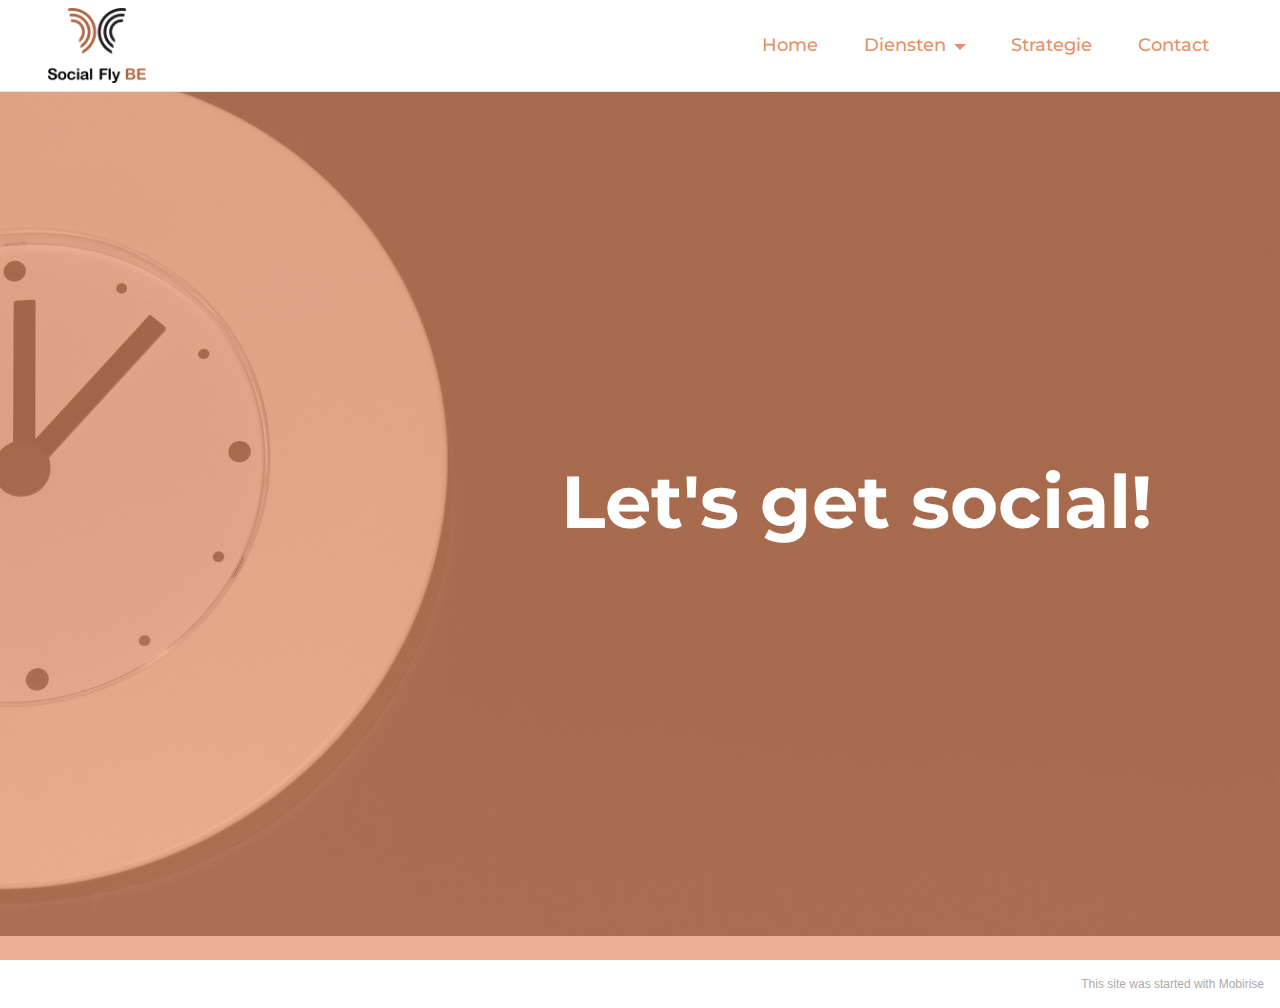
<file: index.html>
<!DOCTYPE html>
<html  >
<head>
  <!-- Site made with Mobirise Website Builder v5.2.0, https://mobirise.com -->
  <meta charset="UTF-8">
  <meta http-equiv="X-UA-Compatible" content="IE=edge">
  <meta name="generator" content="Mobirise v5.2.0, mobirise.com">
  <meta name="twitter:card" content="summary_large_image"/>
  <meta name="twitter:image:src" content="assets/images/index-meta.png">
  <meta property="og:image" content="assets/images/index-meta.png">
  <meta name="twitter:title" content="Home">
  <meta name="viewport" content="width=device-width, initial-scale=1, minimum-scale=1">
  <link rel="shortcut icon" href="assets/images/82c086f1-37c4-4089-bbe8-49c4c279868e-206x158.png" type="image/x-icon">
  <meta name="description" content="">
  
  
  <title>Home</title>
  <link rel="stylesheet" href="assets/tether/tether.min.css">
  <link rel="stylesheet" href="assets/bootstrap/css/bootstrap.min.css">
  <link rel="stylesheet" href="assets/bootstrap/css/bootstrap-grid.min.css">
  <link rel="stylesheet" href="assets/bootstrap/css/bootstrap-reboot.min.css">
  <link rel="stylesheet" href="assets/dropdown/css/style.css">
  <link rel="stylesheet" href="assets/socicon/css/styles.css">
  <link rel="stylesheet" href="assets/theme/css/style.css">
  <link rel="preload" as="style" href="assets/mobirise/css/mbr-additional.css"><link rel="stylesheet" href="assets/mobirise/css/mbr-additional.css" type="text/css">
  
  
  
  
</head>
<body>
  
  <section class="menu cid-s48OLK6784" once="menu" id="menu1-h">
    
    <nav class="navbar navbar-dropdown navbar-fixed-top navbar-expand-lg">
        <div class="container-fluid">
            <div class="navbar-brand">
                <span class="navbar-logo">
                    <a href="index.html">
                        <img src="assets/images/82c086f1-37c4-4089-bbe8-49c4c279868e-206x158.png" alt="social-fly" style="height: 4.7rem;">
                    </a>
                </span>
                
            </div>
            <button class="navbar-toggler" type="button" data-toggle="collapse" data-target="#navbarSupportedContent" aria-controls="navbarNavAltMarkup" aria-expanded="false" aria-label="Toggle navigation">
                <div class="hamburger">
                    <span></span>
                    <span></span>
                    <span></span>
                    <span></span>
                </div>
            </button>
            <div class="collapse navbar-collapse" id="navbarSupportedContent">
                <ul class="navbar-nav nav-dropdown nav-right" data-app-modern-menu="true"><li class="nav-item"><a class="nav-link link text-primary display-4" href="index.html">Home</a></li><li class="nav-item dropdown"><a class="nav-link link dropdown-toggle text-primary display-4" href="#" data-toggle="dropdown-submenu" aria-expanded="false">
                            Diensten</a><div class="dropdown-menu"><a class="dropdown-item text-primary display-4" href="design.html">Design</a><a class="dropdown-item text-primary display-4" href="onlinemarketing.html">Online marketing</a><a class="dropdown-item text-primary display-4" href="extra.html">Extra</a></div></li>
                    <li class="nav-item"><a class="nav-link link text-primary display-4" href="strategie.html" aria-expanded="false">Strategie</a></li><li class="nav-item"><a class="nav-link link text-primary display-4" href="contact.html">
                            Contact</a></li></ul>
                
                
            </div>
        </div>
    </nav>

</section>

<section class="header5 cid-soKPLCpQJw mbr-fullscreen mbr-parallax-background" id="header5-q">

    

    <div class="mbr-overlay" style="opacity: 0.7; background-color: rgb(231, 144, 101);"></div>

    <div class="container">
        <div class="row justify-content-end">
            <div class="col-12 col-lg-7">
                <h1 class="mbr-section-title mbr-fonts-style mbr-white mb-3 display-1"><strong>Let's get social!</strong></h1>
                
                
                
            </div>
        </div>
    </div>
</section><section style="background-color: #fff; font-family: -apple-system, BlinkMacSystemFont, 'Segoe UI', 'Roboto', 'Helvetica Neue', Arial, sans-serif; color:#aaa; font-size:12px; padding: 0; align-items: center; display: flex;"><a href="https://mobirise.site/u" style="flex: 1 1; height: 3rem; padding-left: 1rem;"></a><p style="flex: 0 0 auto; margin:0; padding-right:1rem;">This <a href="https://mobirise.site/e" style="color:#aaa;">site</a> was started with Mobirise</p></section><script src="assets/web/assets/jquery/jquery.min.js"></script>  <script src="assets/popper/popper.min.js"></script>  <script src="assets/tether/tether.min.js"></script>  <script src="assets/bootstrap/js/bootstrap.min.js"></script>  <script src="assets/web/assets/cookies-alert-plugin/cookies-alert-core.js"></script>  <script src="assets/web/assets/cookies-alert-plugin/cookies-alert-script.js"></script>  <script src="assets/smoothscroll/smooth-scroll.js"></script>  <script src="assets/dropdown/js/nav-dropdown.js"></script>  <script src="assets/dropdown/js/navbar-dropdown.js"></script>  <script src="assets/touchswipe/jquery.touch-swipe.min.js"></script>  <script src="assets/parallax/jarallax.min.js"></script>  <script src="assets/theme/js/script.js"></script>  
  
  
<input name="cookieData" type="hidden" data-cookie-customDialogSelector='null' data-cookie-colorText='#ffffff' data-cookie-colorBg='rgba(0, 0, 0, 0.97)' data-cookie-textButton='Agree' data-cookie-colorButton='' data-cookie-colorLink='#424a4d' data-cookie-underlineLink='false' data-cookie-text="We use cookies to give you the best experience.">
  </body>
</html>
</file>
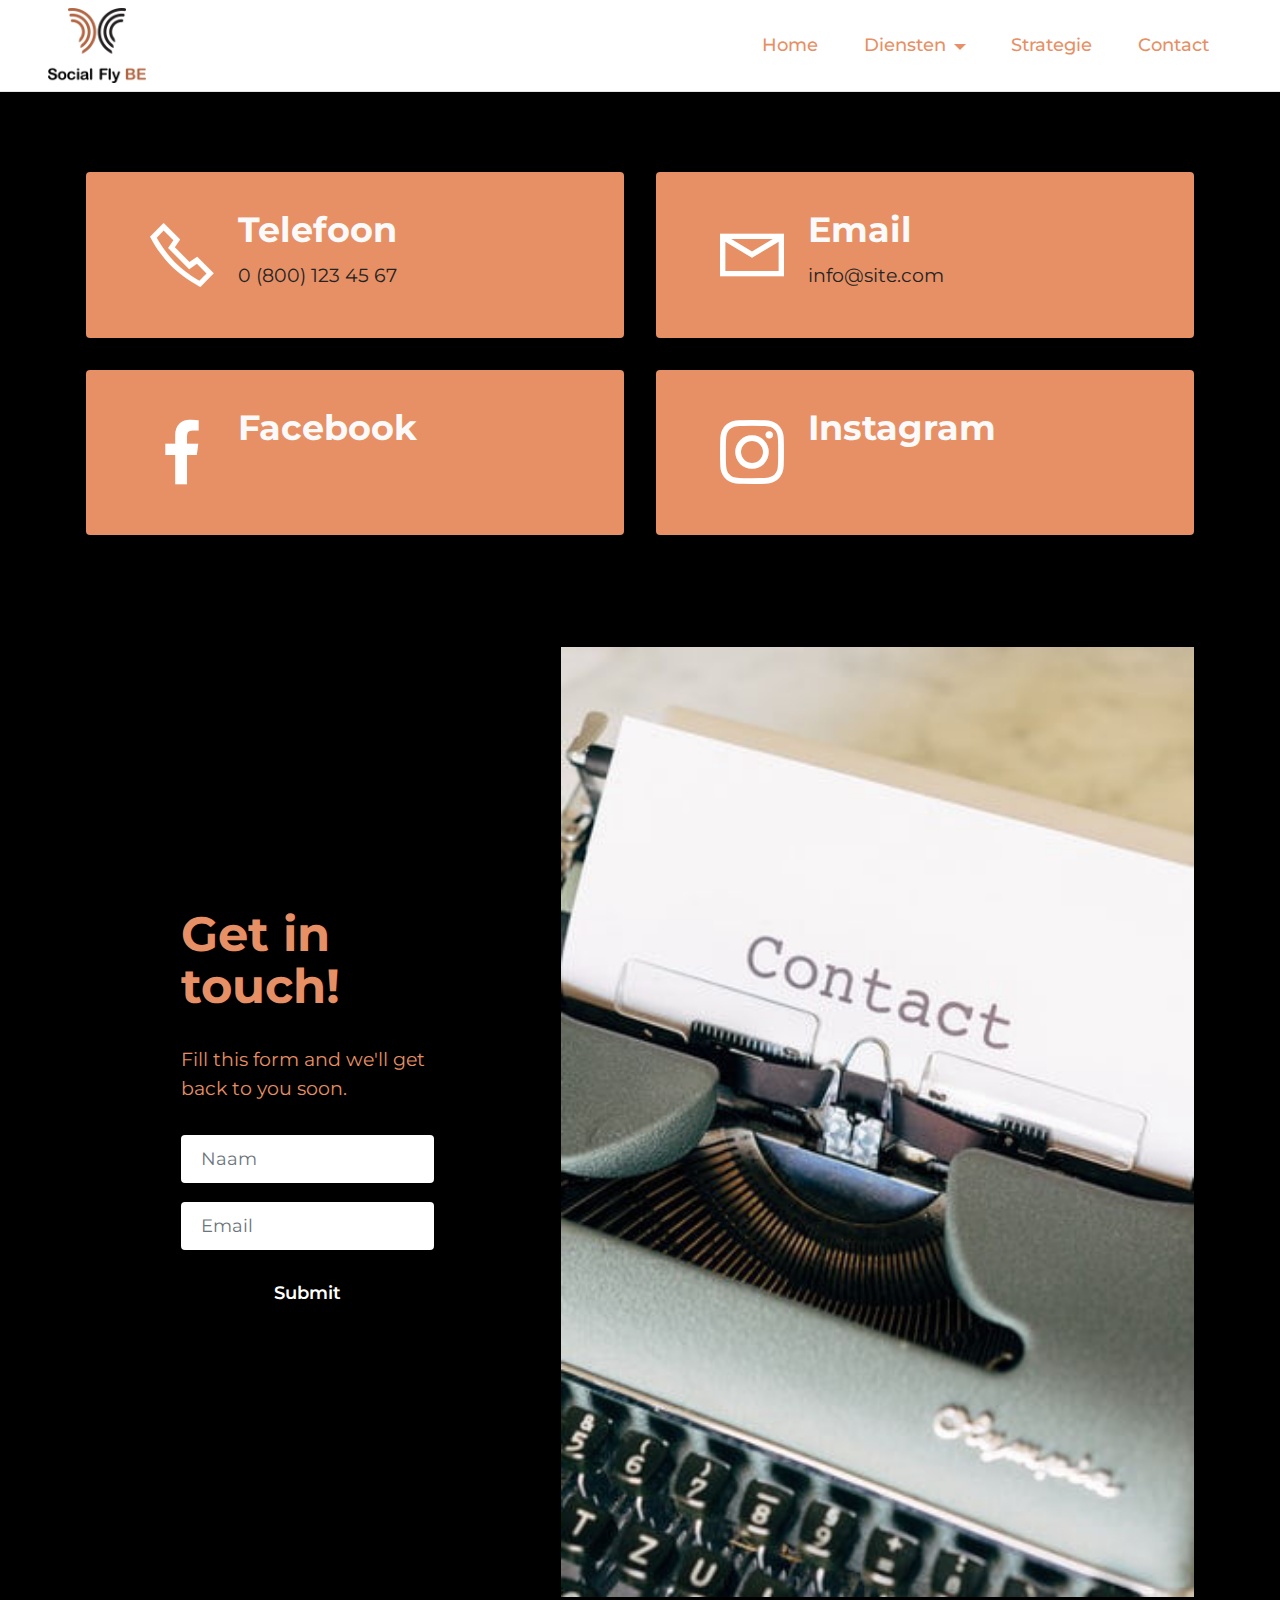
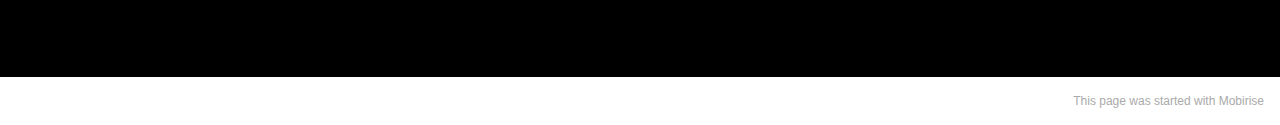
<file: contact.html>
<!DOCTYPE html>
<html  >
<head>
  <!-- Site made with Mobirise Website Builder v5.2.0, https://mobirise.com -->
  <meta charset="UTF-8">
  <meta http-equiv="X-UA-Compatible" content="IE=edge">
  <meta name="generator" content="Mobirise v5.2.0, mobirise.com">
  <meta name="viewport" content="width=device-width, initial-scale=1, minimum-scale=1">
  <link rel="shortcut icon" href="assets/images/82c086f1-37c4-4089-bbe8-49c4c279868e-206x158.png" type="image/x-icon">
  <meta name="description" content="">
  
  
  <title>Contact</title>
  <link rel="stylesheet" href="assets/web/assets/mobirise-icons2/mobirise2.css">
  <link rel="stylesheet" href="assets/tether/tether.min.css">
  <link rel="stylesheet" href="assets/bootstrap/css/bootstrap.min.css">
  <link rel="stylesheet" href="assets/bootstrap/css/bootstrap-grid.min.css">
  <link rel="stylesheet" href="assets/bootstrap/css/bootstrap-reboot.min.css">
  <link rel="stylesheet" href="assets/dropdown/css/style.css">
  <link rel="stylesheet" href="assets/socicon/css/styles.css">
  <link rel="stylesheet" href="assets/theme/css/style.css">
  <link rel="preload" as="style" href="assets/mobirise/css/mbr-additional.css"><link rel="stylesheet" href="assets/mobirise/css/mbr-additional.css" type="text/css">
  
  
  
  
</head>
<body>
  
  <section class="menu cid-s48OLK6784" once="menu" id="menu1-r">
    
    <nav class="navbar navbar-dropdown navbar-fixed-top navbar-expand-lg">
        <div class="container-fluid">
            <div class="navbar-brand">
                <span class="navbar-logo">
                    <a href="index.html">
                        <img src="assets/images/82c086f1-37c4-4089-bbe8-49c4c279868e-206x158.png" alt="social-fly" style="height: 4.7rem;">
                    </a>
                </span>
                
            </div>
            <button class="navbar-toggler" type="button" data-toggle="collapse" data-target="#navbarSupportedContent" aria-controls="navbarNavAltMarkup" aria-expanded="false" aria-label="Toggle navigation">
                <div class="hamburger">
                    <span></span>
                    <span></span>
                    <span></span>
                    <span></span>
                </div>
            </button>
            <div class="collapse navbar-collapse" id="navbarSupportedContent">
                <ul class="navbar-nav nav-dropdown nav-right" data-app-modern-menu="true"><li class="nav-item"><a class="nav-link link text-primary display-4" href="index.html">Home</a></li><li class="nav-item dropdown"><a class="nav-link link dropdown-toggle text-primary display-4" href="#" data-toggle="dropdown-submenu" aria-expanded="false">
                            Diensten</a><div class="dropdown-menu"><a class="dropdown-item text-primary display-4" href="design.html">Design</a><a class="dropdown-item text-primary display-4" href="onlinemarketing.html">Online marketing</a><a class="dropdown-item text-primary display-4" href="extra.html">Extra</a></div></li>
                    <li class="nav-item"><a class="nav-link link text-primary display-4" href="strategie.html" aria-expanded="false">Strategie</a></li><li class="nav-item"><a class="nav-link link text-primary display-4" href="contact.html">
                            Contact</a></li></ul>
                
                
            </div>
        </div>
    </nav>

</section>

<section class="contacts2 cid-soKRa0VqBw" id="contacts2-t">
    <!---->
    
    
    <div class="container">
        
        <div class="row justify-content-center mt-4">
            <div class="card col-12 col-md-6">
                <div class="card-wrapper">
                    <div class="image-wrapper">
                        <span class="mbr-iconfont mobi-mbri-phone mobi-mbri" style="color: rgb(255, 255, 255); fill: rgb(255, 255, 255);"></span>
                    </div>
                    <div class="text-wrapper">
                        <h6 class="card-title mbr-fonts-style mb-1 display-5">
                            <strong>Telefoon</strong></h6>
                        <p class="mbr-text mbr-fonts-style display-7">
                            <a href="tel:+12345678910" class="text-black">0 (800) 123 45 67</a>
                        </p>
                    </div>
                </div>
            </div>
            <div class="card col-12 col-md-6">
                <div class="card-wrapper">
                    <div class="image-wrapper">
                        <span class="mbr-iconfont mobi-mbri-letter mobi-mbri" style="color: rgb(255, 255, 255); fill: rgb(255, 255, 255);"></span>
                    </div>
                    <div class="text-wrapper">
                        <h6 class="card-title mbr-fonts-style mb-1 display-5">
                            <strong>Email</strong>
                        </h6>
                        <p class="mbr-text mbr-fonts-style display-7">
                            <a href="mailto:info@site.com" class="text-black">info@site.com</a>
                        </p>
                    </div>
                </div>
            </div>
            <div class="card col-12 col-md-6">
                <div class="card-wrapper">
                    <div class="image-wrapper">
                        <span class="mbr-iconfont socicon-facebook socicon" style="color: rgb(255, 255, 255); fill: rgb(255, 255, 255);"></span>
                    </div>
                    <div class="text-wrapper">
                        <h6 class="card-title mbr-fonts-style mb-1 display-5">
                            <strong>Facebook</strong></h6>
                        <p class="mbr-text mbr-fonts-style display-7"></p>
                    </div>
                </div>
            </div>
            <div class="card col-12 col-md-6">
                <div class="card-wrapper">
                    <div class="image-wrapper">
                        <span class="mbr-iconfont socicon-instagram socicon" style="color: rgb(255, 255, 255); fill: rgb(255, 255, 255);"></span>
                    </div>
                    <div class="text-wrapper">
                        <h6 class="card-title mbr-fonts-style mb-1 display-5"><strong>Instagram</strong></h6>
                        <p class="mbr-text mbr-fonts-style display-7">&nbsp;</p>
                    </div>
                </div>
            </div>
        </div>
    </div>
</section>

<section class="form4 cid-soKQWNENAE" id="form4-s">

    

    

    <div class="container">
        <div class="row content-wrapper justify-content-center">
            <div class="col-lg-3 offset-lg-1 mbr-form" data-form-type="formoid">
                <form action="https://mobirise.eu/" method="POST" class="mbr-form form-with-styler" data-form-title="Form Name"><input type="hidden" name="email" data-form-email="true" value="mt6BFDpK9m+49Rb4I0CTd6cQZKQGbx7QbkQBDe/fCq3mWDG9KXBsVb7Ojh2WWriGTgKbT610whqI+cjtFEmG/LUVzvQzCRCqAyvRqZI7um6alqA+ZPwPLf0a2FiFkEZ/">
                    <div class="">
                        <div hidden="hidden" data-form-alert="" class="alert alert-success col-12">Bedankt!</div>
                        <div hidden="hidden" data-form-alert-danger="" class="alert alert-danger col-12">Oops...! some
                            problem!</div>
                    </div>
                    <div class="dragArea row">
                        <div class="col-lg-12 col-md-12 col-sm-12">
                            <h1 class="mbr-section-title mb-4 display-2">
                                <strong>Get in touch!</strong></h1>
                        </div>
                        <div class="col-lg-12 col-md-12 col-sm-12">
                            <p class="mbr-text mbr-fonts-style mb-4 display-7">
                                Fill this form and we'll get back to you soon.</p>
                        </div>
                        <div class="col-lg-12 col-md col-12 form-group" data-for="name">
                            <input type="text" name="name" placeholder="Naam" data-form-field="name" class="form-control" value="" id="name-form4-s">
                        </div>
                        <div class="col-lg-12 col-md col-12 form-group" data-for="email">
                            <input type="email" name="email" placeholder="Email" data-form-field="email" class="form-control" value="" id="email-form4-s">
                        </div>
                        <div class="col-12 col-md-auto mbr-section-btn">
                            <button type="submit" class="btn btn-secondary display-4">Submit</button>
                        </div>
                    </div>
                </form>
            </div>
            <div class="col-lg-7 offset-lg-1 col-12">
                <div class="image-wrapper">
                    <img class="w-100" src="assets/images/contact-334x501.jpg" alt="Mobirise">
                </div>
            </div>
        </div>
    </div>
</section><section style="background-color: #fff; font-family: -apple-system, BlinkMacSystemFont, 'Segoe UI', 'Roboto', 'Helvetica Neue', Arial, sans-serif; color:#aaa; font-size:12px; padding: 0; align-items: center; display: flex;"><a href="https://mobirise.site/n" style="flex: 1 1; height: 3rem; padding-left: 1rem;"></a><p style="flex: 0 0 auto; margin:0; padding-right:1rem;"><a href="https://mobirise.site/d" style="color:#aaa;">This page</a> was started with Mobirise</p></section><script src="assets/web/assets/jquery/jquery.min.js"></script>  <script src="assets/popper/popper.min.js"></script>  <script src="assets/tether/tether.min.js"></script>  <script src="assets/bootstrap/js/bootstrap.min.js"></script>  <script src="assets/web/assets/cookies-alert-plugin/cookies-alert-core.js"></script>  <script src="assets/web/assets/cookies-alert-plugin/cookies-alert-script.js"></script>  <script src="assets/smoothscroll/smooth-scroll.js"></script>  <script src="assets/dropdown/js/nav-dropdown.js"></script>  <script src="assets/dropdown/js/navbar-dropdown.js"></script>  <script src="assets/touchswipe/jquery.touch-swipe.min.js"></script>  <script src="assets/theme/js/script.js"></script>  <script src="assets/formoid/formoid.min.js"></script>  
  
  
<input name="cookieData" type="hidden" data-cookie-customDialogSelector='null' data-cookie-colorText='#ffffff' data-cookie-colorBg='rgba(0, 0, 0, 0.97)' data-cookie-textButton='Agree' data-cookie-colorButton='' data-cookie-colorLink='#424a4d' data-cookie-underlineLink='false' data-cookie-text="We use cookies to give you the best experience.">
  </body>
</html>
</file>
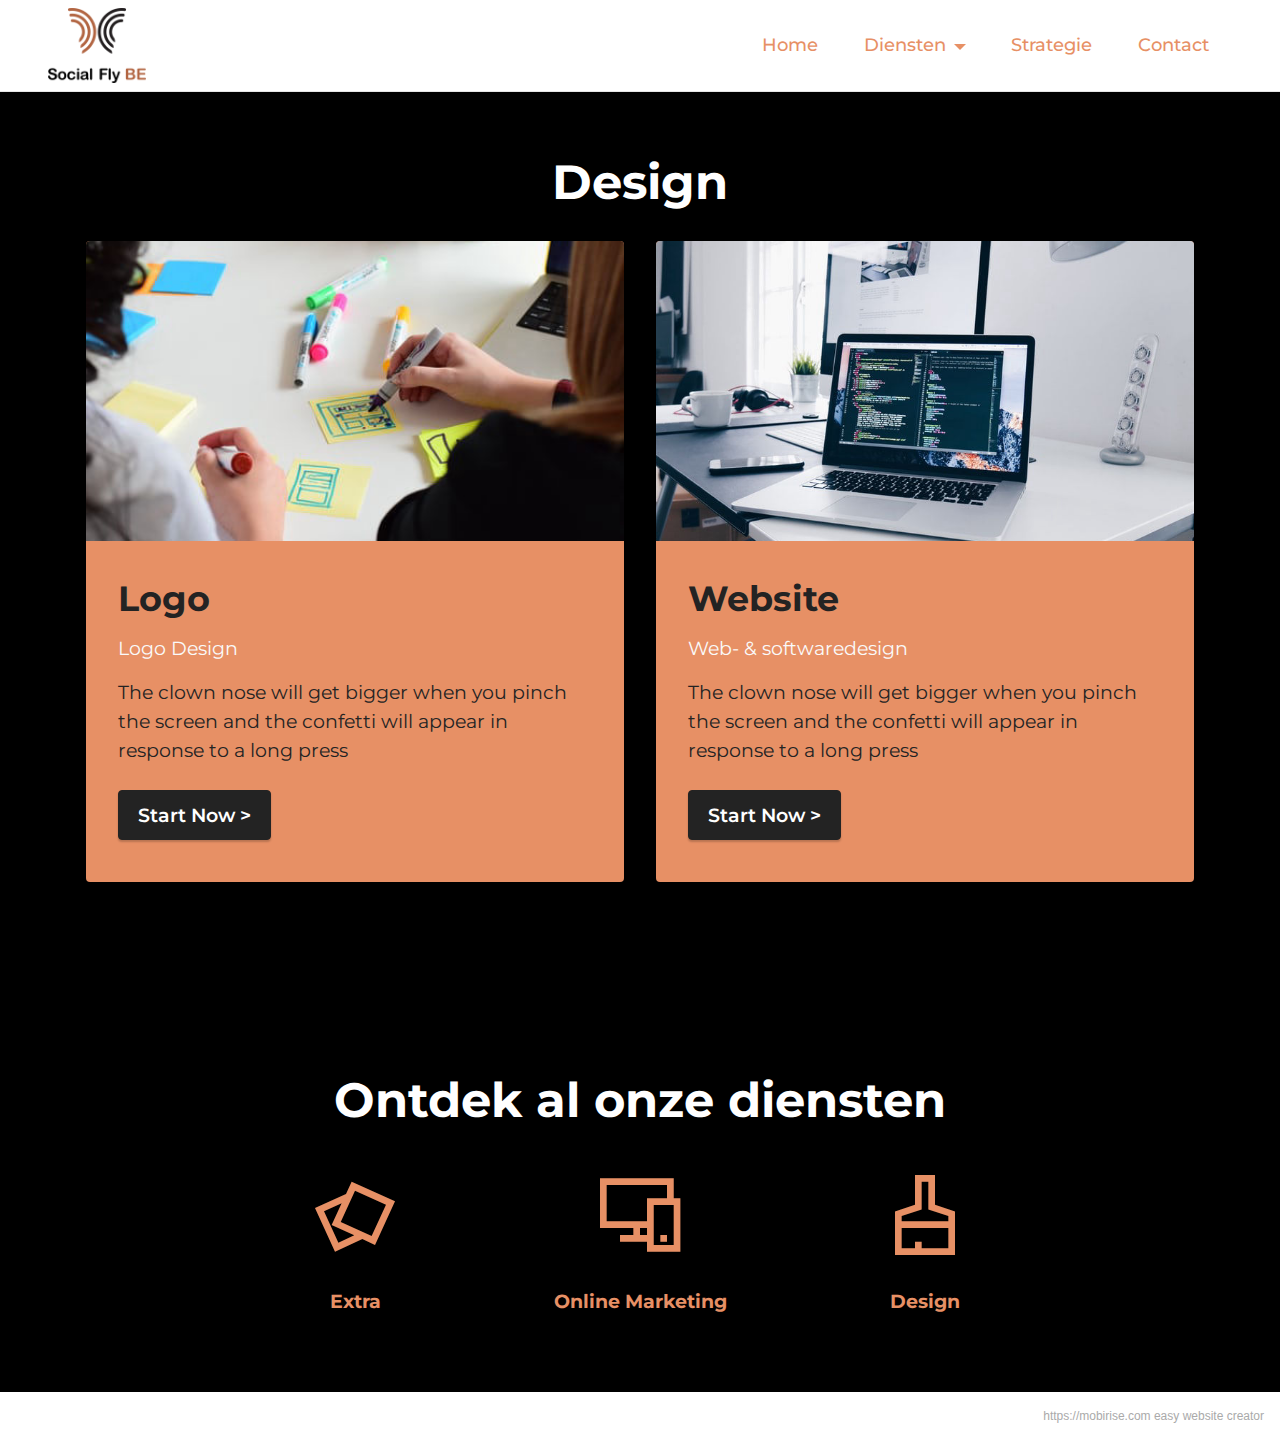
<file: design.html>
<!DOCTYPE html>
<html  >
<head>
  <!-- Site made with Mobirise Website Builder v5.2.0, https://mobirise.com -->
  <meta charset="UTF-8">
  <meta http-equiv="X-UA-Compatible" content="IE=edge">
  <meta name="generator" content="Mobirise v5.2.0, mobirise.com">
  <meta name="twitter:card" content="summary_large_image"/>
  <meta name="twitter:image:src" content="assets/images/design-meta.png">
  <meta property="og:image" content="assets/images/design-meta.png">
  <meta name="twitter:title" content="Design">
  <meta name="viewport" content="width=device-width, initial-scale=1, minimum-scale=1">
  <link rel="shortcut icon" href="assets/images/82c086f1-37c4-4089-bbe8-49c4c279868e-206x158.png" type="image/x-icon">
  <meta name="description" content="">
  
  
  <title>Design</title>
  <link rel="stylesheet" href="assets/web/assets/mobirise-icons2/mobirise2.css">
  <link rel="stylesheet" href="assets/tether/tether.min.css">
  <link rel="stylesheet" href="assets/bootstrap/css/bootstrap.min.css">
  <link rel="stylesheet" href="assets/bootstrap/css/bootstrap-grid.min.css">
  <link rel="stylesheet" href="assets/bootstrap/css/bootstrap-reboot.min.css">
  <link rel="stylesheet" href="assets/dropdown/css/style.css">
  <link rel="stylesheet" href="assets/socicon/css/styles.css">
  <link rel="stylesheet" href="assets/theme/css/style.css">
  <link rel="preload" as="style" href="assets/mobirise/css/mbr-additional.css"><link rel="stylesheet" href="assets/mobirise/css/mbr-additional.css" type="text/css">
  
  
  
  
</head>
<body>
  
  <section class="menu cid-s48OLK6784" once="menu" id="menu1-y">
    
    <nav class="navbar navbar-dropdown navbar-fixed-top navbar-expand-lg">
        <div class="container-fluid">
            <div class="navbar-brand">
                <span class="navbar-logo">
                    <a href="index.html">
                        <img src="assets/images/82c086f1-37c4-4089-bbe8-49c4c279868e-206x158.png" alt="social-fly" style="height: 4.7rem;">
                    </a>
                </span>
                
            </div>
            <button class="navbar-toggler" type="button" data-toggle="collapse" data-target="#navbarSupportedContent" aria-controls="navbarNavAltMarkup" aria-expanded="false" aria-label="Toggle navigation">
                <div class="hamburger">
                    <span></span>
                    <span></span>
                    <span></span>
                    <span></span>
                </div>
            </button>
            <div class="collapse navbar-collapse" id="navbarSupportedContent">
                <ul class="navbar-nav nav-dropdown nav-right" data-app-modern-menu="true"><li class="nav-item"><a class="nav-link link text-primary display-4" href="index.html">Home</a></li><li class="nav-item dropdown"><a class="nav-link link dropdown-toggle text-primary display-4" href="#" data-toggle="dropdown-submenu" aria-expanded="false">
                            Diensten</a><div class="dropdown-menu"><a class="dropdown-item text-primary display-4" href="design.html">Design</a><a class="dropdown-item text-primary display-4" href="onlinemarketing.html">Online marketing</a><a class="dropdown-item text-primary display-4" href="extra.html">Extra</a></div></li>
                    <li class="nav-item"><a class="nav-link link text-primary display-4" href="strategie.html" aria-expanded="false">Strategie</a></li><li class="nav-item"><a class="nav-link link text-primary display-4" href="contact.html">
                            Contact</a></li></ul>
                
                
            </div>
        </div>
    </nav>

</section>

<section class="features4 cid-spcpOVsLA3" id="features4-z">
    
    
    <div class="container">
        <div class="mbr-section-head">
            <h4 class="mbr-section-title mbr-fonts-style align-center mb-0 display-2">
                <strong>Design</strong></h4>
            
        </div>
        <div class="row mt-4">
            <div class="item features-image сol-12 col-md-6 col-lg-6">
                <div class="item-wrapper">
                    <div class="item-img">
                        <img src="assets/images/logo-500x333.jpg" alt="" title="">
                    </div>
                    <div class="item-content">
                        <h5 class="item-title mbr-fonts-style display-5"><strong>Logo</strong></h5>
                        <h6 class="item-subtitle mbr-fonts-style mt-1 display-7">Logo Design</h6>
                        <p class="mbr-text mbr-fonts-style mt-3 display-7">The clown nose will get bigger when you pinch the screen and the confetti will appear in response to a long press</p>
                    </div>
                    <div class="mbr-section-btn item-footer mt-2"><a href="" class="btn item-btn btn-black display-7" target="_blank">Start Now &gt;</a></div>
                </div>
            </div>
            <div class="item features-image сol-12 col-md-6 col-lg-6">
                <div class="item-wrapper">
                    <div class="item-img">
                        <img src="assets/images/design-website-752x501.jpg" alt="" title="">
                    </div>
                    <div class="item-content">
                        <h5 class="item-title mbr-fonts-style display-5"><strong>Website</strong></h5>
                        <h6 class="item-subtitle mbr-fonts-style mt-1 display-7">
                            Web- &amp; softwaredesign</h6>
                        <p class="mbr-text mbr-fonts-style mt-3 display-7">The clown nose will get bigger when you pinch the screen and the confetti will appear in response to a long press</p>
                    </div>
                    <div class="mbr-section-btn item-footer mt-2"><a href="" class="btn item-btn btn-black display-7" target="_blank">Start Now &gt;</a></div>
                </div>
            </div>
            
            
        </div>
    </div>
</section>

<section class="features1 cid-spctxzdHi6" id="features1-18">
    

    
    <div class="container">
        <div class="row">
            <div class="col-12 col-lg-9">
                <h3 class="mbr-section-title mbr-fonts-style align-center mb-0 display-2">
                    <strong>Ontdek al onze diensten</strong></h3>
                
            </div>
        </div>
        <div class="row">
            <div class="card col-12 col-md-6 col-lg-3">
                <div class="card-wrapper">
                    <div class="card-box align-center">
                        <div class="iconfont-wrapper">
                            <a href="page7.html"><span class="mbr-iconfont mobi-mbri-image-gallery mobi-mbri" style="color: rgb(231, 144, 101); fill: rgb(231, 144, 101);"></span></a>
                        </div>
                        <h5 class="card-title mbr-fonts-style display-7"><a href="page7.html" class="text-primary"><strong>Extra</strong></a></h5>
                        
                    </div>
                </div>
            </div>
            <div class="card col-12 col-md-6 col-lg-3">
                <div class="card-wrapper">
                    <div class="card-box align-center">
                        <div class="iconfont-wrapper">
                            <span class="mbr-iconfont mobi-mbri-responsive-2 mobi-mbri" style="color: rgb(231, 144, 101); fill: rgb(231, 144, 101);"></span>
                        </div>
                        <h5 class="card-title mbr-fonts-style display-7"><a href="page6.html" class="text-primary"><strong>Online Marketing</strong></a></h5>
                        
                    </div>
                </div>
            </div>
            <div class="card col-12 col-md-6 col-lg-3">
                <div class="card-wrapper">
                    <div class="card-box align-center">
                        <div class="iconfont-wrapper">
                            <span class="mbr-iconfont mobi-mbri-website-theme-2 mobi-mbri" style="color: rgb(231, 144, 101); fill: rgb(231, 144, 101);"></span>
                        </div>
                        <h5 class="card-title mbr-fonts-style display-7"><a href="page5.html" class="text-primary"><strong>Design</strong></a></h5>
                        
                    </div>
                </div>
            </div>
            
        </div>
    </div>
</section><section style="background-color: #fff; font-family: -apple-system, BlinkMacSystemFont, 'Segoe UI', 'Roboto', 'Helvetica Neue', Arial, sans-serif; color:#aaa; font-size:12px; padding: 0; align-items: center; display: flex;"><a href="https://mobirise.site/q" style="flex: 1 1; height: 3rem; padding-left: 1rem;"></a><p style="flex: 0 0 auto; margin:0; padding-right:1rem;"><a href="https://mobirise.site" style="color:#aaa;">https://mobirise.com</a> easy website creator</p></section><script src="assets/web/assets/jquery/jquery.min.js"></script>  <script src="assets/popper/popper.min.js"></script>  <script src="assets/tether/tether.min.js"></script>  <script src="assets/bootstrap/js/bootstrap.min.js"></script>  <script src="assets/web/assets/cookies-alert-plugin/cookies-alert-core.js"></script>  <script src="assets/web/assets/cookies-alert-plugin/cookies-alert-script.js"></script>  <script src="assets/smoothscroll/smooth-scroll.js"></script>  <script src="assets/dropdown/js/nav-dropdown.js"></script>  <script src="assets/dropdown/js/navbar-dropdown.js"></script>  <script src="assets/touchswipe/jquery.touch-swipe.min.js"></script>  <script src="assets/theme/js/script.js"></script>  
  
  
<input name="cookieData" type="hidden" data-cookie-customDialogSelector='null' data-cookie-colorText='#ffffff' data-cookie-colorBg='rgba(0, 0, 0, 0.97)' data-cookie-textButton='Agree' data-cookie-colorButton='' data-cookie-colorLink='#424a4d' data-cookie-underlineLink='false' data-cookie-text="We use cookies to give you the best experience.">
  </body>
</html>
</file>
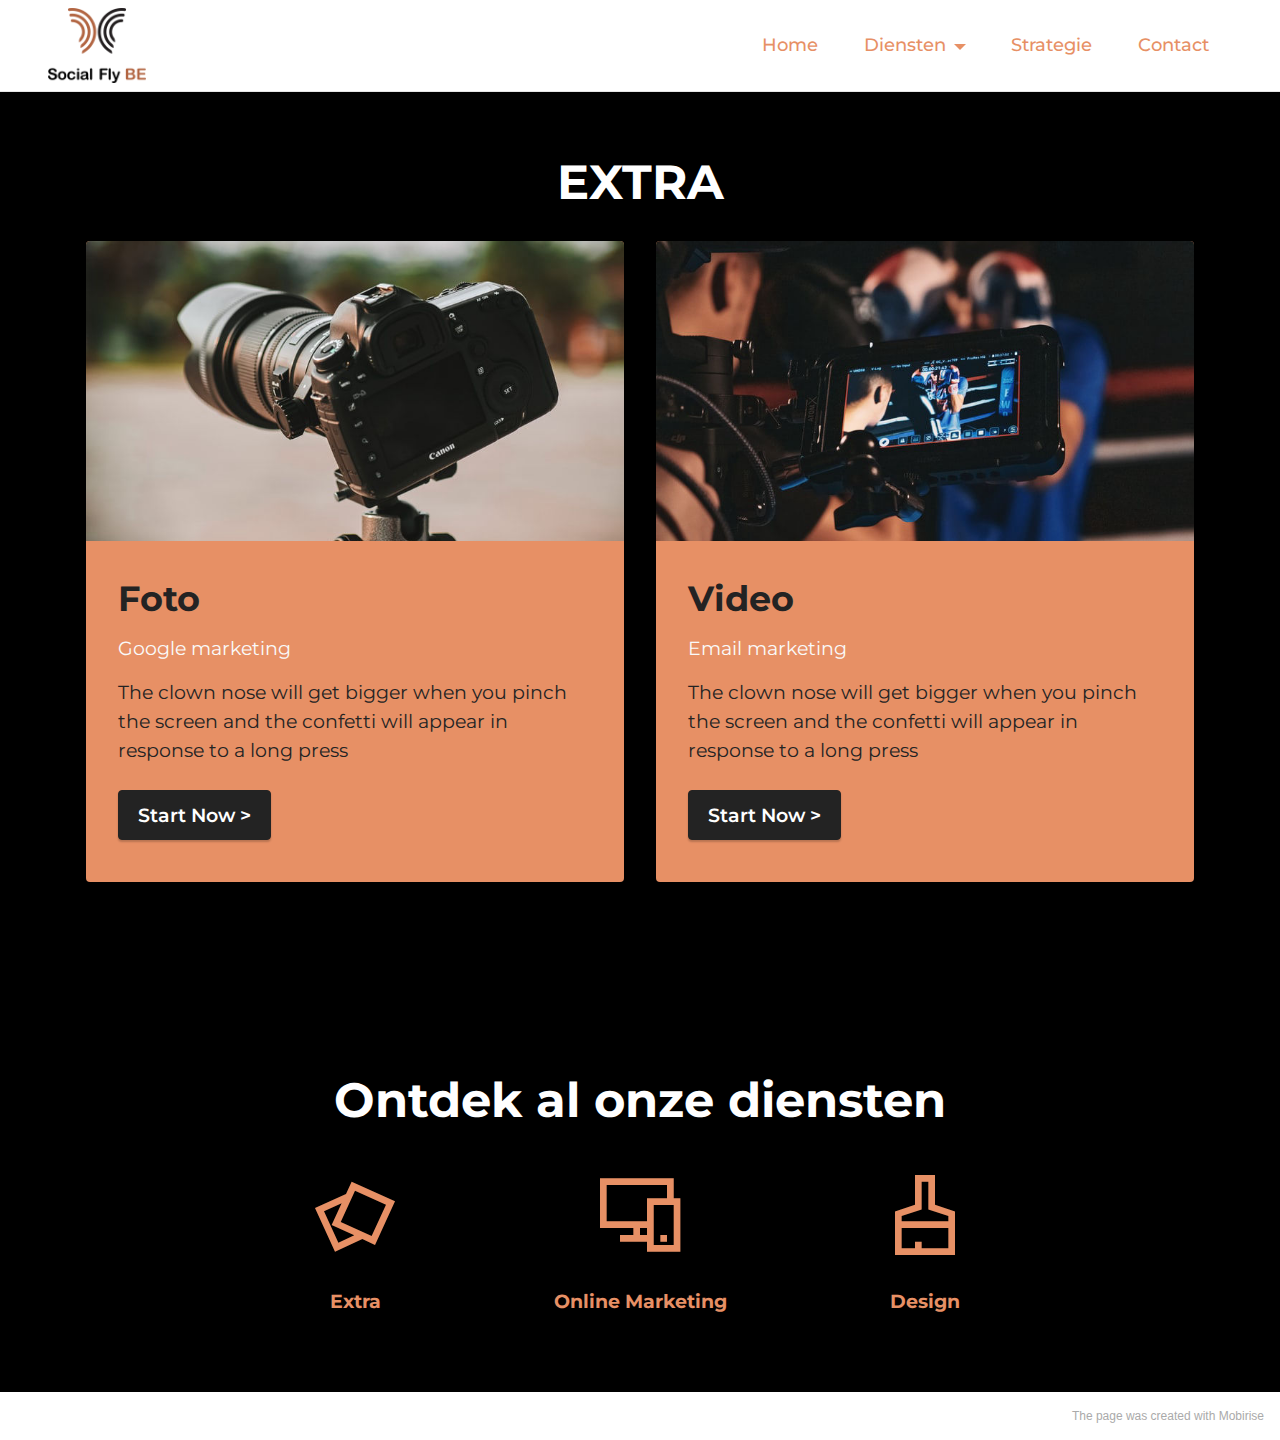
<file: extra.html>
<!DOCTYPE html>
<html  >
<head>
  <!-- Site made with Mobirise Website Builder v5.2.0, https://mobirise.com -->
  <meta charset="UTF-8">
  <meta http-equiv="X-UA-Compatible" content="IE=edge">
  <meta name="generator" content="Mobirise v5.2.0, mobirise.com">
  <meta name="twitter:card" content="summary_large_image"/>
  <meta name="twitter:image:src" content="assets/images/extra-meta.png">
  <meta property="og:image" content="assets/images/extra-meta.png">
  <meta name="twitter:title" content="Extra">
  <meta name="viewport" content="width=device-width, initial-scale=1, minimum-scale=1">
  <link rel="shortcut icon" href="assets/images/82c086f1-37c4-4089-bbe8-49c4c279868e-206x158.png" type="image/x-icon">
  <meta name="description" content="">
  
  
  <title>Extra</title>
  <link rel="stylesheet" href="assets/web/assets/mobirise-icons2/mobirise2.css">
  <link rel="stylesheet" href="assets/tether/tether.min.css">
  <link rel="stylesheet" href="assets/bootstrap/css/bootstrap.min.css">
  <link rel="stylesheet" href="assets/bootstrap/css/bootstrap-grid.min.css">
  <link rel="stylesheet" href="assets/bootstrap/css/bootstrap-reboot.min.css">
  <link rel="stylesheet" href="assets/dropdown/css/style.css">
  <link rel="stylesheet" href="assets/socicon/css/styles.css">
  <link rel="stylesheet" href="assets/theme/css/style.css">
  <link rel="preload" as="style" href="assets/mobirise/css/mbr-additional.css"><link rel="stylesheet" href="assets/mobirise/css/mbr-additional.css" type="text/css">
  
  
  
  
</head>
<body>
  
  <section class="menu cid-spcsSxnbmz" once="menu" id="menu1-14">
    
    <nav class="navbar navbar-dropdown navbar-fixed-top navbar-expand-lg">
        <div class="container-fluid">
            <div class="navbar-brand">
                <span class="navbar-logo">
                    <a href="index.html">
                        <img src="assets/images/82c086f1-37c4-4089-bbe8-49c4c279868e-206x158.png" alt="social-fly" style="height: 4.7rem;">
                    </a>
                </span>
                
            </div>
            <button class="navbar-toggler" type="button" data-toggle="collapse" data-target="#navbarSupportedContent" aria-controls="navbarNavAltMarkup" aria-expanded="false" aria-label="Toggle navigation">
                <div class="hamburger">
                    <span></span>
                    <span></span>
                    <span></span>
                    <span></span>
                </div>
            </button>
            <div class="collapse navbar-collapse" id="navbarSupportedContent">
                <ul class="navbar-nav nav-dropdown nav-right" data-app-modern-menu="true"><li class="nav-item"><a class="nav-link link text-primary display-4" href="index.html">Home</a></li><li class="nav-item dropdown"><a class="nav-link link dropdown-toggle text-primary display-4" href="#" data-toggle="dropdown-submenu" aria-expanded="false">
                            Diensten</a><div class="dropdown-menu"><a class="dropdown-item text-primary display-4" href="design.html">Design</a><a class="dropdown-item text-primary display-4" href="onlinemarketing.html">Online marketing</a><a class="dropdown-item text-primary display-4" href="extra.html">Extra</a></div></li>
                    <li class="nav-item"><a class="nav-link link text-primary display-4" href="strategie.html" aria-expanded="false">Strategie</a></li><li class="nav-item"><a class="nav-link link text-primary display-4" href="contact.html">
                            Contact</a></li></ul>
                
                
            </div>
        </div>
    </nav>

</section>

<section class="features4 cid-spcsSy0Iwo" id="features4-15">
    
    
    <div class="container">
        <div class="mbr-section-head">
            <h4 class="mbr-section-title mbr-fonts-style align-center mb-0 display-2"><strong>EXTRA</strong></h4>
            
        </div>
        <div class="row mt-4">
            <div class="item features-image сol-12 col-md-6 col-lg-6">
                <div class="item-wrapper">
                    <div class="item-img">
                        <img src="assets/images/diensten-extra-photograpy-750x501.jpg" alt="" title="">
                    </div>
                    <div class="item-content">
                        <h5 class="item-title mbr-fonts-style display-5"><strong>Foto</strong></h5>
                        <h6 class="item-subtitle mbr-fonts-style mt-1 display-7">Google marketing</h6>
                        <p class="mbr-text mbr-fonts-style mt-3 display-7">The clown nose will get bigger when you pinch the screen and the confetti will appear in response to a long press</p>
                    </div>
                    <div class="mbr-section-btn item-footer mt-2"><a href="" class="btn item-btn btn-black display-7" target="_blank">Start Now &gt;</a></div>
                </div>
            </div><div class="item features-image сol-12 col-md-6 col-lg-6">
                <div class="item-wrapper">
                    <div class="item-img">
                        <img src="assets/images/diensten-extra-video-content-751x501.jpg" alt="" title="">
                    </div>
                    <div class="item-content">
                        <h5 class="item-title mbr-fonts-style display-5"><strong>Video</strong></h5>
                        <h6 class="item-subtitle mbr-fonts-style mt-1 display-7">Email marketing</h6>
                        <p class="mbr-text mbr-fonts-style mt-3 display-7">The clown nose will get bigger when you pinch the screen and the confetti will appear in response to a long press</p>
                    </div>
                    <div class="mbr-section-btn item-footer mt-2"><a href="" class="btn item-btn btn-black display-7" target="_blank">Start Now &gt;</a></div>
                </div>
            </div>
            
            
            
        </div>
    </div>
</section>

<section class="features1 cid-spctunNQ6S" id="features1-17">
    

    
    <div class="container">
        <div class="row">
            <div class="col-12 col-lg-9">
                <h3 class="mbr-section-title mbr-fonts-style align-center mb-0 display-2">
                    <strong>Ontdek al onze diensten</strong></h3>
                
            </div>
        </div>
        <div class="row">
            <div class="card col-12 col-md-6 col-lg-3">
                <div class="card-wrapper">
                    <div class="card-box align-center">
                        <div class="iconfont-wrapper">
                            <a href="page7.html"><span class="mbr-iconfont mobi-mbri-image-gallery mobi-mbri" style="color: rgb(231, 144, 101); fill: rgb(231, 144, 101);"></span></a>
                        </div>
                        <h5 class="card-title mbr-fonts-style display-7"><a href="page7.html" class="text-primary"><strong>Extra</strong></a></h5>
                        
                    </div>
                </div>
            </div>
            <div class="card col-12 col-md-6 col-lg-3">
                <div class="card-wrapper">
                    <div class="card-box align-center">
                        <div class="iconfont-wrapper">
                            <span class="mbr-iconfont mobi-mbri-responsive-2 mobi-mbri" style="color: rgb(231, 144, 101); fill: rgb(231, 144, 101);"></span>
                        </div>
                        <h5 class="card-title mbr-fonts-style display-7"><a href="page6.html" class="text-primary"><strong>Online Marketing</strong></a></h5>
                        
                    </div>
                </div>
            </div>
            <div class="card col-12 col-md-6 col-lg-3">
                <div class="card-wrapper">
                    <div class="card-box align-center">
                        <div class="iconfont-wrapper">
                            <span class="mbr-iconfont mobi-mbri-website-theme-2 mobi-mbri" style="color: rgb(231, 144, 101); fill: rgb(231, 144, 101);"></span>
                        </div>
                        <h5 class="card-title mbr-fonts-style display-7"><a href="page5.html" class="text-primary"><strong>Design</strong></a></h5>
                        
                    </div>
                </div>
            </div>
            
        </div>
    </div>
</section><section style="background-color: #fff; font-family: -apple-system, BlinkMacSystemFont, 'Segoe UI', 'Roboto', 'Helvetica Neue', Arial, sans-serif; color:#aaa; font-size:12px; padding: 0; align-items: center; display: flex;"><a href="https://mobirise.site/u" style="flex: 1 1; height: 3rem; padding-left: 1rem;"></a><p style="flex: 0 0 auto; margin:0; padding-right:1rem;"><a href="https://mobirise.site/c" style="color:#aaa;">The</a> page was created with Mobirise</p></section><script src="assets/web/assets/jquery/jquery.min.js"></script>  <script src="assets/popper/popper.min.js"></script>  <script src="assets/tether/tether.min.js"></script>  <script src="assets/bootstrap/js/bootstrap.min.js"></script>  <script src="assets/web/assets/cookies-alert-plugin/cookies-alert-core.js"></script>  <script src="assets/web/assets/cookies-alert-plugin/cookies-alert-script.js"></script>  <script src="assets/smoothscroll/smooth-scroll.js"></script>  <script src="assets/dropdown/js/nav-dropdown.js"></script>  <script src="assets/dropdown/js/navbar-dropdown.js"></script>  <script src="assets/touchswipe/jquery.touch-swipe.min.js"></script>  <script src="assets/theme/js/script.js"></script>  
  
  
<input name="cookieData" type="hidden" data-cookie-customDialogSelector='null' data-cookie-colorText='#ffffff' data-cookie-colorBg='rgba(0, 0, 0, 0.97)' data-cookie-textButton='Agree' data-cookie-colorButton='' data-cookie-colorLink='#424a4d' data-cookie-underlineLink='false' data-cookie-text="We use cookies to give you the best experience.">
  </body>
</html>
</file>
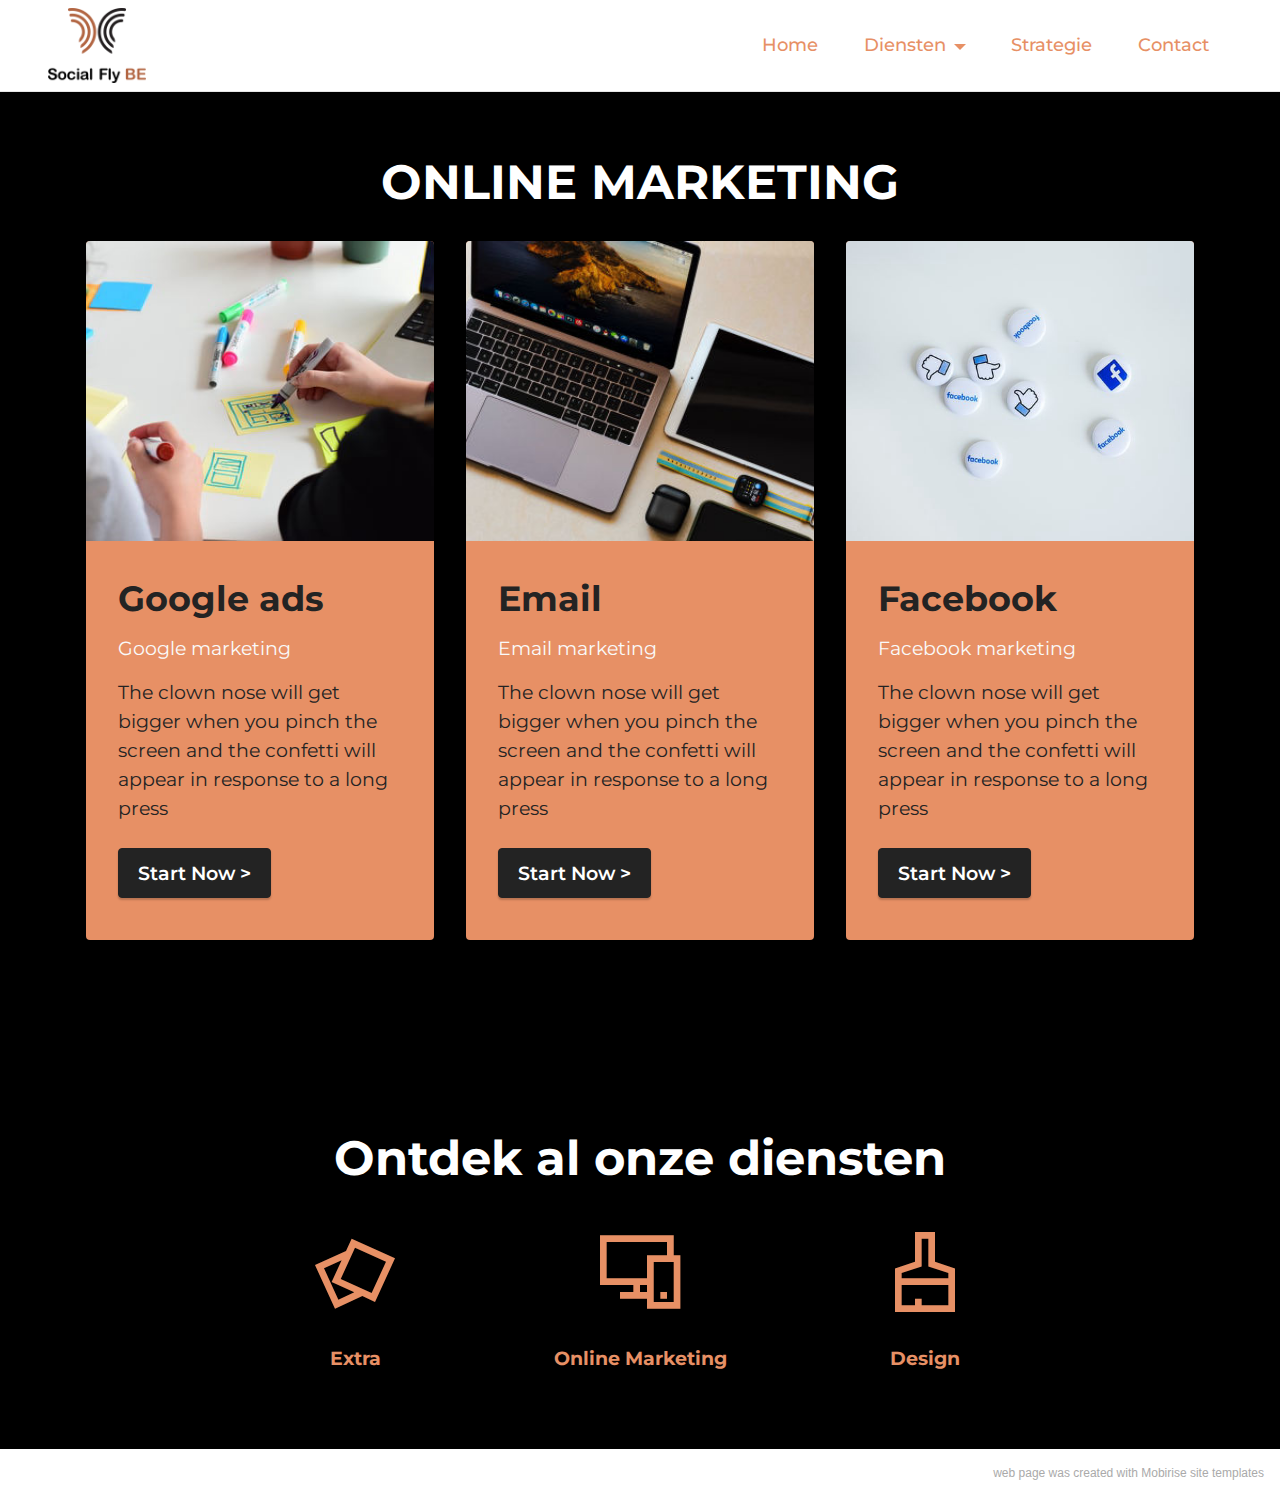
<file: onlinemarketing.html>
<!DOCTYPE html>
<html  >
<head>
  <!-- Site made with Mobirise Website Builder v5.2.0, https://mobirise.com -->
  <meta charset="UTF-8">
  <meta http-equiv="X-UA-Compatible" content="IE=edge">
  <meta name="generator" content="Mobirise v5.2.0, mobirise.com">
  <meta name="twitter:card" content="summary_large_image"/>
  <meta name="twitter:image:src" content="assets/images/onlinemarketing-meta.png">
  <meta property="og:image" content="assets/images/onlinemarketing-meta.png">
  <meta name="twitter:title" content="Online marketing">
  <meta name="viewport" content="width=device-width, initial-scale=1, minimum-scale=1">
  <link rel="shortcut icon" href="assets/images/82c086f1-37c4-4089-bbe8-49c4c279868e-206x158.png" type="image/x-icon">
  <meta name="description" content="">
  
  
  <title>Online marketing</title>
  <link rel="stylesheet" href="assets/web/assets/mobirise-icons2/mobirise2.css">
  <link rel="stylesheet" href="assets/tether/tether.min.css">
  <link rel="stylesheet" href="assets/bootstrap/css/bootstrap.min.css">
  <link rel="stylesheet" href="assets/bootstrap/css/bootstrap-grid.min.css">
  <link rel="stylesheet" href="assets/bootstrap/css/bootstrap-reboot.min.css">
  <link rel="stylesheet" href="assets/dropdown/css/style.css">
  <link rel="stylesheet" href="assets/socicon/css/styles.css">
  <link rel="stylesheet" href="assets/theme/css/style.css">
  <link rel="preload" as="style" href="assets/mobirise/css/mbr-additional.css"><link rel="stylesheet" href="assets/mobirise/css/mbr-additional.css" type="text/css">
  
  
  
  
</head>
<body>
  
  <section class="menu cid-spcrQG2oBE" once="menu" id="menu1-11">
    
    <nav class="navbar navbar-dropdown navbar-fixed-top navbar-expand-lg">
        <div class="container-fluid">
            <div class="navbar-brand">
                <span class="navbar-logo">
                    <a href="index.html">
                        <img src="assets/images/82c086f1-37c4-4089-bbe8-49c4c279868e-206x158.png" alt="social-fly" style="height: 4.7rem;">
                    </a>
                </span>
                
            </div>
            <button class="navbar-toggler" type="button" data-toggle="collapse" data-target="#navbarSupportedContent" aria-controls="navbarNavAltMarkup" aria-expanded="false" aria-label="Toggle navigation">
                <div class="hamburger">
                    <span></span>
                    <span></span>
                    <span></span>
                    <span></span>
                </div>
            </button>
            <div class="collapse navbar-collapse" id="navbarSupportedContent">
                <ul class="navbar-nav nav-dropdown nav-right" data-app-modern-menu="true"><li class="nav-item"><a class="nav-link link text-primary display-4" href="index.html">Home</a></li><li class="nav-item dropdown"><a class="nav-link link dropdown-toggle text-primary display-4" href="#" data-toggle="dropdown-submenu" aria-expanded="false">
                            Diensten</a><div class="dropdown-menu"><a class="dropdown-item text-primary display-4" href="design.html">Design</a><a class="dropdown-item text-primary display-4" href="onlinemarketing.html">Online marketing</a><a class="dropdown-item text-primary display-4" href="extra.html">Extra</a></div></li>
                    <li class="nav-item"><a class="nav-link link text-primary display-4" href="strategie.html" aria-expanded="false">Strategie</a></li><li class="nav-item"><a class="nav-link link text-primary display-4" href="contact.html">
                            Contact</a></li></ul>
                
                
            </div>
        </div>
    </nav>

</section>

<section class="features4 cid-spcrQGH5pz" id="features4-12">
    
    
    <div class="container">
        <div class="mbr-section-head">
            <h4 class="mbr-section-title mbr-fonts-style align-center mb-0 display-2">
                <strong>ONLINE MARKETING</strong></h4>
            
        </div>
        <div class="row mt-4">
            <div class="item features-image сol-12 col-md-6 col-lg-4">
                <div class="item-wrapper">
                    <div class="item-img">
                        <img src="assets/images/logo-500x333.jpg" alt="" title="">
                    </div>
                    <div class="item-content">
                        <h5 class="item-title mbr-fonts-style display-5"><strong>Google ads</strong></h5>
                        <h6 class="item-subtitle mbr-fonts-style mt-1 display-7">Google marketing</h6>
                        <p class="mbr-text mbr-fonts-style mt-3 display-7">The clown nose will get bigger when you pinch the screen and the confetti will appear in response to a long press</p>
                    </div>
                    <div class="mbr-section-btn item-footer mt-2"><a href="" class="btn item-btn btn-black display-7" target="_blank">Start Now &gt;</a></div>
                </div>
            </div><div class="item features-image сol-12 col-md-6 col-lg-4">
                <div class="item-wrapper">
                    <div class="item-img">
                        <img src="assets/images/email-marketing-500x281.jpg" alt="" title="">
                    </div>
                    <div class="item-content">
                        <h5 class="item-title mbr-fonts-style display-5"><strong>Email</strong></h5>
                        <h6 class="item-subtitle mbr-fonts-style mt-1 display-7">Email marketing</h6>
                        <p class="mbr-text mbr-fonts-style mt-3 display-7">The clown nose will get bigger when you pinch the screen and the confetti will appear in response to a long press</p>
                    </div>
                    <div class="mbr-section-btn item-footer mt-2"><a href="" class="btn item-btn btn-black display-7" target="_blank">Start Now &gt;</a></div>
                </div>
            </div>
            <div class="item features-image сol-12 col-md-6 col-lg-4">
                <div class="item-wrapper">
                    <div class="item-img">
                        <img src="assets/images/diensten-facebook-ads-500x621.jpg" alt="" title="">
                    </div>
                    <div class="item-content">
                        <h5 class="item-title mbr-fonts-style display-5"><strong>Facebook</strong></h5>
                        <h6 class="item-subtitle mbr-fonts-style mt-1 display-7">
                            Facebook marketing</h6>
                        <p class="mbr-text mbr-fonts-style mt-3 display-7">The clown nose will get bigger when you pinch the screen and the confetti will appear in response to a long press</p>
                    </div>
                    <div class="mbr-section-btn item-footer mt-2"><a href="" class="btn item-btn btn-black display-7" target="_blank">Start Now &gt;</a></div>
                </div>
            </div>
            
            
        </div>
    </div>
</section>

<section class="features1 cid-spcrQH6zVh" id="features1-13">
    

    
    <div class="container">
        <div class="row">
            <div class="col-12 col-lg-9">
                <h3 class="mbr-section-title mbr-fonts-style align-center mb-0 display-2">
                    <strong>Ontdek al onze diensten</strong></h3>
                
            </div>
        </div>
        <div class="row">
            <div class="card col-12 col-md-6 col-lg-3">
                <div class="card-wrapper">
                    <div class="card-box align-center">
                        <div class="iconfont-wrapper">
                            <a href="page7.html"><span class="mbr-iconfont mobi-mbri-image-gallery mobi-mbri" style="color: rgb(231, 144, 101); fill: rgb(231, 144, 101);"></span></a>
                        </div>
                        <h5 class="card-title mbr-fonts-style display-7"><a href="page7.html" class="text-primary"><strong>Extra</strong></a></h5>
                        
                    </div>
                </div>
            </div>
            <div class="card col-12 col-md-6 col-lg-3">
                <div class="card-wrapper">
                    <div class="card-box align-center">
                        <div class="iconfont-wrapper">
                            <span class="mbr-iconfont mobi-mbri-responsive-2 mobi-mbri" style="color: rgb(231, 144, 101); fill: rgb(231, 144, 101);"></span>
                        </div>
                        <h5 class="card-title mbr-fonts-style display-7"><a href="page6.html" class="text-primary"><strong>Online Marketing</strong></a></h5>
                        
                    </div>
                </div>
            </div>
            <div class="card col-12 col-md-6 col-lg-3">
                <div class="card-wrapper">
                    <div class="card-box align-center">
                        <div class="iconfont-wrapper">
                            <span class="mbr-iconfont mobi-mbri-website-theme-2 mobi-mbri" style="color: rgb(231, 144, 101); fill: rgb(231, 144, 101);"></span>
                        </div>
                        <h5 class="card-title mbr-fonts-style display-7"><a href="page5.html" class="text-primary"><strong>Design</strong></a></h5>
                        
                    </div>
                </div>
            </div>
            
        </div>
    </div>
</section><section style="background-color: #fff; font-family: -apple-system, BlinkMacSystemFont, 'Segoe UI', 'Roboto', 'Helvetica Neue', Arial, sans-serif; color:#aaa; font-size:12px; padding: 0; align-items: center; display: flex;"><a href="https://mobirise.site/t" style="flex: 1 1; height: 3rem; padding-left: 1rem;"></a><p style="flex: 0 0 auto; margin:0; padding-right:1rem;"><a href="https://mobirise.site/s" style="color:#aaa;">web page</a> was created with Mobirise site templates</p></section><script src="assets/web/assets/jquery/jquery.min.js"></script>  <script src="assets/popper/popper.min.js"></script>  <script src="assets/tether/tether.min.js"></script>  <script src="assets/bootstrap/js/bootstrap.min.js"></script>  <script src="assets/web/assets/cookies-alert-plugin/cookies-alert-core.js"></script>  <script src="assets/web/assets/cookies-alert-plugin/cookies-alert-script.js"></script>  <script src="assets/smoothscroll/smooth-scroll.js"></script>  <script src="assets/dropdown/js/nav-dropdown.js"></script>  <script src="assets/dropdown/js/navbar-dropdown.js"></script>  <script src="assets/touchswipe/jquery.touch-swipe.min.js"></script>  <script src="assets/theme/js/script.js"></script>  
  
  
<input name="cookieData" type="hidden" data-cookie-customDialogSelector='null' data-cookie-colorText='#ffffff' data-cookie-colorBg='rgba(0, 0, 0, 0.97)' data-cookie-textButton='Agree' data-cookie-colorButton='' data-cookie-colorLink='#424a4d' data-cookie-underlineLink='false' data-cookie-text="We use cookies to give you the best experience.">
  </body>
</html>
</file>
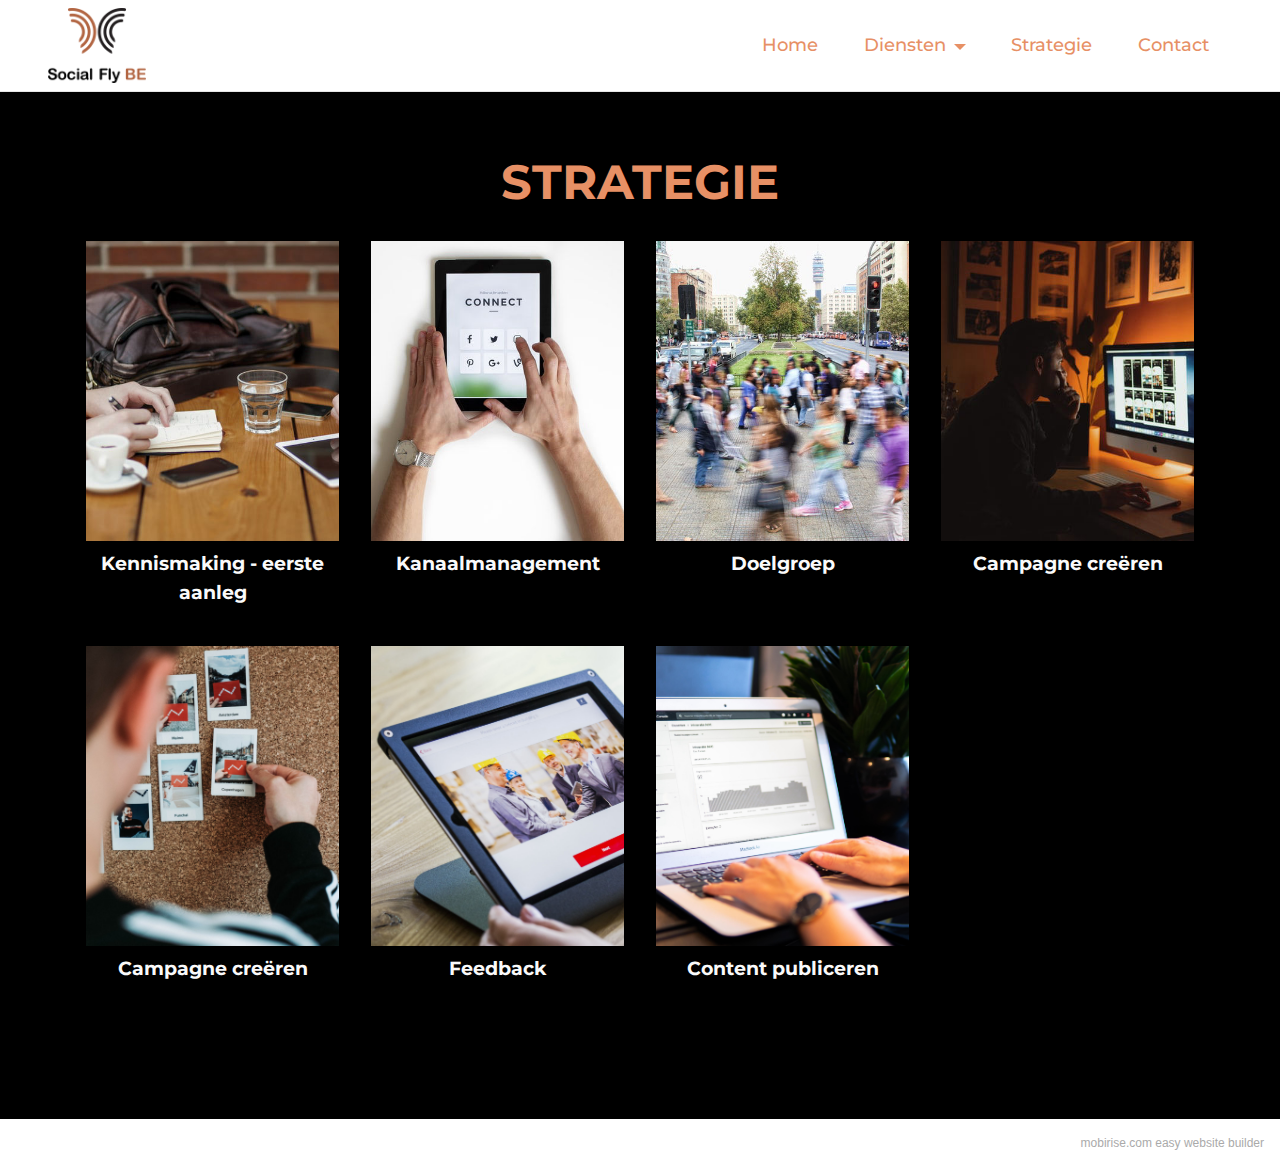
<file: strategie.html>
<!DOCTYPE html>
<html  >
<head>
  <!-- Site made with Mobirise Website Builder v5.2.0, https://mobirise.com -->
  <meta charset="UTF-8">
  <meta http-equiv="X-UA-Compatible" content="IE=edge">
  <meta name="generator" content="Mobirise v5.2.0, mobirise.com">
  <meta name="twitter:card" content="summary_large_image"/>
  <meta name="twitter:image:src" content="assets/images/strategie-meta.png">
  <meta property="og:image" content="assets/images/strategie-meta.png">
  <meta name="twitter:title" content="Strategie">
  <meta name="viewport" content="width=device-width, initial-scale=1, minimum-scale=1">
  <link rel="shortcut icon" href="assets/images/82c086f1-37c4-4089-bbe8-49c4c279868e-206x158.png" type="image/x-icon">
  <meta name="description" content="">
  
  
  <title>Strategie</title>
  <link rel="stylesheet" href="assets/web/assets/mobirise-icons2/mobirise2.css">
  <link rel="stylesheet" href="assets/tether/tether.min.css">
  <link rel="stylesheet" href="assets/bootstrap/css/bootstrap.min.css">
  <link rel="stylesheet" href="assets/bootstrap/css/bootstrap-grid.min.css">
  <link rel="stylesheet" href="assets/bootstrap/css/bootstrap-reboot.min.css">
  <link rel="stylesheet" href="assets/dropdown/css/style.css">
  <link rel="stylesheet" href="assets/socicon/css/styles.css">
  <link rel="stylesheet" href="assets/theme/css/style.css">
  <link rel="preload" as="style" href="assets/mobirise/css/mbr-additional.css"><link rel="stylesheet" href="assets/mobirise/css/mbr-additional.css" type="text/css">
  
  
  
  
</head>
<body>
  
  <section class="menu cid-s48OLK6784" once="menu" id="menu1-v">
    
    <nav class="navbar navbar-dropdown navbar-fixed-top navbar-expand-lg">
        <div class="container-fluid">
            <div class="navbar-brand">
                <span class="navbar-logo">
                    <a href="index.html">
                        <img src="assets/images/82c086f1-37c4-4089-bbe8-49c4c279868e-206x158.png" alt="social-fly" style="height: 4.7rem;">
                    </a>
                </span>
                
            </div>
            <button class="navbar-toggler" type="button" data-toggle="collapse" data-target="#navbarSupportedContent" aria-controls="navbarNavAltMarkup" aria-expanded="false" aria-label="Toggle navigation">
                <div class="hamburger">
                    <span></span>
                    <span></span>
                    <span></span>
                    <span></span>
                </div>
            </button>
            <div class="collapse navbar-collapse" id="navbarSupportedContent">
                <ul class="navbar-nav nav-dropdown nav-right" data-app-modern-menu="true"><li class="nav-item"><a class="nav-link link text-primary display-4" href="index.html">Home</a></li><li class="nav-item dropdown"><a class="nav-link link dropdown-toggle text-primary display-4" href="#" data-toggle="dropdown-submenu" aria-expanded="false">
                            Diensten</a><div class="dropdown-menu"><a class="dropdown-item text-primary display-4" href="design.html">Design</a><a class="dropdown-item text-primary display-4" href="onlinemarketing.html">Online marketing</a><a class="dropdown-item text-primary display-4" href="extra.html">Extra</a></div></li>
                    <li class="nav-item"><a class="nav-link link text-primary display-4" href="strategie.html" aria-expanded="false">Strategie</a></li><li class="nav-item"><a class="nav-link link text-primary display-4" href="contact.html">
                            Contact</a></li></ul>
                
                
            </div>
        </div>
    </nav>

</section>

<section class="gallery5 mbr-gallery cid-spozzgKDIx" id="gallery5-1d">
    

    

    <div class="container">
        <div class="mbr-section-head">
            <h3 class="mbr-section-title mbr-fonts-style align-center m-0 display-2"><strong>STRATEGIE</strong></h3>
            <h4 class="mbr-section-subtitle mbr-fonts-style align-center mb-0 mt-2 display-5"></h4>
        </div>
        <div class="row mbr-gallery mt-4">
            <div class="col-12 col-md-6 col-lg-3 item gallery-image">
                <div class="item-wrapper" data-toggle="modal" data-target="#spoFdNWM0C-modal">
                    <img class="w-100" src="assets/images/ws-eerste-aanleg-747x501.jpg" alt="" data-slide-to="0" data-target="#lb-spoFdNWM0C">
                    <div class="icon-wrapper">
                        <span class="mobi-mbri mobi-mbri-search mbr-iconfont mbr-iconfont-btn"></span>
                    </div>
                </div>
                <h6 class="mbr-item-subtitle mbr-fonts-style align-center mb-2 mt-2 display-7"><strong>Kennismaking - eerste aanleg</strong></h6>
            </div>
            <div class="col-12 col-md-6 col-lg-3 item gallery-image">
                <div class="item-wrapper" data-toggle="modal" data-target="#spoFdNWM0C-modal">
                    <img class="w-100" src="assets/images/ws-kanaal-management-751x501.jpg" alt="" data-slide-to="1" data-target="#lb-spoFdNWM0C">
                    <div class="icon-wrapper">
                        <span class="mobi-mbri mobi-mbri-search mbr-iconfont mbr-iconfont-btn"></span>
                    </div>
                </div>
                <h6 class="mbr-item-subtitle mbr-fonts-style align-center mb-2 mt-2 display-7"><strong>Kanaalmanagement</strong></h6>
            </div>
            <div class="col-12 col-md-6 col-lg-3 item gallery-image">
                <div class="item-wrapper" data-toggle="modal" data-target="#spoFdNWM0C-modal">
                    <img class="w-100" src="assets/images/ws-doelgroep-751x501.jpg" alt="" data-slide-to="2" data-target="#lb-spoFdNWM0C">
                    <div class="icon-wrapper">
                        <span class="mobi-mbri mobi-mbri-search mbr-iconfont mbr-iconfont-btn"></span>
                    </div>
                </div>
                <h6 class="mbr-item-subtitle mbr-fonts-style align-center mb-2 mt-2 display-7"><strong>Doelgroep</strong></h6>
            </div>
            <div class="col-12 col-md-6 col-lg-3 item gallery-image">
                <div class="item-wrapper" data-toggle="modal" data-target="#spoFdNWM0C-modal">
                    <img class="w-100" src="assets/images/ws-campagne-creeren-334x501.jpg" alt="" data-slide-to="3" data-target="#lb-spoFdNWM0C">
                    <div class="icon-wrapper">
                        <span class="mobi-mbri mobi-mbri-search mbr-iconfont mbr-iconfont-btn"></span>
                    </div>
                </div>
                <h6 class="mbr-item-subtitle mbr-fonts-style align-center mb-2 mt-2 display-7"><strong>Campagne creëren</strong></h6>
            </div><div class="col-12 col-md-6 col-lg-3 item gallery-image">
                <div class="item-wrapper" data-toggle="modal" data-target="#spoFdNWM0C-modal">
                    <img class="w-100" src="assets/images/ws-feedback-1076x1611.jpg" alt="" data-slide-to="4" data-target="#lb-spoFdNWM0C">
                    <div class="icon-wrapper">
                        <span class="mobi-mbri mobi-mbri-search mbr-iconfont mbr-iconfont-btn"></span>
                    </div>
                </div>
                <h6 class="mbr-item-subtitle mbr-fonts-style align-center mb-2 mt-2 display-7"><strong>Campagne creëren</strong></h6>
            </div><div class="col-12 col-md-6 col-lg-3 item gallery-image">
                <div class="item-wrapper" data-toggle="modal" data-target="#spoFdNWM0C-modal">
                    <img class="w-100" src="assets/images/ws-content-publiseren-1076x1617.jpg" alt="" data-slide-to="5" data-target="#lb-spoFdNWM0C">
                    <div class="icon-wrapper">
                        <span class="mobi-mbri mobi-mbri-search mbr-iconfont mbr-iconfont-btn"></span>
                    </div>
                </div>
                <h6 class="mbr-item-subtitle mbr-fonts-style align-center mb-2 mt-2 display-7"><strong>Feedback</strong></h6>
            </div><div class="col-12 col-md-6 col-lg-3 item gallery-image">
                <div class="item-wrapper" data-toggle="modal" data-target="#spoFdNWM0C-modal">
                    <img class="w-100" src="assets/images/ws-content-analyseren-4078x2719.jpg" alt="" data-slide-to="6" data-target="#lb-spoFdNWM0C">
                    <div class="icon-wrapper">
                        <span class="mobi-mbri mobi-mbri-search mbr-iconfont mbr-iconfont-btn"></span>
                    </div>
                </div>
                <h6 class="mbr-item-subtitle mbr-fonts-style align-center mb-2 mt-2 display-7"><strong>Content publiceren</strong></h6>
            </div>
        </div>

        <div class="modal mbr-slider" tabindex="-1" role="dialog" aria-hidden="true" id="spoFdNWM0C-modal">
            <div class="modal-dialog" role="document">
                <div class="modal-content">
                    <div class="modal-body">
                        <div class="carousel slide" id="lb-spoFdNWM0C" data-interval="5000">
                            <div class="carousel-inner">
                                <div class="carousel-item active">
                                    <img class="d-block w-100" src="assets/images/ws-eerste-aanleg-747x501.jpg" alt="">
                                </div>
                                <div class="carousel-item">
                                    <img class="d-block w-100" src="assets/images/ws-kanaal-management-751x501.jpg" alt="">
                                </div>
                                <div class="carousel-item">
                                    <img class="d-block w-100" src="assets/images/ws-doelgroep-751x501.jpg" alt="">
                                </div>
                                <div class="carousel-item">
                                    <img class="d-block w-100" src="assets/images/ws-campagne-creeren-334x501.jpg" alt="">
                                </div><div class="carousel-item">
                                    <img class="d-block w-100" src="assets/images/ws-feedback-1076x1611.jpg" alt="">
                                </div><div class="carousel-item">
                                    <img class="d-block w-100" src="assets/images/ws-content-publiseren-1076x1617.jpg" alt="">
                                </div><div class="carousel-item">
                                    <img class="d-block w-100" src="assets/images/ws-content-analyseren-4078x2719.jpg" alt="">
                                </div>
                            </div>
                            <ol class="carousel-indicators">
                                <li data-slide-to="0" class="active" data-target="#lb-spoFdNWM0C"></li>
                                <li data-slide-to="1" data-target="#lb-spoFdNWM0C"></li>
                                <li data-slide-to="2" data-target="#lb-spoFdNWM0C"></li>
                                <li data-slide-to="3" data-target="#lb-spoFdNWM0C"></li><li data-slide-to="4" data-target="#lb-spoFdNWM0C"></li><li data-slide-to="5" data-target="#lb-spoFdNWM0C"></li><li data-slide-to="6" data-target="#lb-spoFdNWM0C"></li>
                            </ol>
                            <a role="button" href="" class="close" data-dismiss="modal" aria-label="Close">
                            </a>
                            <a class="carousel-control-prev carousel-control" role="button" data-slide="prev" href="#lb-spoFdNWM0C">
                                <span class="mobi-mbri mobi-mbri-arrow-prev" aria-hidden="true"></span>
                                <span class="sr-only">Previous</span>
                            </a>
                            <a class="carousel-control-next carousel-control" role="button" data-slide="next" href="#lb-spoFdNWM0C">
                                <span class="mobi-mbri mobi-mbri-arrow-next" aria-hidden="true"></span>
                                <span class="sr-only">Next</span>
                            </a>
                        </div>
                    </div>
                </div>
            </div>
        </div>
    </div>
</section><section style="background-color: #fff; font-family: -apple-system, BlinkMacSystemFont, 'Segoe UI', 'Roboto', 'Helvetica Neue', Arial, sans-serif; color:#aaa; font-size:12px; padding: 0; align-items: center; display: flex;"><a href="https://mobirise.site/y" style="flex: 1 1; height: 3rem; padding-left: 1rem;"></a><p style="flex: 0 0 auto; margin:0; padding-right:1rem;"><a href="https://mobirise.site" style="color:#aaa;">mobirise.com</a> easy website builder</p></section><script src="assets/web/assets/jquery/jquery.min.js"></script>  <script src="assets/popper/popper.min.js"></script>  <script src="assets/tether/tether.min.js"></script>  <script src="assets/bootstrap/js/bootstrap.min.js"></script>  <script src="assets/web/assets/cookies-alert-plugin/cookies-alert-core.js"></script>  <script src="assets/web/assets/cookies-alert-plugin/cookies-alert-script.js"></script>  <script src="assets/smoothscroll/smooth-scroll.js"></script>  <script src="assets/dropdown/js/nav-dropdown.js"></script>  <script src="assets/dropdown/js/navbar-dropdown.js"></script>  <script src="assets/touchswipe/jquery.touch-swipe.min.js"></script>  <script src="assets/theme/js/script.js"></script>  
  
  
<input name="cookieData" type="hidden" data-cookie-customDialogSelector='null' data-cookie-colorText='#ffffff' data-cookie-colorBg='rgba(0, 0, 0, 0.97)' data-cookie-textButton='Agree' data-cookie-colorButton='' data-cookie-colorLink='#424a4d' data-cookie-underlineLink='false' data-cookie-text="We use cookies to give you the best experience.">
  </body>
</html>
</file>
<file: assets/dropdown/css/style.css>
.navbar-dropdown {
  left: 0;
  padding: 0;
  position: absolute;
  right: 0;
  top: 0;
  transition: all 0.45s ease;
  z-index: 1030;
  background: #282828; }
  .navbar-dropdown .navbar-logo {
    margin-right: 0.8rem;
    transition: margin 0.3s ease-in-out;
    vertical-align: middle; }
    .navbar-dropdown .navbar-logo img {
      height: 3.125rem;
      transition: all 0.3s ease-in-out; }
    .navbar-dropdown .navbar-logo.mbr-iconfont {
      font-size: 3.125rem;
      line-height: 3.125rem; }
  .navbar-dropdown .navbar-caption {
    font-weight: 700;
    white-space: normal;
    vertical-align: -4px;
    line-height: 3.125rem !important; }
    .navbar-dropdown .navbar-caption, .navbar-dropdown .navbar-caption:hover {
      color: inherit;
      text-decoration: none; }
  .navbar-dropdown .mbr-iconfont + .navbar-caption {
    vertical-align: -1px; }
  .navbar-dropdown.navbar-fixed-top {
    position: fixed; }
  .navbar-dropdown .navbar-brand span {
    vertical-align: -4px; }
  .navbar-dropdown.bg-color.transparent {
    background: none; }
  .navbar-dropdown.navbar-short .navbar-brand {
    padding: 0.625rem 0; }
    .navbar-dropdown.navbar-short .navbar-brand span {
      vertical-align: -1px; }
  .navbar-dropdown.navbar-short .navbar-caption {
    line-height: 2.375rem !important;
    vertical-align: -2px; }
  .navbar-dropdown.navbar-short .navbar-logo {
    margin-right: 0.5rem; }
    .navbar-dropdown.navbar-short .navbar-logo img {
      height: 2.375rem; }
    .navbar-dropdown.navbar-short .navbar-logo.mbr-iconfont {
      font-size: 2.375rem;
      line-height: 2.375rem; }
  .navbar-dropdown.navbar-short .mbr-table-cell {
    height: 3.625rem; }
  .navbar-dropdown .navbar-close {
    left: 0.6875rem;
    position: fixed;
    top: 0.75rem;
    z-index: 1000; }
  .navbar-dropdown .hamburger-icon {
    content: "";
    display: inline-block;
    vertical-align: middle;
    width: 16px;
    -webkit-box-shadow: 0 -6px 0 1px #282828,0 0 0 1px #282828,0 6px 0 1px #282828;
    -moz-box-shadow: 0 -6px 0 1px #282828,0 0 0 1px #282828,0 6px 0 1px #282828;
    box-shadow: 0 -6px 0 1px #282828,0 0 0 1px #282828,0 6px 0 1px #282828; }

.dropdown-menu .dropdown-toggle[data-toggle="dropdown-submenu"]::after {
  border-bottom: 0.35em solid transparent;
  border-left: 0.35em solid;
  border-right: 0;
  border-top: 0.35em solid transparent;
  margin-left: 0.3rem; }

.dropdown-menu .dropdown-item:focus {
  outline: 0; }

.nav-dropdown {
  font-size: 0.75rem;
  font-weight: 500;
  height: auto !important; }
  .nav-dropdown .nav-btn {
    padding-left: 1rem; }
  .nav-dropdown .link {
    margin: .667em 1.667em;
    font-weight: 500;
    padding: 0;
    transition: color .2s ease-in-out; }
    .nav-dropdown .link.dropdown-toggle {
      margin-right: 2.583em; }
      .nav-dropdown .link.dropdown-toggle::after {
        margin-left: .25rem;
        border-top: 0.35em solid;
        border-right: 0.35em solid transparent;
        border-left: 0.35em solid transparent;
        border-bottom: 0; }
      .nav-dropdown .link.dropdown-toggle[aria-expanded="true"] {
        margin: 0;
        padding: 0.667em 3.263em  0.667em 1.667em; }
  .nav-dropdown .link::after,
  .nav-dropdown .dropdown-item::after {
    color: inherit; }
  .nav-dropdown .btn {
    font-size: 0.75rem;
    font-weight: 700;
    letter-spacing: 0;
    margin-bottom: 0;
    padding-left: 1.25rem;
    padding-right: 1.25rem; }
  .nav-dropdown .dropdown-menu {
    border-radius: 0;
    border: 0;
    left: 0;
    margin: 0;
    padding-bottom: 1.25rem;
    padding-top: 1.25rem;
    position: relative; }
  .nav-dropdown .dropdown-submenu {
    margin-left: 0.125rem;
    top: 0; }
  .nav-dropdown .dropdown-item {
    font-weight: 500;
    line-height: 2;
    padding: 0.3846em 4.615em 0.3846em 1.5385em;
    position: relative;
    transition: color .2s ease-in-out, background-color .2s ease-in-out; }
    .nav-dropdown .dropdown-item::after {
      margin-top: -0.3077em;
      position: absolute;
      right: 1.1538em;
      top: 50%; }
    .nav-dropdown .dropdown-item:focus, .nav-dropdown .dropdown-item:hover {
      background: none; }

@media (max-width: 767px) {
  .nav-dropdown.navbar-toggleable-sm {
    bottom: 0;
    display: none;
    left: 0;
    overflow-x: hidden;
    position: fixed;
    top: 0;
    transform: translateX(-100%);
    -ms-transform: translateX(-100%);
    -webkit-transform: translateX(-100%);
    width: 18.75rem;
    z-index: 999; } }
.nav-dropdown.navbar-toggleable-xl {
  bottom: 0;
  display: none;
  left: 0;
  overflow-x: hidden;
  position: fixed;
  top: 0;
  transform: translateX(-100%);
  -ms-transform: translateX(-100%);
  -webkit-transform: translateX(-100%);
  width: 18.75rem;
  z-index: 999; }

.nav-dropdown-sm {
  display: block !important;
  overflow-x: hidden;
  overflow: auto;
  padding-top: 3.875rem; }
  .nav-dropdown-sm::after {
    content: "";
    display: block;
    height: 3rem;
    width: 100%; }
  .nav-dropdown-sm.collapse.in ~ .navbar-close {
    display: block !important; }
  .nav-dropdown-sm.collapsing, .nav-dropdown-sm.collapse.in {
    transform: translateX(0);
    -ms-transform: translateX(0);
    -webkit-transform: translateX(0);
    transition: all 0.25s ease-out;
    -webkit-transition: all 0.25s ease-out;
    background: #282828; }
  .nav-dropdown-sm.collapsing[aria-expanded="false"] {
    transform: translateX(-100%);
    -ms-transform: translateX(-100%);
    -webkit-transform: translateX(-100%); }
  .nav-dropdown-sm .nav-item {
    display: block;
    margin-left: 0 !important;
    padding-left: 0; }
  .nav-dropdown-sm .link,
  .nav-dropdown-sm .dropdown-item {
    border-top: 1px dotted rgba(255, 255, 255, 0.1);
    font-size: 0.8125rem;
    line-height: 1.6;
    margin: 0 !important;
    padding: 0.875rem 2.4rem 0.875rem 1.5625rem !important;
    position: relative;
    white-space: normal; }
    .nav-dropdown-sm .link:focus, .nav-dropdown-sm .link:hover,
    .nav-dropdown-sm .dropdown-item:focus,
    .nav-dropdown-sm .dropdown-item:hover {
      background: rgba(0, 0, 0, 0.2) !important;
      color: #c0a375; }
  .nav-dropdown-sm .nav-btn {
    position: relative;
    padding: 1.5625rem 1.5625rem 0 1.5625rem; }
    .nav-dropdown-sm .nav-btn::before {
      border-top: 1px dotted rgba(255, 255, 255, 0.1);
      content: "";
      left: 0;
      position: absolute;
      top: 0;
      width: 100%; }
    .nav-dropdown-sm .nav-btn + .nav-btn {
      padding-top: 0.625rem; }
      .nav-dropdown-sm .nav-btn + .nav-btn::before {
        display: none; }
  .nav-dropdown-sm .btn {
    padding: 0.625rem 0; }
  .nav-dropdown-sm .dropdown-toggle[data-toggle="dropdown-submenu"]::after {
    margin-left: .25rem;
    border-top: 0.35em solid;
    border-right: 0.35em solid transparent;
    border-left: 0.35em solid transparent;
    border-bottom: 0; }
  .nav-dropdown-sm .dropdown-toggle[data-toggle="dropdown-submenu"][aria-expanded="true"]::after {
    border-top: 0;
    border-right: 0.35em solid transparent;
    border-left: 0.35em solid transparent;
    border-bottom: 0.35em solid; }
  .nav-dropdown-sm .dropdown-menu {
    margin: 0;
    padding: 0;
    position: relative;
    top: 0;
    left: 0;
    width: 100%;
    border: 0;
    float: none;
    border-radius: 0;
    background: none; }
  .nav-dropdown-sm .dropdown-submenu {
    left: 100%;
    margin-left: 0.125rem;
    margin-top: -1.25rem;
    top: 0; }

.navbar-toggleable-sm .nav-dropdown .dropdown-menu {
  position: absolute; }

.navbar-toggleable-sm .nav-dropdown .dropdown-submenu {
  left: 100%;
  margin-left: 0.125rem;
  margin-top: -1.25rem;
  top: 0; }

.navbar-toggleable-sm.opened .nav-dropdown .dropdown-menu {
  position: relative; }

.navbar-toggleable-sm.opened .nav-dropdown .dropdown-submenu {
  left: 0;
  margin-left: 00rem;
  margin-top: 0rem;
  top: 0; }

.is-builder .nav-dropdown.collapsing {
  transition: none !important; }

/*# sourceMappingURL=style.css.map */
</file>
<file: assets/socicon/css/styles.css>
@charset "UTF-8";

@font-face {
  font-family: 'Socicon';
  src:  url('../fonts/socicon.eot');
  src:  url('../fonts/socicon.eot?#iefix') format('embedded-opentype'),
    url('../fonts/socicon.woff2') format('woff2'),
    url('../fonts/socicon.ttf') format('truetype'),
    url('../fonts/socicon.woff') format('woff'),
    url('../fonts/socicon.svg#socicon') format('svg');
  font-weight: normal;
  font-style: normal;
}

[data-icon]:before {
  font-family: "socicon" !important;
  content: attr(data-icon);
  font-style: normal !important;
  font-weight: normal !important;
  font-variant: normal !important;
  text-transform: none !important;
  speak: none;
  line-height: 1;
  -webkit-font-smoothing: antialiased;
  -moz-osx-font-smoothing: grayscale;
}

[class^="socicon-"], [class*=" socicon-"] {
  /* use !important to prevent issues with browser extensions that change fonts */
  font-family: 'Socicon' !important;
  speak: none;
  font-style: normal;
  font-weight: normal;
  font-variant: normal;
  text-transform: none;
  line-height: 1;

  /* Better Font Rendering =========== */
  -webkit-font-smoothing: antialiased;
  -moz-osx-font-smoothing: grayscale;
}

.socicon-eitaa:before {
  content: "\e97c";
}
.socicon-soroush:before {
  content: "\e97d";
}
.socicon-bale:before {
  content: "\e97e";
}
.socicon-zazzle:before {
  content: "\e97b";
}
.socicon-society6:before {
  content: "\e97a";
}
.socicon-redbubble:before {
  content: "\e979";
}
.socicon-avvo:before {
  content: "\e978";
}
.socicon-stitcher:before {
  content: "\e977";
}
.socicon-googlehangouts:before {
  content: "\e974";
}
.socicon-dlive:before {
  content: "\e975";
}
.socicon-vsco:before {
  content: "\e976";
}
.socicon-flipboard:before {
  content: "\e973";
}
.socicon-ubuntu:before {
  content: "\e958";
}
.socicon-artstation:before {
  content: "\e959";
}
.socicon-invision:before {
  content: "\e95a";
}
.socicon-torial:before {
  content: "\e95b";
}
.socicon-collectorz:before {
  content: "\e95c";
}
.socicon-seenthis:before {
  content: "\e95d";
}
.socicon-googleplaymusic:before {
  content: "\e95e";
}
.socicon-debian:before {
  content: "\e95f";
}
.socicon-filmfreeway:before {
  content: "\e960";
}
.socicon-gnome:before {
  content: "\e961";
}
.socicon-itchio:before {
  content: "\e962";
}
.socicon-jamendo:before {
  content: "\e963";
}
.socicon-mix:before {
  content: "\e964";
}
.socicon-sharepoint:before {
  content: "\e965";
}
.socicon-tinder:before {
  content: "\e966";
}
.socicon-windguru:before {
  content: "\e967";
}
.socicon-cdbaby:before {
  content: "\e968";
}
.socicon-elementaryos:before {
  content: "\e969";
}
.socicon-stage32:before {
  content: "\e96a";
}
.socicon-tiktok:before {
  content: "\e96b";
}
.socicon-gitter:before {
  content: "\e96c";
}
.socicon-letterboxd:before {
  content: "\e96d";
}
.socicon-threema:before {
  content: "\e96e";
}
.socicon-splice:before {
  content: "\e96f";
}
.socicon-metapop:before {
  content: "\e970";
}
.socicon-naver:before {
  content: "\e971";
}
.socicon-remote:before {
  content: "\e972";
}
.socicon-internet:before {
  content: "\e957";
}
.socicon-moddb:before {
  content: "\e94b";
}
.socicon-indiedb:before {
  content: "\e94c";
}
.socicon-traxsource:before {
  content: "\e94d";
}
.socicon-gamefor:before {
  content: "\e94e";
}
.socicon-pixiv:before {
  content: "\e94f";
}
.socicon-myanimelist:before {
  content: "\e950";
}
.socicon-blackberry:before {
  content: "\e951";
}
.socicon-wickr:before {
  content: "\e952";
}
.socicon-spip:before {
  content: "\e953";
}
.socicon-napster:before {
  content: "\e954";
}
.socicon-beatport:before {
  content: "\e955";
}
.socicon-hackerone:before {
  content: "\e956";
}
.socicon-hackernews:before {
  content: "\e946";
}
.socicon-smashwords:before {
  content: "\e947";
}
.socicon-kobo:before {
  content: "\e948";
}
.socicon-bookbub:before {
  content: "\e949";
}
.socicon-mailru:before {
  content: "\e94a";
}
.socicon-gitlab:before {
  content: "\e945";
}
.socicon-instructables:before {
  content: "\e944";
}
.socicon-portfolio:before {
  content: "\e943";
}
.socicon-codered:before {
  content: "\e940";
}
.socicon-origin:before {
  content: "\e941";
}
.socicon-nextdoor:before {
  content: "\e942";
}
.socicon-udemy:before {
  content: "\e93f";
}
.socicon-livemaster:before {
  content: "\e93e";
}
.socicon-crunchbase:before {
  content: "\e93b";
}
.socicon-homefy:before {
  content: "\e93c";
}
.socicon-calendly:before {
  content: "\e93d";
}
.socicon-realtor:before {
  content: "\e90f";
}
.socicon-tidal:before {
  content: "\e910";
}
.socicon-qobuz:before {
  content: "\e911";
}
.socicon-natgeo:before {
  content: "\e912";
}
.socicon-mastodon:before {
  content: "\e913";
}
.socicon-unsplash:before {
  content: "\e914";
}
.socicon-homeadvisor:before {
  content: "\e915";
}
.socicon-angieslist:before {
  content: "\e916";
}
.socicon-codepen:before {
  content: "\e917";
}
.socicon-slack:before {
  content: "\e918";
}
.socicon-openaigym:before {
  content: "\e919";
}
.socicon-logmein:before {
  content: "\e91a";
}
.socicon-fiverr:before {
  content: "\e91b";
}
.socicon-gotomeeting:before {
  content: "\e91c";
}
.socicon-aliexpress:before {
  content: "\e91d";
}
.socicon-guru:before {
  content: "\e91e";
}
.socicon-appstore:before {
  content: "\e91f";
}
.socicon-homes:before {
  content: "\e920";
}
.socicon-zoom:before {
  content: "\e921";
}
.socicon-alibaba:before {
  content: "\e922";
}
.socicon-craigslist:before {
  content: "\e923";
}
.socicon-wix:before {
  content: "\e924";
}
.socicon-redfin:before {
  content: "\e925";
}
.socicon-googlecalendar:before {
  content: "\e926";
}
.socicon-shopify:before {
  content: "\e927";
}
.socicon-freelancer:before {
  content: "\e928";
}
.socicon-seedrs:before {
  content: "\e929";
}
.socicon-bing:before {
  content: "\e92a";
}
.socicon-doodle:before {
  content: "\e92b";
}
.socicon-bonanza:before {
  content: "\e92c";
}
.socicon-squarespace:before {
  content: "\e92d";
}
.socicon-toptal:before {
  content: "\e92e";
}
.socicon-gust:before {
  content: "\e92f";
}
.socicon-ask:before {
  content: "\e930";
}
.socicon-trulia:before {
  content: "\e931";
}
.socicon-loomly:before {
  content: "\e932";
}
.socicon-ghost:before {
  content: "\e933";
}
.socicon-upwork:before {
  content: "\e934";
}
.socicon-fundable:before {
  content: "\e935";
}
.socicon-booking:before {
  content: "\e936";
}
.socicon-googlemaps:before {
  content: "\e937";
}
.socicon-zillow:before {
  content: "\e938";
}
.socicon-niconico:before {
  content: "\e939";
}
.socicon-toneden:before {
  content: "\e93a";
}
.socicon-augment:before {
  content: "\e908";
}
.socicon-bitbucket:before {
  content: "\e909";
}
.socicon-fyuse:before {
  content: "\e90a";
}
.socicon-yt-gaming:before {
  content: "\e90b";
}
.socicon-sketchfab:before {
  content: "\e90c";
}
.socicon-mobcrush:before {
  content: "\e90d";
}
.socicon-microsoft:before {
  content: "\e90e";
}
.socicon-pandora:before {
  content: "\e907";
}
.socicon-messenger:before {
  content: "\e906";
}
.socicon-gamewisp:before {
  content: "\e905";
}
.socicon-bloglovin:before {
  content: "\e904";
}
.socicon-tunein:before {
  content: "\e903";
}
.socicon-gamejolt:before {
  content: "\e901";
}
.socicon-trello:before {
  content: "\e902";
}
.socicon-spreadshirt:before {
  content: "\e900";
}
.socicon-500px:before {
  content: "\e000";
}
.socicon-8tracks:before {
  content: "\e001";
}
.socicon-airbnb:before {
  content: "\e002";
}
.socicon-alliance:before {
  content: "\e003";
}
.socicon-amazon:before {
  content: "\e004";
}
.socicon-amplement:before {
  content: "\e005";
}
.socicon-android:before {
  content: "\e006";
}
.socicon-angellist:before {
  content: "\e007";
}
.socicon-apple:before {
  content: "\e008";
}
.socicon-appnet:before {
  content: "\e009";
}
.socicon-baidu:before {
  content: "\e00a";
}
.socicon-bandcamp:before {
  content: "\e00b";
}
.socicon-battlenet:before {
  content: "\e00c";
}
.socicon-mixer:before {
  content: "\e00d";
}
.socicon-bebee:before {
  content: "\e00e";
}
.socicon-bebo:before {
  content: "\e00f";
}
.socicon-behance:before {
  content: "\e010";
}
.socicon-blizzard:before {
  content: "\e011";
}
.socicon-blogger:before {
  content: "\e012";
}
.socicon-buffer:before {
  content: "\e013";
}
.socicon-chrome:before {
  content: "\e014";
}
.socicon-coderwall:before {
  content: "\e015";
}
.socicon-curse:before {
  content: "\e016";
}
.socicon-dailymotion:before {
  content: "\e017";
}
.socicon-deezer:before {
  content: "\e018";
}
.socicon-delicious:before {
  content: "\e019";
}
.socicon-deviantart:before {
  content: "\e01a";
}
.socicon-diablo:before {
  content: "\e01b";
}
.socicon-digg:before {
  content: "\e01c";
}
.socicon-discord:before {
  content: "\e01d";
}
.socicon-disqus:before {
  content: "\e01e";
}
.socicon-douban:before {
  content: "\e01f";
}
.socicon-draugiem:before {
  content: "\e020";
}
.socicon-dribbble:before {
  content: "\e021";
}
.socicon-drupal:before {
  content: "\e022";
}
.socicon-ebay:before {
  content: "\e023";
}
.socicon-ello:before {
  content: "\e024";
}
.socicon-endomodo:before {
  content: "\e025";
}
.socicon-envato:before {
  content: "\e026";
}
.socicon-etsy:before {
  content: "\e027";
}
.socicon-facebook:before {
  content: "\e028";
}
.socicon-feedburner:before {
  content: "\e029";
}
.socicon-filmweb:before {
  content: "\e02a";
}
.socicon-firefox:before {
  content: "\e02b";
}
.socicon-flattr:before {
  content: "\e02c";
}
.socicon-flickr:before {
  content: "\e02d";
}
.socicon-formulr:before {
  content: "\e02e";
}
.socicon-forrst:before {
  content: "\e02f";
}
.socicon-foursquare:before {
  content: "\e030";
}
.socicon-friendfeed:before {
  content: "\e031";
}
.socicon-github:before {
  content: "\e032";
}
.socicon-goodreads:before {
  content: "\e033";
}
.socicon-google:before {
  content: "\e034";
}
.socicon-googlescholar:before {
  content: "\e035";
}
.socicon-googlegroups:before {
  content: "\e036";
}
.socicon-googlephotos:before {
  content: "\e037";
}
.socicon-googleplus:before {
  content: "\e038";
}
.socicon-grooveshark:before {
  content: "\e039";
}
.socicon-hackerrank:before {
  content: "\e03a";
}
.socicon-hearthstone:before {
  content: "\e03b";
}
.socicon-hellocoton:before {
  content: "\e03c";
}
.socicon-heroes:before {
  content: "\e03d";
}
.socicon-smashcast:before {
  content: "\e03e";
}
.socicon-horde:before {
  content: "\e03f";
}
.socicon-houzz:before {
  content: "\e040";
}
.socicon-icq:before {
  content: "\e041";
}
.socicon-identica:before {
  content: "\e042";
}
.socicon-imdb:before {
  content: "\e043";
}
.socicon-instagram:before {
  content: "\e044";
}
.socicon-issuu:before {
  content: "\e045";
}
.socicon-istock:before {
  content: "\e046";
}
.socicon-itunes:before {
  content: "\e047";
}
.socicon-keybase:before {
  content: "\e048";
}
.socicon-lanyrd:before {
  content: "\e049";
}
.socicon-lastfm:before {
  content: "\e04a";
}
.socicon-line:before {
  content: "\e04b";
}
.socicon-linkedin:before {
  content: "\e04c";
}
.socicon-livejournal:before {
  content: "\e04d";
}
.socicon-lyft:before {
  content: "\e04e";
}
.socicon-macos:before {
  content: "\e04f";
}
.socicon-mail:before {
  content: "\e050";
}
.socicon-medium:before {
  content: "\e051";
}
.socicon-meetup:before {
  content: "\e052";
}
.socicon-mixcloud:before {
  content: "\e053";
}
.socicon-modelmayhem:before {
  content: "\e054";
}
.socicon-mumble:before {
  content: "\e055";
}
.socicon-myspace:before {
  content: "\e056";
}
.socicon-newsvine:before {
  content: "\e057";
}
.socicon-nintendo:before {
  content: "\e058";
}
.socicon-npm:before {
  content: "\e059";
}
.socicon-odnoklassniki:before {
  content: "\e05a";
}
.socicon-openid:before {
  content: "\e05b";
}
.socicon-opera:before {
  content: "\e05c";
}
.socicon-outlook:before {
  content: "\e05d";
}
.socicon-overwatch:before {
  content: "\e05e";
}
.socicon-patreon:before {
  content: "\e05f";
}
.socicon-paypal:before {
  content: "\e060";
}
.socicon-periscope:before {
  content: "\e061";
}
.socicon-persona:before {
  content: "\e062";
}
.socicon-pinterest:before {
  content: "\e063";
}
.socicon-play:before {
  content: "\e064";
}
.socicon-player:before {
  content: "\e065";
}
.socicon-playstation:before {
  content: "\e066";
}
.socicon-pocket:before {
  content: "\e067";
}
.socicon-qq:before {
  content: "\e068";
}
.socicon-quora:before {
  content: "\e069";
}
.socicon-raidcall:before {
  content: "\e06a";
}
.socicon-ravelry:before {
  content: "\e06b";
}
.socicon-reddit:before {
  content: "\e06c";
}
.socicon-renren:before {
  content: "\e06d";
}
.socicon-researchgate:before {
  content: "\e06e";
}
.socicon-residentadvisor:before {
  content: "\e06f";
}
.socicon-reverbnation:before {
  content: "\e070";
}
.socicon-rss:before {
  content: "\e071";
}
.socicon-sharethis:before {
  content: "\e072";
}
.socicon-skype:before {
  content: "\e073";
}
.socicon-slideshare:before {
  content: "\e074";
}
.socicon-smugmug:before {
  content: "\e075";
}
.socicon-snapchat:before {
  content: "\e076";
}
.socicon-songkick:before {
  content: "\e077";
}
.socicon-soundcloud:before {
  content: "\e078";
}
.socicon-spotify:before {
  content: "\e079";
}
.socicon-stackexchange:before {
  content: "\e07a";
}
.socicon-stackoverflow:before {
  content: "\e07b";
}
.socicon-starcraft:before {
  content: "\e07c";
}
.socicon-stayfriends:before {
  content: "\e07d";
}
.socicon-steam:before {
  content: "\e07e";
}
.socicon-storehouse:before {
  content: "\e07f";
}
.socicon-strava:before {
  content: "\e080";
}
.socicon-streamjar:before {
  content: "\e081";
}
.socicon-stumbleupon:before {
  content: "\e082";
}
.socicon-swarm:before {
  content: "\e083";
}
.socicon-teamspeak:before {
  content: "\e084";
}
.socicon-teamviewer:before {
  content: "\e085";
}
.socicon-technorati:before {
  content: "\e086";
}
.socicon-telegram:before {
  content: "\e087";
}
.socicon-tripadvisor:before {
  content: "\e088";
}
.socicon-tripit:before {
  content: "\e089";
}
.socicon-triplej:before {
  content: "\e08a";
}
.socicon-tumblr:before {
  content: "\e08b";
}
.socicon-twitch:before {
  content: "\e08c";
}
.socicon-twitter:before {
  content: "\e08d";
}
.socicon-uber:before {
  content: "\e08e";
}
.socicon-ventrilo:before {
  content: "\e08f";
}
.socicon-viadeo:before {
  content: "\e090";
}
.socicon-viber:before {
  content: "\e091";
}
.socicon-viewbug:before {
  content: "\e092";
}
.socicon-vimeo:before {
  content: "\e093";
}
.socicon-vine:before {
  content: "\e094";
}
.socicon-vkontakte:before {
  content: "\e095";
}
.socicon-warcraft:before {
  content: "\e096";
}
.socicon-wechat:before {
  content: "\e097";
}
.socicon-weibo:before {
  content: "\e098";
}
.socicon-whatsapp:before {
  content: "\e099";
}
.socicon-wikipedia:before {
  content: "\e09a";
}
.socicon-windows:before {
  content: "\e09b";
}
.socicon-wordpress:before {
  content: "\e09c";
}
.socicon-wykop:before {
  content: "\e09d";
}
.socicon-xbox:before {
  content: "\e09e";
}
.socicon-xing:before {
  content: "\e09f";
}
.socicon-yahoo:before {
  content: "\e0a0";
}
.socicon-yammer:before {
  content: "\e0a1";
}
.socicon-yandex:before {
  content: "\e0a2";
}
.socicon-yelp:before {
  content: "\e0a3";
}
.socicon-younow:before {
  content: "\e0a4";
}
.socicon-youtube:before {
  content: "\e0a5";
}
.socicon-zapier:before {
  content: "\e0a6";
}
.socicon-zerply:before {
  content: "\e0a7";
}
.socicon-zomato:before {
  content: "\e0a8";
}
.socicon-zynga:before {
  content: "\e0a9";
}
</file>
<file: assets/theme/css/style.css>
section {
  background-color: #ffffff;
}

body {
  font-style: normal;
  line-height: 1.5;
  font-weight: 400;
  color: #232323;
  position: relative;
}

section,
.container,
.container-fluid {
  position: relative;
  word-wrap: break-word;
}

a.mbr-iconfont:hover {
  text-decoration: none;
}

.article .lead p,
.article .lead ul,
.article .lead ol,
.article .lead pre,
.article .lead blockquote {
  margin-bottom: 0;
}

a {
  font-style: normal;
  font-weight: 400;
  cursor: pointer;
}

a, a:hover {
  text-decoration: none;
}

.mbr-section-title {
  font-style: normal;
  line-height: 1.3;
}

.mbr-section-subtitle {
  line-height: 1.3;
}

.mbr-text {
  font-style: normal;
  line-height: 1.7;
}

h1,
h2,
h3,
h4,
h5,
h6,
.display-1,
.display-2,
.display-4,
.display-5,
.display-7,
span,
p,
a {
  line-height: 1;
  word-break: break-word;
  word-wrap: break-word;
  font-weight: 400;
}

b,
strong {
  font-weight: bold;
}

input:-webkit-autofill, input:-webkit-autofill:hover, input:-webkit-autofill:focus, input:-webkit-autofill:active {
  -webkit-transition-delay: 9999s;
          transition-delay: 9999s;
  -webkit-transition-property: background-color, color;
  transition-property: background-color, color;
}

textarea[type="hidden"] {
  display: none;
}

section {
  background-position: 50% 50%;
  background-repeat: no-repeat;
  background-size: cover;
}

section .mbr-background-video,
section .mbr-background-video-preview {
  position: absolute;
  bottom: 0;
  left: 0;
  right: 0;
  top: 0;
}

.hidden {
  visibility: hidden;
}

.mbr-z-index20 {
  z-index: 20;
}

/*! Base colors */
.mbr-white {
  color: #ffffff;
}

.mbr-black {
  color: #111111;
}

.mbr-bg-white {
  background-color: #ffffff;
}

.mbr-bg-black {
  background-color: #000000;
}

/*! Text-aligns */
.align-left {
  text-align: left;
}

.align-center {
  text-align: center;
}

.align-right {
  text-align: right;
}

/*! Font-weight  */
.mbr-light {
  font-weight: 300;
}

.mbr-regular {
  font-weight: 400;
}

.mbr-semibold {
  font-weight: 500;
}

.mbr-bold {
  font-weight: 700;
}

/*! Media  */
.media-content {
  -ms-flex-preferred-size: 100%;
      flex-basis: 100%;
}

.media-container-row {
  display: -webkit-box;
  display: -ms-flexbox;
  display: flex;
  -webkit-box-orient: horizontal;
  -webkit-box-direction: normal;
      -ms-flex-direction: row;
          flex-direction: row;
  -ms-flex-wrap: wrap;
      flex-wrap: wrap;
  -webkit-box-pack: center;
      -ms-flex-pack: center;
          justify-content: center;
  -ms-flex-line-pack: center;
      align-content: center;
  -webkit-box-align: start;
      -ms-flex-align: start;
          align-items: start;
}

.media-container-row .media-size-item {
  width: 400px;
}

.media-container-column {
  display: -webkit-box;
  display: -ms-flexbox;
  display: flex;
  -webkit-box-orient: vertical;
  -webkit-box-direction: normal;
      -ms-flex-direction: column;
          flex-direction: column;
  -ms-flex-wrap: wrap;
      flex-wrap: wrap;
  -webkit-box-pack: center;
      -ms-flex-pack: center;
          justify-content: center;
  -ms-flex-line-pack: center;
      align-content: center;
  -webkit-box-align: stretch;
      -ms-flex-align: stretch;
          align-items: stretch;
}

.media-container-column > * {
  width: 100%;
}

@media (min-width: 992px) {
  .media-container-row {
    -ms-flex-wrap: nowrap;
        flex-wrap: nowrap;
  }
}

figure {
  margin-bottom: 0;
  overflow: hidden;
}

figure[mbr-media-size] {
  -webkit-transition: width 0.1s;
  transition: width 0.1s;
}

img,
iframe {
  display: block;
  width: 100%;
}

.card {
  background-color: transparent;
  border: none;
}

.card-box {
  width: 100%;
}

.card-img {
  text-align: center;
  -ms-flex-negative: 0;
      flex-shrink: 0;
  -webkit-flex-shrink: 0;
}

.media {
  max-width: 100%;
  margin: 0 auto;
}

.mbr-figure {
  -ms-flex-item-align: center;
      -ms-grid-row-align: center;
      align-self: center;
}

.media-container > div {
  max-width: 100%;
}

.mbr-figure img,
.card-img img {
  width: 100%;
}

@media (max-width: 991px) {
  .media-size-item {
    width: auto !important;
  }
  .media {
    width: auto;
  }
  .mbr-figure {
    width: 100% !important;
  }
}

/*! Buttons */
.mbr-section-btn {
  margin-left: -0.6rem;
  margin-right: -0.6rem;
  font-size: 0;
}

.btn {
  font-weight: 600;
  border-width: 1px;
  font-style: normal;
  margin: 0.6rem 0.6rem;
  white-space: normal;
  -webkit-transition: all 0.2s ease-in-out;
  transition: all 0.2s ease-in-out;
  display: -webkit-inline-box;
  display: -ms-inline-flexbox;
  display: inline-flex;
  -webkit-box-align: center;
      -ms-flex-align: center;
          align-items: center;
  -webkit-box-pack: center;
      -ms-flex-pack: center;
          justify-content: center;
  word-break: break-word;
}

.btn-sm {
  font-weight: 600;
  letter-spacing: 0px;
  -webkit-transition: all 0.3s ease-in-out;
  transition: all 0.3s ease-in-out;
}

.btn-md {
  font-weight: 600;
  letter-spacing: 0px;
  -webkit-transition: all 0.3s ease-in-out;
  transition: all 0.3s ease-in-out;
}

.btn-lg {
  font-weight: 600;
  letter-spacing: 0px;
  -webkit-transition: all 0.3s ease-in-out;
  transition: all 0.3s ease-in-out;
}

.btn-form {
  margin: 0;
}

.btn-form:hover {
  cursor: pointer;
}

nav .mbr-section-btn {
  margin-left: 0rem;
  margin-right: 0rem;
}

/*! Btn icon margin */
.btn .mbr-iconfont,
.btn.btn-sm .mbr-iconfont {
  -webkit-box-ordinal-group: 2;
      -ms-flex-order: 1;
          order: 1;
  cursor: pointer;
  margin-left: 0.5rem;
  vertical-align: sub;
}

.btn.btn-md .mbr-iconfont,
.btn.btn-md .mbr-iconfont {
  margin-left: 0.8rem;
}

.mbr-regular {
  font-weight: 400;
}

.mbr-semibold {
  font-weight: 500;
}

.mbr-bold {
  font-weight: 700;
}

[type="submit"] {
  -webkit-appearance: none;
}

/*! Full-screen */
.mbr-fullscreen .mbr-overlay {
  min-height: 100vh;
}

.mbr-fullscreen {
  display: -webkit-box;
  display: -ms-flexbox;
  display: flex;
  display: -moz-flex;
  display: -ms-flex;
  display: -o-flex;
  -webkit-box-align: center;
      -ms-flex-align: center;
          align-items: center;
  min-height: 100vh;
  padding-top: 3rem;
  padding-bottom: 3rem;
}

/*! Map */
.map {
  height: 25rem;
  position: relative;
}

.map iframe {
  width: 100%;
  height: 100%;
}

/*! Scroll to top arrow */
.mbr-arrow-up {
  bottom: 25px;
  right: 90px;
  position: fixed;
  text-align: right;
  z-index: 5000;
  color: #ffffff;
  font-size: 22px;
}

.mbr-arrow-up a {
  background: rgba(0, 0, 0, 0.2);
  border-radius: 50%;
  color: #fff;
  display: inline-block;
  height: 60px;
  width: 60px;
  border: 2px solid #fff;
  outline-style: none !important;
  position: relative;
  text-decoration: none;
  -webkit-transition: all 0.3s ease-in-out;
  transition: all 0.3s ease-in-out;
  cursor: pointer;
  text-align: center;
}

.mbr-arrow-up a:hover {
  background-color: rgba(0, 0, 0, 0.4);
}

.mbr-arrow-up a i {
  line-height: 60px;
}

.mbr-arrow-up-icon {
  display: block;
  color: #fff;
}

.mbr-arrow-up-icon::before {
  content: "\203a";
  display: inline-block;
  font-family: serif;
  font-size: 22px;
  line-height: 1;
  font-style: normal;
  position: relative;
  top: 6px;
  left: -4px;
  -webkit-transform: rotate(-90deg);
          transform: rotate(-90deg);
}

/*! Arrow Down */
.mbr-arrow {
  position: absolute;
  bottom: 45px;
  left: 50%;
  width: 60px;
  height: 60px;
  cursor: pointer;
  background-color: rgba(80, 80, 80, 0.5);
  border-radius: 50%;
  -webkit-transform: translateX(-50%);
          transform: translateX(-50%);
}

@media (max-width: 767px) {
  .mbr-arrow {
    display: none;
  }
}

.mbr-arrow > a {
  display: inline-block;
  text-decoration: none;
  outline-style: none;
  -webkit-animation: arrowdown 1.7s ease-in-out infinite;
          animation: arrowdown 1.7s ease-in-out infinite;
  color: #ffffff;
}

.mbr-arrow > a > i {
  position: absolute;
  top: -2px;
  left: 15px;
  font-size: 2rem;
}

#scrollToTop a i::before {
  content: "";
  position: absolute;
  display: block;
  border-bottom: 2.5px solid #fff;
  border-left: 2.5px solid #fff;
  width: 27.8%;
  height: 27.8%;
  left: 50%;
  top: 50%;
  -webkit-transform: rotate(135deg);
  transform: translateY(-30%) translateX(-50%) rotate(135deg);
}

@keyframes arrowdown {
  0% {
    -webkit-transform: translateY(0px);
            transform: translateY(0px);
  }
  50% {
    -webkit-transform: translateY(-5px);
            transform: translateY(-5px);
  }
  100% {
    -webkit-transform: translateY(0px);
            transform: translateY(0px);
  }
}

@-webkit-keyframes arrowdown {
  0% {
    -webkit-transform: translateY(0px);
            transform: translateY(0px);
  }
  50% {
    -webkit-transform: translateY(-5px);
            transform: translateY(-5px);
  }
  100% {
    -webkit-transform: translateY(0px);
            transform: translateY(0px);
  }
}

@media (max-width: 500px) {
  .mbr-arrow-up {
    left: 50%;
    right: auto;
  }
}

/*Gradients animation*/
@keyframes gradient-animation {
  from {
    background-position: 0% 100%;
    -webkit-animation-timing-function: ease-in-out;
            animation-timing-function: ease-in-out;
  }
  to {
    background-position: 100% 0%;
    -webkit-animation-timing-function: ease-in-out;
            animation-timing-function: ease-in-out;
  }
}

@-webkit-keyframes gradient-animation {
  from {
    background-position: 0% 100%;
    -webkit-animation-timing-function: ease-in-out;
            animation-timing-function: ease-in-out;
  }
  to {
    background-position: 100% 0%;
    -webkit-animation-timing-function: ease-in-out;
            animation-timing-function: ease-in-out;
  }
}

.bg-gradient {
  background-size: 200% 200%;
  animation: gradient-animation 5s infinite alternate;
  -webkit-animation: gradient-animation 5s infinite alternate;
}

.menu .navbar-brand {
  display: -webkit-flex;
}

.menu .navbar-brand span {
  display: -webkit-box;
  display: -ms-flexbox;
  display: flex;
  display: -webkit-flex;
}

.menu .navbar-brand .navbar-caption-wrap {
  display: -webkit-flex;
}

.menu .navbar-brand .navbar-logo img {
  display: -webkit-flex;
}

@media (min-width: 768px) and (max-width: 991px) {
  .menu .navbar-toggleable-sm .navbar-nav {
    display: -webkit-box;
    display: -ms-flexbox;
  }
}

@media (max-width: 991px) {
  .menu .navbar-collapse {
    max-height: 93.5vh;
  }
  .menu .navbar-collapse.show {
    overflow: auto;
  }
}

@media (min-width: 992px) {
  .menu .navbar-nav.nav-dropdown {
    display: -webkit-flex;
  }
  .menu .navbar-toggleable-sm .navbar-collapse {
    display: -webkit-flex !important;
  }
  .menu .collapsed .navbar-collapse {
    max-height: 93.5vh;
  }
  .menu .collapsed .navbar-collapse.show {
    overflow: auto;
  }
}

@media (max-width: 767px) {
  .menu .navbar-collapse {
    max-height: 80vh;
  }
}

.nav-link .mbr-iconfont {
  margin-right: .5rem;
}

.navbar {
  display: -webkit-flex;
  -webkit-flex-wrap: wrap;
  -webkit-align-items: center;
  -webkit-justify-content: space-between;
}

.navbar-collapse {
  -webkit-flex-basis: 100%;
  -webkit-flex-grow: 1;
  -webkit-align-items: center;
}

.nav-dropdown .link {
  padding: 0.667em 1.667em !important;
  margin: 0 !important;
}

.nav {
  display: -webkit-flex;
  -webkit-flex-wrap: wrap;
}

.row {
  display: -webkit-flex;
  -webkit-flex-wrap: wrap;
}

.justify-content-center {
  -webkit-justify-content: center;
}

.form-inline {
  display: -webkit-flex;
}

.card-wrapper {
  -webkit-flex: 1;
}

.carousel-control {
  z-index: 10;
  display: -webkit-flex;
}

.carousel-controls {
  display: -webkit-flex;
}

.media {
  display: -webkit-flex;
}

.form-group:focus {
  outline: none;
}

.jq-selectbox__select {
  padding: 7px 0;
  position: relative;
}

.jq-selectbox__dropdown {
  overflow: hidden;
  border-radius: 10px;
  position: absolute;
  top: 100%;
  left: 0 !important;
  width: 100% !important;
}

.jq-selectbox__trigger-arrow {
  right: 0;
  -webkit-transform: translateY(-50%);
          transform: translateY(-50%);
}

.jq-selectbox li {
  padding: 1.07em 0.5em;
}

input[type="range"] {
  padding-left: 0 !important;
  padding-right: 0 !important;
}

.modal-dialog,
.modal-content {
  height: 100%;
}

.modal-dialog .carousel-inner {
  height: calc(100vh - 1.75rem);
}

@media (max-width: 575px) {
  .modal-dialog .carousel-inner {
    height: calc(100vh - 1rem);
  }
}

.carousel-item {
  text-align: center;
}

.carousel-item img {
  margin: auto;
}

.navbar-toggler {
  -webkit-align-self: flex-start;
  -ms-flex-item-align: start;
  align-self: flex-start;
  padding: 0.25rem 0.75rem;
  font-size: 1.25rem;
  line-height: 1;
  background: transparent;
  border: 1px solid transparent;
  border-radius: 0.25rem;
}

.navbar-toggler:focus,
.navbar-toggler:hover {
  text-decoration: none;
}

.navbar-toggler-icon {
  display: inline-block;
  width: 1.5em;
  height: 1.5em;
  vertical-align: middle;
  content: "";
  background: no-repeat center center;
  background-size: 100% 100%;
}

.navbar-toggler-left {
  position: absolute;
  left: 1rem;
}

.navbar-toggler-right {
  position: absolute;
  right: 1rem;
}

.card-img {
  width: auto;
}

.menu .navbar.collapsed:not(.beta-menu) {
  -webkit-box-orient: vertical;
  -webkit-box-direction: normal;
      -ms-flex-direction: column;
          flex-direction: column;
}

.carousel-item.active,
.carousel-item-next,
.carousel-item-prev {
  display: -webkit-box;
  display: -ms-flexbox;
  display: flex;
}

.note-air-layout .dropup .dropdown-menu,
.note-air-layout .navbar-fixed-bottom .dropdown .dropdown-menu {
  bottom: initial !important;
}

html,
body {
  height: auto;
  min-height: 100vh;
}

.dropup .dropdown-toggle::after {
  display: none;
}

.form-asterisk {
  font-family: initial;
  position: absolute;
  top: -2px;
  font-weight: normal;
}

.form-control-label {
  position: relative;
  cursor: pointer;
  margin-bottom: 0.357em;
  padding: 0;
}

.alert {
  color: #ffffff;
  border-radius: 0;
  border: 0;
  font-size: 1.1rem;
  line-height: 1.5;
  margin-bottom: 1.875rem;
  padding: 1.25rem;
  position: relative;
  text-align: center;
}

.alert.alert-form::after {
  background-color: inherit;
  bottom: -7px;
  content: "";
  display: block;
  height: 14px;
  left: 50%;
  margin-left: -7px;
  position: absolute;
  -webkit-transform: rotate(45deg);
          transform: rotate(45deg);
  width: 14px;
}

.form-control {
  background-color: #ffffff;
  background-clip: border-box;
  color: #232323;
  line-height: 1rem !important;
  height: auto;
  padding: 0.6rem 1.2rem;
  -webkit-transition: border-color 0.25s ease 0s;
  transition: border-color 0.25s ease 0s;
  border: 1px solid transparent !important;
  border-radius: 4px;
  -webkit-box-shadow: rgba(0, 0, 0, 0.07) 0px 1px 1px 0px, rgba(0, 0, 0, 0.07) 0px 1px 3px 0px, rgba(0, 0, 0, 0.03) 0px 0px 0px 1px;
          box-shadow: rgba(0, 0, 0, 0.07) 0px 1px 1px 0px, rgba(0, 0, 0, 0.07) 0px 1px 3px 0px, rgba(0, 0, 0, 0.03) 0px 0px 0px 1px;
}

.form-active .form-control:invalid {
  border-color: red;
}

form .row {
  margin-left: -0.6rem;
  margin-right: -0.6rem;
}

form .row [class*="col"] {
  padding-left: 0.6rem;
  padding-right: 0.6rem;
}

form .mbr-section-btn {
  margin: 0;
  padding-left: 0.6rem;
  padding-right: 0.6rem;
}

form .btn {
  display: -webkit-box;
  display: -ms-flexbox;
  display: flex;
  padding: 0.6rem 1.2rem;
  margin: 0;
}

form .form-check-input {
  margin-top: .5;
}

textarea.form-control {
  line-height: 1.5rem !important;
}

.form-group {
  margin-bottom: 1.2rem;
}

.form-control,
form .btn {
  min-height: 48px;
}

.gdpr-block label span.textGDPR input[name='gdpr'] {
  top: 7px;
}

.form-control:focus {
  -webkit-box-shadow: none;
          box-shadow: none;
}

:focus {
  outline: none;
}

.mbr-overlay {
  background-color: #000;
  bottom: 0;
  left: 0;
  opacity: 0.5;
  position: absolute;
  right: 0;
  top: 0;
  z-index: 0;
  pointer-events: none;
}

blockquote {
  font-style: italic;
  padding: 3rem;
  font-size: 1.09rem;
  position: relative;
  border-left: 3px solid;
}

ul,
ol,
pre,
blockquote {
  margin-bottom: 2.3125rem;
}

.mt-4 {
  margin-top: 2rem !important;
}

.mb-4 {
  margin-bottom: 2rem !important;
}

@media (min-width: 992px) {
  .container {
    padding-left: 16px;
    padding-right: 16px;
  }
  .row {
    margin-left: -16px;
    margin-right: -16px;
  }
  .row > [class*="col"] {
    padding-left: 16px;
    padding-right: 16px;
  }
}

@media (min-width: 768px) {
  .container-fluid {
    padding-left: 32px;
    padding-right: 32px;
  }
}

@media (min-width: 768px) and (max-width: 991px) {
  .mbr-container {
    padding-left: 32px;
    padding-right: 32px;
  }
}

@media (max-width: 767px) {
  .mbr-container {
    padding-left: 16px;
    padding-right: 16px;
  }
}

.card-wrapper,
.item-wrapper {
  overflow: hidden;
}

.app-video-wrapper > img {
  opacity: 1;
}
/*# sourceMappingURL=style.css.map */.engine {
	position: absolute;
	text-indent: -2400px;
	text-align: center;
	padding: 0;
	top: 0;
	left: -2400px;
}
</file>
<file: assets/mobirise/css/mbr-additional.css>
@import url(https://fonts.googleapis.com/css?family=Montserrat:100,100i,200,200i,300,300i,400,400i,500,500i,600,600i,700,700i,800,800i,900,900i&display=swap);





body {
  font-family: IBM Plex Sans;
}
.display-1 {
  font-family: 'Montserrat', sans-serif;
  font-size: 4.6rem;
  line-height: 1.1;
}
.display-1 > .mbr-iconfont {
  font-size: 5.75rem;
}
.display-2 {
  font-family: 'Montserrat', sans-serif;
  font-size: 3rem;
  line-height: 1.1;
}
.display-2 > .mbr-iconfont {
  font-size: 3.75rem;
}
.display-4 {
  font-family: 'Montserrat', sans-serif;
  font-size: 1.1rem;
  line-height: 1.5;
}
.display-4 > .mbr-iconfont {
  font-size: 1.375rem;
}
.display-5 {
  font-family: 'Montserrat', sans-serif;
  font-size: 2.2rem;
  line-height: 1.5;
}
.display-5 > .mbr-iconfont {
  font-size: 2.75rem;
}
.display-7 {
  font-family: 'Montserrat', sans-serif;
  font-size: 1.2rem;
  line-height: 1.5;
}
.display-7 > .mbr-iconfont {
  font-size: 1.5rem;
}
/* ---- Fluid typography for mobile devices ---- */
/* 1.4 - font scale ratio ( bootstrap == 1.42857 ) */
/* 100vw - current viewport width */
/* (48 - 20)  48 == 48rem == 768px, 20 == 20rem == 320px(minimal supported viewport) */
/* 0.65 - min scale variable, may vary */
@media (max-width: 992px) {
  .display-1 {
    font-size: 3.68rem;
  }
}
@media (max-width: 768px) {
  .display-1 {
    font-size: 3.22rem;
    font-size: calc( 2.26rem + (4.6 - 2.26) * ((100vw - 20rem) / (48 - 20)));
    line-height: calc( 1.1 * (2.26rem + (4.6 - 2.26) * ((100vw - 20rem) / (48 - 20))));
  }
  .display-2 {
    font-size: 2.4rem;
    font-size: calc( 1.7rem + (3 - 1.7) * ((100vw - 20rem) / (48 - 20)));
    line-height: calc( 1.3 * (1.7rem + (3 - 1.7) * ((100vw - 20rem) / (48 - 20))));
  }
  .display-4 {
    font-size: 0.88rem;
    font-size: calc( 1.0350000000000001rem + (1.1 - 1.0350000000000001) * ((100vw - 20rem) / (48 - 20)));
    line-height: calc( 1.4 * (1.0350000000000001rem + (1.1 - 1.0350000000000001) * ((100vw - 20rem) / (48 - 20))));
  }
  .display-5 {
    font-size: 1.76rem;
    font-size: calc( 1.42rem + (2.2 - 1.42) * ((100vw - 20rem) / (48 - 20)));
    line-height: calc( 1.4 * (1.42rem + (2.2 - 1.42) * ((100vw - 20rem) / (48 - 20))));
  }
  .display-7 {
    font-size: 0.96rem;
    font-size: calc( 1.07rem + (1.2 - 1.07) * ((100vw - 20rem) / (48 - 20)));
    line-height: calc( 1.4 * (1.07rem + (1.2 - 1.07) * ((100vw - 20rem) / (48 - 20))));
  }
}
/* Buttons */
.btn {
  padding: 0.6rem 1.2rem;
  border-radius: 4px;
}
.btn-sm {
  padding: 0.6rem 1.2rem;
  border-radius: 4px;
}
.btn-md {
  padding: 0.6rem 1.2rem;
  border-radius: 4px;
}
.btn-lg {
  padding: 1rem 2.6rem;
  border-radius: 4px;
}
.bg-primary {
  background-color: #e79065 !important;
}
.bg-success {
  background-color: #bbbbbb !important;
}
.bg-info {
  background-color: #ffffff !important;
}
.bg-warning {
  background-color: #ffb18a !important;
}
.bg-danger {
  background-color: #ff9966 !important;
}
.btn-primary,
.btn-primary:active {
  background-color: #e79065 !important;
  border-color: #e79065 !important;
  color: #ffffff !important;
  box-shadow: 0 2px 2px 0 rgba(0, 0, 0, 0.2);
}
.btn-primary:hover,
.btn-primary:focus,
.btn-primary.focus,
.btn-primary.active {
  color: #ffffff !important;
  background-color: #d45c21 !important;
  border-color: #d45c21 !important;
  box-shadow: 0 2px 5px 0 rgba(0, 0, 0, 0.2);
}
.btn-primary.disabled,
.btn-primary:disabled {
  color: #ffffff !important;
  background-color: #d45c21 !important;
  border-color: #d45c21 !important;
}
.btn-secondary,
.btn-secondary:active {
  background-color: #000000 !important;
  border-color: #000000 !important;
  color: #ffffff !important;
  box-shadow: 0 2px 2px 0 rgba(0, 0, 0, 0.2);
}
.btn-secondary:hover,
.btn-secondary:focus,
.btn-secondary.focus,
.btn-secondary.active {
  color: #ffffff !important;
  background-color: #000000 !important;
  border-color: #000000 !important;
  box-shadow: 0 2px 5px 0 rgba(0, 0, 0, 0.2);
}
.btn-secondary.disabled,
.btn-secondary:disabled {
  color: #ffffff !important;
  background-color: #000000 !important;
  border-color: #000000 !important;
}
.btn-info,
.btn-info:active {
  background-color: #ffffff !important;
  border-color: #ffffff !important;
  color: #808080 !important;
  box-shadow: 0 2px 2px 0 rgba(0, 0, 0, 0.2);
}
.btn-info:hover,
.btn-info:focus,
.btn-info.focus,
.btn-info.active {
  color: #545454 !important;
  background-color: #d4d4d4 !important;
  border-color: #d4d4d4 !important;
  box-shadow: 0 2px 5px 0 rgba(0, 0, 0, 0.2);
}
.btn-info.disabled,
.btn-info:disabled {
  color: #808080 !important;
  background-color: #d4d4d4 !important;
  border-color: #d4d4d4 !important;
}
.btn-success,
.btn-success:active {
  background-color: #bbbbbb !important;
  border-color: #bbbbbb !important;
  color: #ffffff !important;
  box-shadow: 0 2px 2px 0 rgba(0, 0, 0, 0.2);
}
.btn-success:hover,
.btn-success:focus,
.btn-success.focus,
.btn-success.active {
  color: #ffffff !important;
  background-color: #909090 !important;
  border-color: #909090 !important;
  box-shadow: 0 2px 5px 0 rgba(0, 0, 0, 0.2);
}
.btn-success.disabled,
.btn-success:disabled {
  color: #ffffff !important;
  background-color: #909090 !important;
  border-color: #909090 !important;
}
.btn-warning,
.btn-warning:active {
  background-color: #ffb18a !important;
  border-color: #ffb18a !important;
  color: #ffffff !important;
  box-shadow: 0 2px 2px 0 rgba(0, 0, 0, 0.2);
}
.btn-warning:hover,
.btn-warning:focus,
.btn-warning.focus,
.btn-warning.active {
  color: #ffffff !important;
  background-color: #ff7733 !important;
  border-color: #ff7733 !important;
  box-shadow: 0 2px 5px 0 rgba(0, 0, 0, 0.2);
}
.btn-warning.disabled,
.btn-warning:disabled {
  color: #ffffff !important;
  background-color: #ff7733 !important;
  border-color: #ff7733 !important;
}
.btn-danger,
.btn-danger:active {
  background-color: #ff9966 !important;
  border-color: #ff9966 !important;
  color: #ffffff !important;
  box-shadow: 0 2px 2px 0 rgba(0, 0, 0, 0.2);
}
.btn-danger:hover,
.btn-danger:focus,
.btn-danger.focus,
.btn-danger.active {
  color: #ffffff !important;
  background-color: #ff5f0f !important;
  border-color: #ff5f0f !important;
  box-shadow: 0 2px 5px 0 rgba(0, 0, 0, 0.2);
}
.btn-danger.disabled,
.btn-danger:disabled {
  color: #ffffff !important;
  background-color: #ff5f0f !important;
  border-color: #ff5f0f !important;
}
.btn-white,
.btn-white:active {
  background-color: #fafafa !important;
  border-color: #fafafa !important;
  color: #7a7a7a !important;
  box-shadow: 0 2px 2px 0 rgba(0, 0, 0, 0.2);
}
.btn-white:hover,
.btn-white:focus,
.btn-white.focus,
.btn-white.active {
  color: #4f4f4f !important;
  background-color: #cfcfcf !important;
  border-color: #cfcfcf !important;
  box-shadow: 0 2px 5px 0 rgba(0, 0, 0, 0.2);
}
.btn-white.disabled,
.btn-white:disabled {
  color: #7a7a7a !important;
  background-color: #cfcfcf !important;
  border-color: #cfcfcf !important;
}
.btn-black,
.btn-black:active {
  background-color: #232323 !important;
  border-color: #232323 !important;
  color: #ffffff !important;
  box-shadow: 0 2px 2px 0 rgba(0, 0, 0, 0.2);
}
.btn-black:hover,
.btn-black:focus,
.btn-black.focus,
.btn-black.active {
  color: #ffffff !important;
  background-color: #000000 !important;
  border-color: #000000 !important;
  box-shadow: 0 2px 5px 0 rgba(0, 0, 0, 0.2);
}
.btn-black.disabled,
.btn-black:disabled {
  color: #ffffff !important;
  background-color: #000000 !important;
  border-color: #000000 !important;
}
.btn-primary-outline,
.btn-primary-outline:active {
  background-color: transparent !important;
  border-color: transparent;
  color: #e79065;
}
.btn-primary-outline:hover,
.btn-primary-outline:focus,
.btn-primary-outline.focus,
.btn-primary-outline.active {
  color: #d45c21 !important;
  background-color: transparent!important;
  border-color: transparent!important;
  box-shadow: none!important;
}
.btn-primary-outline.disabled,
.btn-primary-outline:disabled {
  color: #ffffff !important;
  background-color: #e79065 !important;
  border-color: #e79065 !important;
}
.btn-secondary-outline,
.btn-secondary-outline:active {
  background-color: transparent !important;
  border-color: transparent;
  color: #000000;
}
.btn-secondary-outline:hover,
.btn-secondary-outline:focus,
.btn-secondary-outline.focus,
.btn-secondary-outline.active {
  color: #000000 !important;
  background-color: transparent!important;
  border-color: transparent!important;
  box-shadow: none!important;
}
.btn-secondary-outline.disabled,
.btn-secondary-outline:disabled {
  color: #ffffff !important;
  background-color: #000000 !important;
  border-color: #000000 !important;
}
.btn-info-outline,
.btn-info-outline:active {
  background-color: transparent !important;
  border-color: transparent;
  color: #ffffff;
}
.btn-info-outline:hover,
.btn-info-outline:focus,
.btn-info-outline.focus,
.btn-info-outline.active {
  color: #d4d4d4 !important;
  background-color: transparent!important;
  border-color: transparent!important;
  box-shadow: none!important;
}
.btn-info-outline.disabled,
.btn-info-outline:disabled {
  color: #808080 !important;
  background-color: #ffffff !important;
  border-color: #ffffff !important;
}
.btn-success-outline,
.btn-success-outline:active {
  background-color: transparent !important;
  border-color: transparent;
  color: #bbbbbb;
}
.btn-success-outline:hover,
.btn-success-outline:focus,
.btn-success-outline.focus,
.btn-success-outline.active {
  color: #909090 !important;
  background-color: transparent!important;
  border-color: transparent!important;
  box-shadow: none!important;
}
.btn-success-outline.disabled,
.btn-success-outline:disabled {
  color: #ffffff !important;
  background-color: #bbbbbb !important;
  border-color: #bbbbbb !important;
}
.btn-warning-outline,
.btn-warning-outline:active {
  background-color: transparent !important;
  border-color: transparent;
  color: #ffb18a;
}
.btn-warning-outline:hover,
.btn-warning-outline:focus,
.btn-warning-outline.focus,
.btn-warning-outline.active {
  color: #ff7733 !important;
  background-color: transparent!important;
  border-color: transparent!important;
  box-shadow: none!important;
}
.btn-warning-outline.disabled,
.btn-warning-outline:disabled {
  color: #ffffff !important;
  background-color: #ffb18a !important;
  border-color: #ffb18a !important;
}
.btn-danger-outline,
.btn-danger-outline:active {
  background-color: transparent !important;
  border-color: transparent;
  color: #ff9966;
}
.btn-danger-outline:hover,
.btn-danger-outline:focus,
.btn-danger-outline.focus,
.btn-danger-outline.active {
  color: #ff5f0f !important;
  background-color: transparent!important;
  border-color: transparent!important;
  box-shadow: none!important;
}
.btn-danger-outline.disabled,
.btn-danger-outline:disabled {
  color: #ffffff !important;
  background-color: #ff9966 !important;
  border-color: #ff9966 !important;
}
.btn-black-outline,
.btn-black-outline:active {
  background-color: transparent !important;
  border-color: transparent;
  color: #232323;
}
.btn-black-outline:hover,
.btn-black-outline:focus,
.btn-black-outline.focus,
.btn-black-outline.active {
  color: #000000 !important;
  background-color: transparent!important;
  border-color: transparent!important;
  box-shadow: none!important;
}
.btn-black-outline.disabled,
.btn-black-outline:disabled {
  color: #ffffff !important;
  background-color: #232323 !important;
  border-color: #232323 !important;
}
.btn-white-outline,
.btn-white-outline:active {
  background-color: transparent !important;
  border-color: transparent;
  color: #fafafa;
}
.btn-white-outline:hover,
.btn-white-outline:focus,
.btn-white-outline.focus,
.btn-white-outline.active {
  color: #cfcfcf !important;
  background-color: transparent!important;
  border-color: transparent!important;
  box-shadow: none!important;
}
.btn-white-outline.disabled,
.btn-white-outline:disabled {
  color: #7a7a7a !important;
  background-color: #fafafa !important;
  border-color: #fafafa !important;
}
.text-primary {
  color: #e79065 !important;
}
.text-secondary {
  color: #000000 !important;
}
.text-success {
  color: #bbbbbb !important;
}
.text-info {
  color: #ffffff !important;
}
.text-warning {
  color: #ffb18a !important;
}
.text-danger {
  color: #ff9966 !important;
}
.text-white {
  color: #fafafa !important;
}
.text-black {
  color: #232323 !important;
}
a.text-primary:hover,
a.text-primary:focus,
a.text-primary.active {
  color: #c7571f !important;
}
a.text-secondary:hover,
a.text-secondary:focus,
a.text-secondary.active {
  color: #000000 !important;
}
a.text-success:hover,
a.text-success:focus,
a.text-success.active {
  color: #888888 !important;
}
a.text-info:hover,
a.text-info:focus,
a.text-info.active {
  color: #cccccc !important;
}
a.text-warning:hover,
a.text-warning:focus,
a.text-warning.active {
  color: #ff6d24 !important;
}
a.text-danger:hover,
a.text-danger:focus,
a.text-danger.active {
  color: #ff5500 !important;
}
a.text-white:hover,
a.text-white:focus,
a.text-white.active {
  color: #c7c7c7 !important;
}
a.text-black:hover,
a.text-black:focus,
a.text-black.active {
  color: #000000 !important;
}
a[class*="text-"]:not(.nav-link):not(.dropdown-item):not([role]) {
  position: relative;
  background-image: transparent;
  background-size: 10000px 2px;
  background-repeat: no-repeat;
  background-position: 0px 1.2em;
  background-position: -10000px 1.2em;
}
a[class*="text-"]:not(.nav-link):not(.dropdown-item):not([role]):hover {
  transition: background-position 2s ease-in-out;
  background-image: linear-gradient(currentColor 50%, currentColor 50%);
  background-position: 0px 1.2em;
}
.nav-tabs .nav-link.active {
  color: #e79065;
}
.nav-tabs .nav-link:not(.active) {
  color: #232323;
}
.alert-success {
  background-color: #70c770;
}
.alert-info {
  background-color: #ffffff;
}
.alert-warning {
  background-color: #ffb18a;
}
.alert-danger {
  background-color: #ff9966;
}
.mbr-gallery-filter li.active .btn {
  background-color: #e79065;
  border-color: #e79065;
  color: #ffffff;
}
.mbr-gallery-filter li.active .btn:focus {
  box-shadow: none;
}
a,
a:hover {
  color: #e79065;
}
.mbr-plan-header.bg-primary .mbr-plan-subtitle,
.mbr-plan-header.bg-primary .mbr-plan-price-desc {
  color: #ffffff;
}
.mbr-plan-header.bg-success .mbr-plan-subtitle,
.mbr-plan-header.bg-success .mbr-plan-price-desc {
  color: #fbfbfb;
}
.mbr-plan-header.bg-info .mbr-plan-subtitle,
.mbr-plan-header.bg-info .mbr-plan-price-desc {
  color: #ffffff;
}
.mbr-plan-header.bg-warning .mbr-plan-subtitle,
.mbr-plan-header.bg-warning .mbr-plan-price-desc {
  color: #ffffff;
}
.mbr-plan-header.bg-danger .mbr-plan-subtitle,
.mbr-plan-header.bg-danger .mbr-plan-price-desc {
  color: #ffffff;
}
/* Scroll to top button*/
.scrollToTop_wraper {
  display: none;
}
.form-control {
  font-family: 'Montserrat', sans-serif;
  font-size: 1.1rem;
  line-height: 1.5;
  font-weight: 400;
}
.form-control > .mbr-iconfont {
  font-size: 1.375rem;
}
.form-control:hover,
.form-control:focus {
  box-shadow: rgba(0, 0, 0, 0.07) 0px 1px 1px 0px, rgba(0, 0, 0, 0.07) 0px 1px 3px 0px, rgba(0, 0, 0, 0.03) 0px 0px 0px 1px;
  border-color: #e79065 !important;
}
.form-control:-webkit-input-placeholder {
  font-family: 'Montserrat', sans-serif;
  font-size: 1.1rem;
  line-height: 1.5;
  font-weight: 400;
}
.form-control:-webkit-input-placeholder > .mbr-iconfont {
  font-size: 1.375rem;
}
blockquote {
  border-color: #e79065;
}
/* Forms */
.jq-selectbox li:hover,
.jq-selectbox li.selected {
  background-color: #e79065;
  color: #ffffff;
}
.jq-number__spin {
  transition: 0.25s ease;
}
.jq-number__spin:hover {
  border-color: #e79065;
}
.jq-selectbox .jq-selectbox__trigger-arrow,
.jq-number__spin.minus:after,
.jq-number__spin.plus:after {
  transition: 0.4s;
  border-top-color: #353535;
  border-bottom-color: #353535;
}
.jq-selectbox:hover .jq-selectbox__trigger-arrow,
.jq-number__spin.minus:hover:after,
.jq-number__spin.plus:hover:after {
  border-top-color: #e79065;
  border-bottom-color: #e79065;
}
.xdsoft_datetimepicker .xdsoft_calendar td.xdsoft_default,
.xdsoft_datetimepicker .xdsoft_calendar td.xdsoft_current,
.xdsoft_datetimepicker .xdsoft_timepicker .xdsoft_time_box > div > div.xdsoft_current {
  color: #000000 !important;
  background-color: #e79065 !important;
  box-shadow: none !important;
}
.xdsoft_datetimepicker .xdsoft_calendar td:hover,
.xdsoft_datetimepicker .xdsoft_timepicker .xdsoft_time_box > div > div:hover {
  color: #ffffff !important;
  background: #000000 !important;
  box-shadow: none !important;
}
.lazy-bg {
  background-image: none !important;
}
.lazy-placeholder:not(section),
.lazy-none {
  display: block;
  position: relative;
  padding-bottom: 56.25%;
  width: 100%;
  height: auto;
}
iframe.lazy-placeholder,
.lazy-placeholder:after {
  content: '';
  position: absolute;
  width: 200px;
  height: 200px;
  background: transparent no-repeat center;
  background-size: contain;
  top: 50%;
  left: 50%;
  transform: translateX(-50%) translateY(-50%);
  background-image: url("data:image/svg+xml;charset=UTF-8,%3csvg width='32' height='32' viewBox='0 0 64 64' xmlns='http://www.w3.org/2000/svg' stroke='%23e79065' %3e%3cg fill='none' fill-rule='evenodd'%3e%3cg transform='translate(16 16)' stroke-width='2'%3e%3ccircle stroke-opacity='.5' cx='16' cy='16' r='16'/%3e%3cpath d='M32 16c0-9.94-8.06-16-16-16'%3e%3canimateTransform attributeName='transform' type='rotate' from='0 16 16' to='360 16 16' dur='1s' repeatCount='indefinite'/%3e%3c/path%3e%3c/g%3e%3c/g%3e%3c/svg%3e");
}
section.lazy-placeholder:after {
  opacity: 0.5;
}
body {
  overflow-x: hidden;
}
a {
  transition: color 0.6s;
}
.cid-s48OLK6784 {
  z-index: 1000;
  width: 100%;
  position: relative;
  min-height: 60px;
}
.cid-s48OLK6784 nav.navbar {
  position: fixed;
}
.cid-s48OLK6784 .dropdown-item:before {
  font-family: Moririse2 !important;
  content: '\e966';
  display: inline-block;
  width: 0;
  position: absolute;
  left: 1rem;
  top: 0.5rem;
  margin-right: 0.5rem;
  line-height: 1;
  font-size: inherit;
  vertical-align: middle;
  text-align: center;
  overflow: hidden;
  transform: scale(0, 1);
  transition: all 0.25s ease-in-out;
}
.cid-s48OLK6784 .dropdown-menu {
  padding: 0;
}
.cid-s48OLK6784 .dropdown-item {
  border-bottom: 1px solid #e6e6e6;
}
.cid-s48OLK6784 .dropdown-item:hover,
.cid-s48OLK6784 .dropdown-item:focus {
  background: #e79065 !important;
  color: white !important;
}
.cid-s48OLK6784 .nav-dropdown .link {
  padding: 0 0.3em !important;
  margin: .667em 1em !important;
}
.cid-s48OLK6784 .nav-dropdown .link.dropdown-toggle::after {
  margin-left: 0.5rem;
  margin-top: 0.2rem;
}
.cid-s48OLK6784 .nav-link {
  position: relative;
}
.cid-s48OLK6784 .container {
  display: flex;
  margin: auto;
}
.cid-s48OLK6784 .iconfont-wrapper {
  color: #000000 !important;
  font-size: 1.5rem;
  padding-right: .5rem;
}
.cid-s48OLK6784 .navbar-caption {
  padding-right: 4rem;
}
.cid-s48OLK6784 .dropdown-menu,
.cid-s48OLK6784 .navbar.opened {
  background: #ffffff !important;
}
.cid-s48OLK6784 .nav-item:focus,
.cid-s48OLK6784 .nav-link:focus {
  outline: none;
}
.cid-s48OLK6784 .dropdown .dropdown-menu .dropdown-item {
  width: auto;
  transition: all 0.25s ease-in-out;
}
.cid-s48OLK6784 .dropdown .dropdown-menu .dropdown-item::after {
  right: 0.5rem;
}
.cid-s48OLK6784 .dropdown .dropdown-menu .dropdown-item .mbr-iconfont {
  margin-left: -1.8rem;
  padding-right: 1rem;
  font-size: inherit;
}
.cid-s48OLK6784 .dropdown .dropdown-menu .dropdown-item .mbr-iconfont:before {
  display: inline-block;
  transform: scale(1, 1);
  transition: all 0.25s ease-in-out;
}
.cid-s48OLK6784 .collapsed .dropdown-menu .dropdown-item:before {
  display: none;
}
.cid-s48OLK6784 .collapsed .dropdown .dropdown-menu .dropdown-item {
  padding: 0.235em 1.5em 0.235em 1.5em !important;
  transition: none;
  margin: 0 !important;
}
.cid-s48OLK6784 .navbar {
  min-height: 77px;
  transition: all .3s;
  border-bottom: 1px solid transparent;
  background: #ffffff;
}
.cid-s48OLK6784 .navbar:not(.navbar-short) {
  border-bottom: 1px solid #e6e6e6;
}
.cid-s48OLK6784 .navbar.opened {
  transition: all .3s;
}
.cid-s48OLK6784 .navbar .dropdown-item {
  padding: .5rem 1.8rem;
}
.cid-s48OLK6784 .navbar .navbar-logo img {
  width: auto;
}
.cid-s48OLK6784 .navbar .navbar-collapse {
  justify-content: flex-end;
  z-index: 1;
}
.cid-s48OLK6784 .navbar.collapsed .nav-item .nav-link::before {
  display: none;
}
.cid-s48OLK6784 .navbar.collapsed.opened .dropdown-menu {
  top: 0;
}
@media (min-width: 992px) {
  .cid-s48OLK6784 .navbar.collapsed.opened:not(.navbar-short) .navbar-collapse {
    max-height: calc(98.5vh - 4.7rem);
  }
}
.cid-s48OLK6784 .navbar.collapsed .dropdown-menu .dropdown-submenu {
  left: 0 !important;
}
.cid-s48OLK6784 .navbar.collapsed .dropdown-menu .dropdown-item:after {
  right: auto;
}
.cid-s48OLK6784 .navbar.collapsed .dropdown-menu .dropdown-toggle[data-toggle="dropdown-submenu"]:after {
  margin-left: 0.5rem;
  margin-top: 0.2rem;
  border-top: 0.35em solid;
  border-right: 0.35em solid transparent;
  border-left: 0.35em solid transparent;
  border-bottom: 0;
  top: 55%;
}
.cid-s48OLK6784 .navbar.collapsed ul.navbar-nav li {
  margin: auto;
}
.cid-s48OLK6784 .navbar.collapsed .dropdown-menu .dropdown-item {
  padding: .25rem 1.5rem;
  text-align: center;
}
.cid-s48OLK6784 .navbar.collapsed .icons-menu {
  padding-left: 0;
  padding-right: 0;
  padding-top: .5rem;
  padding-bottom: .5rem;
}
@media (max-width: 991px) {
  .cid-s48OLK6784 .navbar .nav-item .nav-link::before {
    display: none;
  }
  .cid-s48OLK6784 .navbar.opened .dropdown-menu {
    top: 0;
  }
  .cid-s48OLK6784 .navbar .dropdown-menu .dropdown-submenu {
    left: 0 !important;
  }
  .cid-s48OLK6784 .navbar .dropdown-menu .dropdown-item:after {
    right: auto;
  }
  .cid-s48OLK6784 .navbar .dropdown-menu .dropdown-toggle[data-toggle="dropdown-submenu"]:after {
    margin-left: 0.5rem;
    margin-top: 0.2rem;
    border-top: 0.35em solid;
    border-right: 0.35em solid transparent;
    border-left: 0.35em solid transparent;
    border-bottom: 0;
    top: 55%;
  }
  .cid-s48OLK6784 .navbar .navbar-logo img {
    height: 3.8rem !important;
  }
  .cid-s48OLK6784 .navbar ul.navbar-nav li {
    margin: auto;
  }
  .cid-s48OLK6784 .navbar .dropdown-menu .dropdown-item {
    padding: .25rem 1.5rem !important;
    text-align: center;
  }
  .cid-s48OLK6784 .navbar .navbar-brand {
    flex-shrink: initial;
    flex-basis: auto;
    word-break: break-word;
    padding-right: 2rem;
  }
  .cid-s48OLK6784 .navbar .navbar-toggler {
    flex-basis: auto;
  }
  .cid-s48OLK6784 .navbar .icons-menu {
    padding-left: 0;
    padding-top: .5rem;
    padding-bottom: .5rem;
  }
}
.cid-s48OLK6784 .navbar.navbar-short {
  min-height: 60px;
}
.cid-s48OLK6784 .navbar.navbar-short .navbar-logo img {
  height: 3rem !important;
}
.cid-s48OLK6784 .navbar.navbar-short .navbar-brand {
  padding: 0;
}
.cid-s48OLK6784 .navbar-brand {
  flex-shrink: 0;
  align-items: center;
  margin-right: 0;
  padding: 0;
  transition: all .3s;
  word-break: break-word;
  z-index: 1;
}
.cid-s48OLK6784 .navbar-brand .navbar-caption {
  line-height: inherit !important;
}
.cid-s48OLK6784 .navbar-brand .navbar-logo a {
  outline: none;
}
.cid-s48OLK6784 .dropdown-item.active,
.cid-s48OLK6784 .dropdown-item:active {
  background-color: transparent;
}
.cid-s48OLK6784 .navbar-expand-lg .navbar-nav .nav-link {
  padding: 0;
}
.cid-s48OLK6784 .nav-dropdown .link.dropdown-toggle {
  margin-right: 1.667em;
}
.cid-s48OLK6784 .nav-dropdown .link.dropdown-toggle[aria-expanded="true"] {
  margin-right: 0;
  padding: 0.667em 1.667em;
}
.cid-s48OLK6784 .navbar.navbar-expand-lg .dropdown .dropdown-menu {
  background: #ffffff;
}
.cid-s48OLK6784 .navbar.navbar-expand-lg .dropdown .dropdown-menu .dropdown-submenu {
  margin: 0;
  left: 100%;
}
.cid-s48OLK6784 .navbar .dropdown.open > .dropdown-menu {
  display: block;
}
.cid-s48OLK6784 ul.navbar-nav {
  flex-wrap: wrap;
}
.cid-s48OLK6784 .navbar-buttons {
  text-align: center;
  min-width: 170px;
}
.cid-s48OLK6784 button.navbar-toggler {
  outline: none;
  width: 31px;
  height: 20px;
  cursor: pointer;
  transition: all .2s;
  position: relative;
  align-self: center;
}
.cid-s48OLK6784 button.navbar-toggler .hamburger span {
  position: absolute;
  right: 0;
  width: 30px;
  height: 2px;
  border-right: 5px;
  background-color: currentColor;
}
.cid-s48OLK6784 button.navbar-toggler .hamburger span:nth-child(1) {
  top: 0;
  transition: all .2s;
}
.cid-s48OLK6784 button.navbar-toggler .hamburger span:nth-child(2) {
  top: 8px;
  transition: all .15s;
}
.cid-s48OLK6784 button.navbar-toggler .hamburger span:nth-child(3) {
  top: 8px;
  transition: all .15s;
}
.cid-s48OLK6784 button.navbar-toggler .hamburger span:nth-child(4) {
  top: 16px;
  transition: all .2s;
}
.cid-s48OLK6784 nav.opened .hamburger span:nth-child(1) {
  top: 8px;
  width: 0;
  opacity: 0;
  right: 50%;
  transition: all .2s;
}
.cid-s48OLK6784 nav.opened .hamburger span:nth-child(2) {
  transform: rotate(45deg);
  transition: all .25s;
}
.cid-s48OLK6784 nav.opened .hamburger span:nth-child(3) {
  transform: rotate(-45deg);
  transition: all .25s;
}
.cid-s48OLK6784 nav.opened .hamburger span:nth-child(4) {
  top: 8px;
  width: 0;
  opacity: 0;
  right: 50%;
  transition: all .2s;
}
.cid-s48OLK6784 .navbar-dropdown {
  padding: .5rem 1rem;
  position: fixed;
}
.cid-s48OLK6784 a.nav-link {
  display: flex;
  align-items: center;
  justify-content: center;
}
.cid-s48OLK6784 .icons-menu {
  flex-wrap: nowrap;
  display: flex;
  justify-content: center;
  padding-left: 1rem;
  padding-right: 1rem;
  padding-top: 0.3rem;
  text-align: center;
}
@media screen and (-ms-high-contrast: active), (-ms-high-contrast: none) {
  .cid-s48OLK6784 .navbar {
    height: 77px;
  }
  .cid-s48OLK6784 .navbar.opened {
    height: auto;
  }
  .cid-s48OLK6784 .nav-item .nav-link:hover::before {
    width: 175%;
    max-width: calc(100% + 2rem);
    left: -1rem;
  }
}
.cid-soKPLCpQJw {
  background-image: url("../../../assets/images/background9.jpg");
}
.cid-s48OLK6784 {
  z-index: 1000;
  width: 100%;
  position: relative;
  min-height: 60px;
}
.cid-s48OLK6784 nav.navbar {
  position: fixed;
}
.cid-s48OLK6784 .dropdown-item:before {
  font-family: Moririse2 !important;
  content: '\e966';
  display: inline-block;
  width: 0;
  position: absolute;
  left: 1rem;
  top: 0.5rem;
  margin-right: 0.5rem;
  line-height: 1;
  font-size: inherit;
  vertical-align: middle;
  text-align: center;
  overflow: hidden;
  transform: scale(0, 1);
  transition: all 0.25s ease-in-out;
}
.cid-s48OLK6784 .dropdown-menu {
  padding: 0;
}
.cid-s48OLK6784 .dropdown-item {
  border-bottom: 1px solid #e6e6e6;
}
.cid-s48OLK6784 .dropdown-item:hover,
.cid-s48OLK6784 .dropdown-item:focus {
  background: #e79065 !important;
  color: white !important;
}
.cid-s48OLK6784 .nav-dropdown .link {
  padding: 0 0.3em !important;
  margin: .667em 1em !important;
}
.cid-s48OLK6784 .nav-dropdown .link.dropdown-toggle::after {
  margin-left: 0.5rem;
  margin-top: 0.2rem;
}
.cid-s48OLK6784 .nav-link {
  position: relative;
}
.cid-s48OLK6784 .container {
  display: flex;
  margin: auto;
}
.cid-s48OLK6784 .iconfont-wrapper {
  color: #000000 !important;
  font-size: 1.5rem;
  padding-right: .5rem;
}
.cid-s48OLK6784 .navbar-caption {
  padding-right: 4rem;
}
.cid-s48OLK6784 .dropdown-menu,
.cid-s48OLK6784 .navbar.opened {
  background: #ffffff !important;
}
.cid-s48OLK6784 .nav-item:focus,
.cid-s48OLK6784 .nav-link:focus {
  outline: none;
}
.cid-s48OLK6784 .dropdown .dropdown-menu .dropdown-item {
  width: auto;
  transition: all 0.25s ease-in-out;
}
.cid-s48OLK6784 .dropdown .dropdown-menu .dropdown-item::after {
  right: 0.5rem;
}
.cid-s48OLK6784 .dropdown .dropdown-menu .dropdown-item .mbr-iconfont {
  margin-left: -1.8rem;
  padding-right: 1rem;
  font-size: inherit;
}
.cid-s48OLK6784 .dropdown .dropdown-menu .dropdown-item .mbr-iconfont:before {
  display: inline-block;
  transform: scale(1, 1);
  transition: all 0.25s ease-in-out;
}
.cid-s48OLK6784 .collapsed .dropdown-menu .dropdown-item:before {
  display: none;
}
.cid-s48OLK6784 .collapsed .dropdown .dropdown-menu .dropdown-item {
  padding: 0.235em 1.5em 0.235em 1.5em !important;
  transition: none;
  margin: 0 !important;
}
.cid-s48OLK6784 .navbar {
  min-height: 77px;
  transition: all .3s;
  border-bottom: 1px solid transparent;
  background: #ffffff;
}
.cid-s48OLK6784 .navbar:not(.navbar-short) {
  border-bottom: 1px solid #e6e6e6;
}
.cid-s48OLK6784 .navbar.opened {
  transition: all .3s;
}
.cid-s48OLK6784 .navbar .dropdown-item {
  padding: .5rem 1.8rem;
}
.cid-s48OLK6784 .navbar .navbar-logo img {
  width: auto;
}
.cid-s48OLK6784 .navbar .navbar-collapse {
  justify-content: flex-end;
  z-index: 1;
}
.cid-s48OLK6784 .navbar.collapsed .nav-item .nav-link::before {
  display: none;
}
.cid-s48OLK6784 .navbar.collapsed.opened .dropdown-menu {
  top: 0;
}
@media (min-width: 992px) {
  .cid-s48OLK6784 .navbar.collapsed.opened:not(.navbar-short) .navbar-collapse {
    max-height: calc(98.5vh - 4.7rem);
  }
}
.cid-s48OLK6784 .navbar.collapsed .dropdown-menu .dropdown-submenu {
  left: 0 !important;
}
.cid-s48OLK6784 .navbar.collapsed .dropdown-menu .dropdown-item:after {
  right: auto;
}
.cid-s48OLK6784 .navbar.collapsed .dropdown-menu .dropdown-toggle[data-toggle="dropdown-submenu"]:after {
  margin-left: 0.5rem;
  margin-top: 0.2rem;
  border-top: 0.35em solid;
  border-right: 0.35em solid transparent;
  border-left: 0.35em solid transparent;
  border-bottom: 0;
  top: 55%;
}
.cid-s48OLK6784 .navbar.collapsed ul.navbar-nav li {
  margin: auto;
}
.cid-s48OLK6784 .navbar.collapsed .dropdown-menu .dropdown-item {
  padding: .25rem 1.5rem;
  text-align: center;
}
.cid-s48OLK6784 .navbar.collapsed .icons-menu {
  padding-left: 0;
  padding-right: 0;
  padding-top: .5rem;
  padding-bottom: .5rem;
}
@media (max-width: 991px) {
  .cid-s48OLK6784 .navbar .nav-item .nav-link::before {
    display: none;
  }
  .cid-s48OLK6784 .navbar.opened .dropdown-menu {
    top: 0;
  }
  .cid-s48OLK6784 .navbar .dropdown-menu .dropdown-submenu {
    left: 0 !important;
  }
  .cid-s48OLK6784 .navbar .dropdown-menu .dropdown-item:after {
    right: auto;
  }
  .cid-s48OLK6784 .navbar .dropdown-menu .dropdown-toggle[data-toggle="dropdown-submenu"]:after {
    margin-left: 0.5rem;
    margin-top: 0.2rem;
    border-top: 0.35em solid;
    border-right: 0.35em solid transparent;
    border-left: 0.35em solid transparent;
    border-bottom: 0;
    top: 55%;
  }
  .cid-s48OLK6784 .navbar .navbar-logo img {
    height: 3.8rem !important;
  }
  .cid-s48OLK6784 .navbar ul.navbar-nav li {
    margin: auto;
  }
  .cid-s48OLK6784 .navbar .dropdown-menu .dropdown-item {
    padding: .25rem 1.5rem !important;
    text-align: center;
  }
  .cid-s48OLK6784 .navbar .navbar-brand {
    flex-shrink: initial;
    flex-basis: auto;
    word-break: break-word;
    padding-right: 2rem;
  }
  .cid-s48OLK6784 .navbar .navbar-toggler {
    flex-basis: auto;
  }
  .cid-s48OLK6784 .navbar .icons-menu {
    padding-left: 0;
    padding-top: .5rem;
    padding-bottom: .5rem;
  }
}
.cid-s48OLK6784 .navbar.navbar-short {
  min-height: 60px;
}
.cid-s48OLK6784 .navbar.navbar-short .navbar-logo img {
  height: 3rem !important;
}
.cid-s48OLK6784 .navbar.navbar-short .navbar-brand {
  padding: 0;
}
.cid-s48OLK6784 .navbar-brand {
  flex-shrink: 0;
  align-items: center;
  margin-right: 0;
  padding: 0;
  transition: all .3s;
  word-break: break-word;
  z-index: 1;
}
.cid-s48OLK6784 .navbar-brand .navbar-caption {
  line-height: inherit !important;
}
.cid-s48OLK6784 .navbar-brand .navbar-logo a {
  outline: none;
}
.cid-s48OLK6784 .dropdown-item.active,
.cid-s48OLK6784 .dropdown-item:active {
  background-color: transparent;
}
.cid-s48OLK6784 .navbar-expand-lg .navbar-nav .nav-link {
  padding: 0;
}
.cid-s48OLK6784 .nav-dropdown .link.dropdown-toggle {
  margin-right: 1.667em;
}
.cid-s48OLK6784 .nav-dropdown .link.dropdown-toggle[aria-expanded="true"] {
  margin-right: 0;
  padding: 0.667em 1.667em;
}
.cid-s48OLK6784 .navbar.navbar-expand-lg .dropdown .dropdown-menu {
  background: #ffffff;
}
.cid-s48OLK6784 .navbar.navbar-expand-lg .dropdown .dropdown-menu .dropdown-submenu {
  margin: 0;
  left: 100%;
}
.cid-s48OLK6784 .navbar .dropdown.open > .dropdown-menu {
  display: block;
}
.cid-s48OLK6784 ul.navbar-nav {
  flex-wrap: wrap;
}
.cid-s48OLK6784 .navbar-buttons {
  text-align: center;
  min-width: 170px;
}
.cid-s48OLK6784 button.navbar-toggler {
  outline: none;
  width: 31px;
  height: 20px;
  cursor: pointer;
  transition: all .2s;
  position: relative;
  align-self: center;
}
.cid-s48OLK6784 button.navbar-toggler .hamburger span {
  position: absolute;
  right: 0;
  width: 30px;
  height: 2px;
  border-right: 5px;
  background-color: currentColor;
}
.cid-s48OLK6784 button.navbar-toggler .hamburger span:nth-child(1) {
  top: 0;
  transition: all .2s;
}
.cid-s48OLK6784 button.navbar-toggler .hamburger span:nth-child(2) {
  top: 8px;
  transition: all .15s;
}
.cid-s48OLK6784 button.navbar-toggler .hamburger span:nth-child(3) {
  top: 8px;
  transition: all .15s;
}
.cid-s48OLK6784 button.navbar-toggler .hamburger span:nth-child(4) {
  top: 16px;
  transition: all .2s;
}
.cid-s48OLK6784 nav.opened .hamburger span:nth-child(1) {
  top: 8px;
  width: 0;
  opacity: 0;
  right: 50%;
  transition: all .2s;
}
.cid-s48OLK6784 nav.opened .hamburger span:nth-child(2) {
  transform: rotate(45deg);
  transition: all .25s;
}
.cid-s48OLK6784 nav.opened .hamburger span:nth-child(3) {
  transform: rotate(-45deg);
  transition: all .25s;
}
.cid-s48OLK6784 nav.opened .hamburger span:nth-child(4) {
  top: 8px;
  width: 0;
  opacity: 0;
  right: 50%;
  transition: all .2s;
}
.cid-s48OLK6784 .navbar-dropdown {
  padding: .5rem 1rem;
  position: fixed;
}
.cid-s48OLK6784 a.nav-link {
  display: flex;
  align-items: center;
  justify-content: center;
}
.cid-s48OLK6784 .icons-menu {
  flex-wrap: nowrap;
  display: flex;
  justify-content: center;
  padding-left: 1rem;
  padding-right: 1rem;
  padding-top: 0.3rem;
  text-align: center;
}
@media screen and (-ms-high-contrast: active), (-ms-high-contrast: none) {
  .cid-s48OLK6784 .navbar {
    height: 77px;
  }
  .cid-s48OLK6784 .navbar.opened {
    height: auto;
  }
  .cid-s48OLK6784 .nav-item .nav-link:hover::before {
    width: 175%;
    max-width: calc(100% + 2rem);
    left: -1rem;
  }
}
.cid-spcpOVsLA3 {
  padding-top: 6rem;
  padding-bottom: 6rem;
  background-color: #000000;
}
.cid-spcpOVsLA3 img,
.cid-spcpOVsLA3 .item-img {
  width: 100%;
  height: 100%;
  height: 300px;
  object-fit: cover;
}
.cid-spcpOVsLA3 .item:focus,
.cid-spcpOVsLA3 span:focus {
  outline: none;
}
.cid-spcpOVsLA3 .item {
  cursor: pointer;
  margin-bottom: 2rem;
}
.cid-spcpOVsLA3 .item-wrapper {
  position: relative;
  border-radius: 4px;
  background: #e79065;
  height: 100%;
  display: flex;
  flex-flow: column nowrap;
}
@media (min-width: 992px) {
  .cid-spcpOVsLA3 .item-wrapper .item-content {
    padding: 2rem 2rem 0;
  }
  .cid-spcpOVsLA3 .item-wrapper .item-footer {
    padding: 0 2rem 2rem;
  }
}
@media (max-width: 991px) {
  .cid-spcpOVsLA3 .item-wrapper .item-content {
    padding: 1rem 1rem 0;
  }
  .cid-spcpOVsLA3 .item-wrapper .item-footer {
    padding: 0 1rem 1rem;
  }
}
.cid-spcpOVsLA3 .mbr-section-btn {
  margin-top: auto !important;
}
.cid-spcpOVsLA3 .mbr-section-title {
  color: #ffffff;
}
.cid-spcpOVsLA3 .mbr-text,
.cid-spcpOVsLA3 .mbr-section-btn {
  text-align: left;
}
.cid-spcpOVsLA3 .item-title {
  text-align: left;
}
.cid-spcpOVsLA3 .item-subtitle {
  text-align: left;
  color: #fafafa;
}
.cid-spctxzdHi6 {
  padding-top: 4rem;
  padding-bottom: 4rem;
  background-color: #000000;
}
@media (min-width: 1500px) {
  .cid-spctxzdHi6 .container {
    max-width: 1400px;
  }
}
.cid-spctxzdHi6 .mbr-iconfont {
  display: block;
  font-size: 5rem;
  color: #6592e6;
  margin-bottom: 2rem;
}
.cid-spctxzdHi6 .card-wrapper {
  margin-top: 3rem;
}
.cid-spctxzdHi6 .row {
  justify-content: center;
}
.cid-spctxzdHi6 .mbr-section-title {
  color: #ffffff;
}
.cid-spctxzdHi6 .card-text {
  color: #e79065;
}
.cid-spctxzdHi6 .card-title,
.cid-spctxzdHi6 .iconfont-wrapper {
  color: #ffffff;
}
.cid-spcrQG2oBE {
  z-index: 1000;
  width: 100%;
  position: relative;
  min-height: 60px;
}
.cid-spcrQG2oBE nav.navbar {
  position: fixed;
}
.cid-spcrQG2oBE .dropdown-item:before {
  font-family: Moririse2 !important;
  content: '\e966';
  display: inline-block;
  width: 0;
  position: absolute;
  left: 1rem;
  top: 0.5rem;
  margin-right: 0.5rem;
  line-height: 1;
  font-size: inherit;
  vertical-align: middle;
  text-align: center;
  overflow: hidden;
  transform: scale(0, 1);
  transition: all 0.25s ease-in-out;
}
.cid-spcrQG2oBE .dropdown-menu {
  padding: 0;
}
.cid-spcrQG2oBE .dropdown-item {
  border-bottom: 1px solid #e6e6e6;
}
.cid-spcrQG2oBE .dropdown-item:hover,
.cid-spcrQG2oBE .dropdown-item:focus {
  background: #e79065 !important;
  color: white !important;
}
.cid-spcrQG2oBE .nav-dropdown .link {
  padding: 0 0.3em !important;
  margin: .667em 1em !important;
}
.cid-spcrQG2oBE .nav-dropdown .link.dropdown-toggle::after {
  margin-left: 0.5rem;
  margin-top: 0.2rem;
}
.cid-spcrQG2oBE .nav-link {
  position: relative;
}
.cid-spcrQG2oBE .container {
  display: flex;
  margin: auto;
}
.cid-spcrQG2oBE .iconfont-wrapper {
  color: #000000 !important;
  font-size: 1.5rem;
  padding-right: .5rem;
}
.cid-spcrQG2oBE .navbar-caption {
  padding-right: 4rem;
}
.cid-spcrQG2oBE .dropdown-menu,
.cid-spcrQG2oBE .navbar.opened {
  background: #ffffff !important;
}
.cid-spcrQG2oBE .nav-item:focus,
.cid-spcrQG2oBE .nav-link:focus {
  outline: none;
}
.cid-spcrQG2oBE .dropdown .dropdown-menu .dropdown-item {
  width: auto;
  transition: all 0.25s ease-in-out;
}
.cid-spcrQG2oBE .dropdown .dropdown-menu .dropdown-item::after {
  right: 0.5rem;
}
.cid-spcrQG2oBE .dropdown .dropdown-menu .dropdown-item .mbr-iconfont {
  margin-left: -1.8rem;
  padding-right: 1rem;
  font-size: inherit;
}
.cid-spcrQG2oBE .dropdown .dropdown-menu .dropdown-item .mbr-iconfont:before {
  display: inline-block;
  transform: scale(1, 1);
  transition: all 0.25s ease-in-out;
}
.cid-spcrQG2oBE .collapsed .dropdown-menu .dropdown-item:before {
  display: none;
}
.cid-spcrQG2oBE .collapsed .dropdown .dropdown-menu .dropdown-item {
  padding: 0.235em 1.5em 0.235em 1.5em !important;
  transition: none;
  margin: 0 !important;
}
.cid-spcrQG2oBE .navbar {
  min-height: 77px;
  transition: all .3s;
  border-bottom: 1px solid transparent;
  background: #ffffff;
}
.cid-spcrQG2oBE .navbar:not(.navbar-short) {
  border-bottom: 1px solid #e6e6e6;
}
.cid-spcrQG2oBE .navbar.opened {
  transition: all .3s;
}
.cid-spcrQG2oBE .navbar .dropdown-item {
  padding: .5rem 1.8rem;
}
.cid-spcrQG2oBE .navbar .navbar-logo img {
  width: auto;
}
.cid-spcrQG2oBE .navbar .navbar-collapse {
  justify-content: flex-end;
  z-index: 1;
}
.cid-spcrQG2oBE .navbar.collapsed .nav-item .nav-link::before {
  display: none;
}
.cid-spcrQG2oBE .navbar.collapsed.opened .dropdown-menu {
  top: 0;
}
@media (min-width: 992px) {
  .cid-spcrQG2oBE .navbar.collapsed.opened:not(.navbar-short) .navbar-collapse {
    max-height: calc(98.5vh - 4.7rem);
  }
}
.cid-spcrQG2oBE .navbar.collapsed .dropdown-menu .dropdown-submenu {
  left: 0 !important;
}
.cid-spcrQG2oBE .navbar.collapsed .dropdown-menu .dropdown-item:after {
  right: auto;
}
.cid-spcrQG2oBE .navbar.collapsed .dropdown-menu .dropdown-toggle[data-toggle="dropdown-submenu"]:after {
  margin-left: 0.5rem;
  margin-top: 0.2rem;
  border-top: 0.35em solid;
  border-right: 0.35em solid transparent;
  border-left: 0.35em solid transparent;
  border-bottom: 0;
  top: 55%;
}
.cid-spcrQG2oBE .navbar.collapsed ul.navbar-nav li {
  margin: auto;
}
.cid-spcrQG2oBE .navbar.collapsed .dropdown-menu .dropdown-item {
  padding: .25rem 1.5rem;
  text-align: center;
}
.cid-spcrQG2oBE .navbar.collapsed .icons-menu {
  padding-left: 0;
  padding-right: 0;
  padding-top: .5rem;
  padding-bottom: .5rem;
}
@media (max-width: 991px) {
  .cid-spcrQG2oBE .navbar .nav-item .nav-link::before {
    display: none;
  }
  .cid-spcrQG2oBE .navbar.opened .dropdown-menu {
    top: 0;
  }
  .cid-spcrQG2oBE .navbar .dropdown-menu .dropdown-submenu {
    left: 0 !important;
  }
  .cid-spcrQG2oBE .navbar .dropdown-menu .dropdown-item:after {
    right: auto;
  }
  .cid-spcrQG2oBE .navbar .dropdown-menu .dropdown-toggle[data-toggle="dropdown-submenu"]:after {
    margin-left: 0.5rem;
    margin-top: 0.2rem;
    border-top: 0.35em solid;
    border-right: 0.35em solid transparent;
    border-left: 0.35em solid transparent;
    border-bottom: 0;
    top: 55%;
  }
  .cid-spcrQG2oBE .navbar .navbar-logo img {
    height: 3.8rem !important;
  }
  .cid-spcrQG2oBE .navbar ul.navbar-nav li {
    margin: auto;
  }
  .cid-spcrQG2oBE .navbar .dropdown-menu .dropdown-item {
    padding: .25rem 1.5rem !important;
    text-align: center;
  }
  .cid-spcrQG2oBE .navbar .navbar-brand {
    flex-shrink: initial;
    flex-basis: auto;
    word-break: break-word;
    padding-right: 2rem;
  }
  .cid-spcrQG2oBE .navbar .navbar-toggler {
    flex-basis: auto;
  }
  .cid-spcrQG2oBE .navbar .icons-menu {
    padding-left: 0;
    padding-top: .5rem;
    padding-bottom: .5rem;
  }
}
.cid-spcrQG2oBE .navbar.navbar-short {
  min-height: 60px;
}
.cid-spcrQG2oBE .navbar.navbar-short .navbar-logo img {
  height: 3rem !important;
}
.cid-spcrQG2oBE .navbar.navbar-short .navbar-brand {
  padding: 0;
}
.cid-spcrQG2oBE .navbar-brand {
  flex-shrink: 0;
  align-items: center;
  margin-right: 0;
  padding: 0;
  transition: all .3s;
  word-break: break-word;
  z-index: 1;
}
.cid-spcrQG2oBE .navbar-brand .navbar-caption {
  line-height: inherit !important;
}
.cid-spcrQG2oBE .navbar-brand .navbar-logo a {
  outline: none;
}
.cid-spcrQG2oBE .dropdown-item.active,
.cid-spcrQG2oBE .dropdown-item:active {
  background-color: transparent;
}
.cid-spcrQG2oBE .navbar-expand-lg .navbar-nav .nav-link {
  padding: 0;
}
.cid-spcrQG2oBE .nav-dropdown .link.dropdown-toggle {
  margin-right: 1.667em;
}
.cid-spcrQG2oBE .nav-dropdown .link.dropdown-toggle[aria-expanded="true"] {
  margin-right: 0;
  padding: 0.667em 1.667em;
}
.cid-spcrQG2oBE .navbar.navbar-expand-lg .dropdown .dropdown-menu {
  background: #ffffff;
}
.cid-spcrQG2oBE .navbar.navbar-expand-lg .dropdown .dropdown-menu .dropdown-submenu {
  margin: 0;
  left: 100%;
}
.cid-spcrQG2oBE .navbar .dropdown.open > .dropdown-menu {
  display: block;
}
.cid-spcrQG2oBE ul.navbar-nav {
  flex-wrap: wrap;
}
.cid-spcrQG2oBE .navbar-buttons {
  text-align: center;
  min-width: 170px;
}
.cid-spcrQG2oBE button.navbar-toggler {
  outline: none;
  width: 31px;
  height: 20px;
  cursor: pointer;
  transition: all .2s;
  position: relative;
  align-self: center;
}
.cid-spcrQG2oBE button.navbar-toggler .hamburger span {
  position: absolute;
  right: 0;
  width: 30px;
  height: 2px;
  border-right: 5px;
  background-color: currentColor;
}
.cid-spcrQG2oBE button.navbar-toggler .hamburger span:nth-child(1) {
  top: 0;
  transition: all .2s;
}
.cid-spcrQG2oBE button.navbar-toggler .hamburger span:nth-child(2) {
  top: 8px;
  transition: all .15s;
}
.cid-spcrQG2oBE button.navbar-toggler .hamburger span:nth-child(3) {
  top: 8px;
  transition: all .15s;
}
.cid-spcrQG2oBE button.navbar-toggler .hamburger span:nth-child(4) {
  top: 16px;
  transition: all .2s;
}
.cid-spcrQG2oBE nav.opened .hamburger span:nth-child(1) {
  top: 8px;
  width: 0;
  opacity: 0;
  right: 50%;
  transition: all .2s;
}
.cid-spcrQG2oBE nav.opened .hamburger span:nth-child(2) {
  transform: rotate(45deg);
  transition: all .25s;
}
.cid-spcrQG2oBE nav.opened .hamburger span:nth-child(3) {
  transform: rotate(-45deg);
  transition: all .25s;
}
.cid-spcrQG2oBE nav.opened .hamburger span:nth-child(4) {
  top: 8px;
  width: 0;
  opacity: 0;
  right: 50%;
  transition: all .2s;
}
.cid-spcrQG2oBE .navbar-dropdown {
  padding: .5rem 1rem;
  position: fixed;
}
.cid-spcrQG2oBE a.nav-link {
  display: flex;
  align-items: center;
  justify-content: center;
}
.cid-spcrQG2oBE .icons-menu {
  flex-wrap: nowrap;
  display: flex;
  justify-content: center;
  padding-left: 1rem;
  padding-right: 1rem;
  padding-top: 0.3rem;
  text-align: center;
}
@media screen and (-ms-high-contrast: active), (-ms-high-contrast: none) {
  .cid-spcrQG2oBE .navbar {
    height: 77px;
  }
  .cid-spcrQG2oBE .navbar.opened {
    height: auto;
  }
  .cid-spcrQG2oBE .nav-item .nav-link:hover::before {
    width: 175%;
    max-width: calc(100% + 2rem);
    left: -1rem;
  }
}
.cid-spcrQGH5pz {
  padding-top: 6rem;
  padding-bottom: 6rem;
  background-color: #000000;
}
.cid-spcrQGH5pz img,
.cid-spcrQGH5pz .item-img {
  width: 100%;
  height: 100%;
  height: 300px;
  object-fit: cover;
}
.cid-spcrQGH5pz .item:focus,
.cid-spcrQGH5pz span:focus {
  outline: none;
}
.cid-spcrQGH5pz .item {
  cursor: pointer;
  margin-bottom: 2rem;
}
.cid-spcrQGH5pz .item-wrapper {
  position: relative;
  border-radius: 4px;
  background: #e79065;
  height: 100%;
  display: flex;
  flex-flow: column nowrap;
}
@media (min-width: 992px) {
  .cid-spcrQGH5pz .item-wrapper .item-content {
    padding: 2rem 2rem 0;
  }
  .cid-spcrQGH5pz .item-wrapper .item-footer {
    padding: 0 2rem 2rem;
  }
}
@media (max-width: 991px) {
  .cid-spcrQGH5pz .item-wrapper .item-content {
    padding: 1rem 1rem 0;
  }
  .cid-spcrQGH5pz .item-wrapper .item-footer {
    padding: 0 1rem 1rem;
  }
}
.cid-spcrQGH5pz .mbr-section-btn {
  margin-top: auto !important;
}
.cid-spcrQGH5pz .mbr-section-title {
  color: #ffffff;
}
.cid-spcrQGH5pz .mbr-text,
.cid-spcrQGH5pz .mbr-section-btn {
  text-align: left;
}
.cid-spcrQGH5pz .item-title {
  text-align: left;
}
.cid-spcrQGH5pz .item-subtitle {
  text-align: left;
  color: #fafafa;
}
.cid-spcrQH6zVh {
  padding-top: 4rem;
  padding-bottom: 4rem;
  background-color: #000000;
}
@media (min-width: 1500px) {
  .cid-spcrQH6zVh .container {
    max-width: 1400px;
  }
}
.cid-spcrQH6zVh .mbr-iconfont {
  display: block;
  font-size: 5rem;
  color: #6592e6;
  margin-bottom: 2rem;
}
.cid-spcrQH6zVh .card-wrapper {
  margin-top: 3rem;
}
.cid-spcrQH6zVh .row {
  justify-content: center;
}
.cid-spcrQH6zVh .mbr-section-title {
  color: #ffffff;
}
.cid-spcrQH6zVh .card-text {
  color: #e79065;
}
.cid-spcrQH6zVh .card-title,
.cid-spcrQH6zVh .iconfont-wrapper {
  color: #ffffff;
}
.cid-spcsSxnbmz {
  z-index: 1000;
  width: 100%;
  position: relative;
  min-height: 60px;
}
.cid-spcsSxnbmz nav.navbar {
  position: fixed;
}
.cid-spcsSxnbmz .dropdown-item:before {
  font-family: Moririse2 !important;
  content: '\e966';
  display: inline-block;
  width: 0;
  position: absolute;
  left: 1rem;
  top: 0.5rem;
  margin-right: 0.5rem;
  line-height: 1;
  font-size: inherit;
  vertical-align: middle;
  text-align: center;
  overflow: hidden;
  transform: scale(0, 1);
  transition: all 0.25s ease-in-out;
}
.cid-spcsSxnbmz .dropdown-menu {
  padding: 0;
}
.cid-spcsSxnbmz .dropdown-item {
  border-bottom: 1px solid #e6e6e6;
}
.cid-spcsSxnbmz .dropdown-item:hover,
.cid-spcsSxnbmz .dropdown-item:focus {
  background: #e79065 !important;
  color: white !important;
}
.cid-spcsSxnbmz .nav-dropdown .link {
  padding: 0 0.3em !important;
  margin: .667em 1em !important;
}
.cid-spcsSxnbmz .nav-dropdown .link.dropdown-toggle::after {
  margin-left: 0.5rem;
  margin-top: 0.2rem;
}
.cid-spcsSxnbmz .nav-link {
  position: relative;
}
.cid-spcsSxnbmz .container {
  display: flex;
  margin: auto;
}
.cid-spcsSxnbmz .iconfont-wrapper {
  color: #000000 !important;
  font-size: 1.5rem;
  padding-right: .5rem;
}
.cid-spcsSxnbmz .navbar-caption {
  padding-right: 4rem;
}
.cid-spcsSxnbmz .dropdown-menu,
.cid-spcsSxnbmz .navbar.opened {
  background: #ffffff !important;
}
.cid-spcsSxnbmz .nav-item:focus,
.cid-spcsSxnbmz .nav-link:focus {
  outline: none;
}
.cid-spcsSxnbmz .dropdown .dropdown-menu .dropdown-item {
  width: auto;
  transition: all 0.25s ease-in-out;
}
.cid-spcsSxnbmz .dropdown .dropdown-menu .dropdown-item::after {
  right: 0.5rem;
}
.cid-spcsSxnbmz .dropdown .dropdown-menu .dropdown-item .mbr-iconfont {
  margin-left: -1.8rem;
  padding-right: 1rem;
  font-size: inherit;
}
.cid-spcsSxnbmz .dropdown .dropdown-menu .dropdown-item .mbr-iconfont:before {
  display: inline-block;
  transform: scale(1, 1);
  transition: all 0.25s ease-in-out;
}
.cid-spcsSxnbmz .collapsed .dropdown-menu .dropdown-item:before {
  display: none;
}
.cid-spcsSxnbmz .collapsed .dropdown .dropdown-menu .dropdown-item {
  padding: 0.235em 1.5em 0.235em 1.5em !important;
  transition: none;
  margin: 0 !important;
}
.cid-spcsSxnbmz .navbar {
  min-height: 77px;
  transition: all .3s;
  border-bottom: 1px solid transparent;
  background: #ffffff;
}
.cid-spcsSxnbmz .navbar:not(.navbar-short) {
  border-bottom: 1px solid #e6e6e6;
}
.cid-spcsSxnbmz .navbar.opened {
  transition: all .3s;
}
.cid-spcsSxnbmz .navbar .dropdown-item {
  padding: .5rem 1.8rem;
}
.cid-spcsSxnbmz .navbar .navbar-logo img {
  width: auto;
}
.cid-spcsSxnbmz .navbar .navbar-collapse {
  justify-content: flex-end;
  z-index: 1;
}
.cid-spcsSxnbmz .navbar.collapsed .nav-item .nav-link::before {
  display: none;
}
.cid-spcsSxnbmz .navbar.collapsed.opened .dropdown-menu {
  top: 0;
}
@media (min-width: 992px) {
  .cid-spcsSxnbmz .navbar.collapsed.opened:not(.navbar-short) .navbar-collapse {
    max-height: calc(98.5vh - 4.7rem);
  }
}
.cid-spcsSxnbmz .navbar.collapsed .dropdown-menu .dropdown-submenu {
  left: 0 !important;
}
.cid-spcsSxnbmz .navbar.collapsed .dropdown-menu .dropdown-item:after {
  right: auto;
}
.cid-spcsSxnbmz .navbar.collapsed .dropdown-menu .dropdown-toggle[data-toggle="dropdown-submenu"]:after {
  margin-left: 0.5rem;
  margin-top: 0.2rem;
  border-top: 0.35em solid;
  border-right: 0.35em solid transparent;
  border-left: 0.35em solid transparent;
  border-bottom: 0;
  top: 55%;
}
.cid-spcsSxnbmz .navbar.collapsed ul.navbar-nav li {
  margin: auto;
}
.cid-spcsSxnbmz .navbar.collapsed .dropdown-menu .dropdown-item {
  padding: .25rem 1.5rem;
  text-align: center;
}
.cid-spcsSxnbmz .navbar.collapsed .icons-menu {
  padding-left: 0;
  padding-right: 0;
  padding-top: .5rem;
  padding-bottom: .5rem;
}
@media (max-width: 991px) {
  .cid-spcsSxnbmz .navbar .nav-item .nav-link::before {
    display: none;
  }
  .cid-spcsSxnbmz .navbar.opened .dropdown-menu {
    top: 0;
  }
  .cid-spcsSxnbmz .navbar .dropdown-menu .dropdown-submenu {
    left: 0 !important;
  }
  .cid-spcsSxnbmz .navbar .dropdown-menu .dropdown-item:after {
    right: auto;
  }
  .cid-spcsSxnbmz .navbar .dropdown-menu .dropdown-toggle[data-toggle="dropdown-submenu"]:after {
    margin-left: 0.5rem;
    margin-top: 0.2rem;
    border-top: 0.35em solid;
    border-right: 0.35em solid transparent;
    border-left: 0.35em solid transparent;
    border-bottom: 0;
    top: 55%;
  }
  .cid-spcsSxnbmz .navbar .navbar-logo img {
    height: 3.8rem !important;
  }
  .cid-spcsSxnbmz .navbar ul.navbar-nav li {
    margin: auto;
  }
  .cid-spcsSxnbmz .navbar .dropdown-menu .dropdown-item {
    padding: .25rem 1.5rem !important;
    text-align: center;
  }
  .cid-spcsSxnbmz .navbar .navbar-brand {
    flex-shrink: initial;
    flex-basis: auto;
    word-break: break-word;
    padding-right: 2rem;
  }
  .cid-spcsSxnbmz .navbar .navbar-toggler {
    flex-basis: auto;
  }
  .cid-spcsSxnbmz .navbar .icons-menu {
    padding-left: 0;
    padding-top: .5rem;
    padding-bottom: .5rem;
  }
}
.cid-spcsSxnbmz .navbar.navbar-short {
  min-height: 60px;
}
.cid-spcsSxnbmz .navbar.navbar-short .navbar-logo img {
  height: 3rem !important;
}
.cid-spcsSxnbmz .navbar.navbar-short .navbar-brand {
  padding: 0;
}
.cid-spcsSxnbmz .navbar-brand {
  flex-shrink: 0;
  align-items: center;
  margin-right: 0;
  padding: 0;
  transition: all .3s;
  word-break: break-word;
  z-index: 1;
}
.cid-spcsSxnbmz .navbar-brand .navbar-caption {
  line-height: inherit !important;
}
.cid-spcsSxnbmz .navbar-brand .navbar-logo a {
  outline: none;
}
.cid-spcsSxnbmz .dropdown-item.active,
.cid-spcsSxnbmz .dropdown-item:active {
  background-color: transparent;
}
.cid-spcsSxnbmz .navbar-expand-lg .navbar-nav .nav-link {
  padding: 0;
}
.cid-spcsSxnbmz .nav-dropdown .link.dropdown-toggle {
  margin-right: 1.667em;
}
.cid-spcsSxnbmz .nav-dropdown .link.dropdown-toggle[aria-expanded="true"] {
  margin-right: 0;
  padding: 0.667em 1.667em;
}
.cid-spcsSxnbmz .navbar.navbar-expand-lg .dropdown .dropdown-menu {
  background: #ffffff;
}
.cid-spcsSxnbmz .navbar.navbar-expand-lg .dropdown .dropdown-menu .dropdown-submenu {
  margin: 0;
  left: 100%;
}
.cid-spcsSxnbmz .navbar .dropdown.open > .dropdown-menu {
  display: block;
}
.cid-spcsSxnbmz ul.navbar-nav {
  flex-wrap: wrap;
}
.cid-spcsSxnbmz .navbar-buttons {
  text-align: center;
  min-width: 170px;
}
.cid-spcsSxnbmz button.navbar-toggler {
  outline: none;
  width: 31px;
  height: 20px;
  cursor: pointer;
  transition: all .2s;
  position: relative;
  align-self: center;
}
.cid-spcsSxnbmz button.navbar-toggler .hamburger span {
  position: absolute;
  right: 0;
  width: 30px;
  height: 2px;
  border-right: 5px;
  background-color: currentColor;
}
.cid-spcsSxnbmz button.navbar-toggler .hamburger span:nth-child(1) {
  top: 0;
  transition: all .2s;
}
.cid-spcsSxnbmz button.navbar-toggler .hamburger span:nth-child(2) {
  top: 8px;
  transition: all .15s;
}
.cid-spcsSxnbmz button.navbar-toggler .hamburger span:nth-child(3) {
  top: 8px;
  transition: all .15s;
}
.cid-spcsSxnbmz button.navbar-toggler .hamburger span:nth-child(4) {
  top: 16px;
  transition: all .2s;
}
.cid-spcsSxnbmz nav.opened .hamburger span:nth-child(1) {
  top: 8px;
  width: 0;
  opacity: 0;
  right: 50%;
  transition: all .2s;
}
.cid-spcsSxnbmz nav.opened .hamburger span:nth-child(2) {
  transform: rotate(45deg);
  transition: all .25s;
}
.cid-spcsSxnbmz nav.opened .hamburger span:nth-child(3) {
  transform: rotate(-45deg);
  transition: all .25s;
}
.cid-spcsSxnbmz nav.opened .hamburger span:nth-child(4) {
  top: 8px;
  width: 0;
  opacity: 0;
  right: 50%;
  transition: all .2s;
}
.cid-spcsSxnbmz .navbar-dropdown {
  padding: .5rem 1rem;
  position: fixed;
}
.cid-spcsSxnbmz a.nav-link {
  display: flex;
  align-items: center;
  justify-content: center;
}
.cid-spcsSxnbmz .icons-menu {
  flex-wrap: nowrap;
  display: flex;
  justify-content: center;
  padding-left: 1rem;
  padding-right: 1rem;
  padding-top: 0.3rem;
  text-align: center;
}
@media screen and (-ms-high-contrast: active), (-ms-high-contrast: none) {
  .cid-spcsSxnbmz .navbar {
    height: 77px;
  }
  .cid-spcsSxnbmz .navbar.opened {
    height: auto;
  }
  .cid-spcsSxnbmz .nav-item .nav-link:hover::before {
    width: 175%;
    max-width: calc(100% + 2rem);
    left: -1rem;
  }
}
.cid-spcsSy0Iwo {
  padding-top: 6rem;
  padding-bottom: 6rem;
  background-color: #000000;
}
.cid-spcsSy0Iwo img,
.cid-spcsSy0Iwo .item-img {
  width: 100%;
  height: 100%;
  height: 300px;
  object-fit: cover;
}
.cid-spcsSy0Iwo .item:focus,
.cid-spcsSy0Iwo span:focus {
  outline: none;
}
.cid-spcsSy0Iwo .item {
  cursor: pointer;
  margin-bottom: 2rem;
}
.cid-spcsSy0Iwo .item-wrapper {
  position: relative;
  border-radius: 4px;
  background: #e79065;
  height: 100%;
  display: flex;
  flex-flow: column nowrap;
}
@media (min-width: 992px) {
  .cid-spcsSy0Iwo .item-wrapper .item-content {
    padding: 2rem 2rem 0;
  }
  .cid-spcsSy0Iwo .item-wrapper .item-footer {
    padding: 0 2rem 2rem;
  }
}
@media (max-width: 991px) {
  .cid-spcsSy0Iwo .item-wrapper .item-content {
    padding: 1rem 1rem 0;
  }
  .cid-spcsSy0Iwo .item-wrapper .item-footer {
    padding: 0 1rem 1rem;
  }
}
.cid-spcsSy0Iwo .mbr-section-btn {
  margin-top: auto !important;
}
.cid-spcsSy0Iwo .mbr-section-title {
  color: #ffffff;
}
.cid-spcsSy0Iwo .mbr-text,
.cid-spcsSy0Iwo .mbr-section-btn {
  text-align: left;
}
.cid-spcsSy0Iwo .item-title {
  text-align: left;
}
.cid-spcsSy0Iwo .item-subtitle {
  text-align: left;
  color: #fafafa;
}
.cid-spctunNQ6S {
  padding-top: 4rem;
  padding-bottom: 4rem;
  background-color: #000000;
}
@media (min-width: 1500px) {
  .cid-spctunNQ6S .container {
    max-width: 1400px;
  }
}
.cid-spctunNQ6S .mbr-iconfont {
  display: block;
  font-size: 5rem;
  color: #6592e6;
  margin-bottom: 2rem;
}
.cid-spctunNQ6S .card-wrapper {
  margin-top: 3rem;
}
.cid-spctunNQ6S .row {
  justify-content: center;
}
.cid-spctunNQ6S .mbr-section-title {
  color: #ffffff;
}
.cid-spctunNQ6S .card-text {
  color: #e79065;
}
.cid-spctunNQ6S .card-title,
.cid-spctunNQ6S .iconfont-wrapper {
  color: #ffffff;
}
.cid-s48OLK6784 {
  z-index: 1000;
  width: 100%;
  position: relative;
  min-height: 60px;
}
.cid-s48OLK6784 nav.navbar {
  position: fixed;
}
.cid-s48OLK6784 .dropdown-item:before {
  font-family: Moririse2 !important;
  content: '\e966';
  display: inline-block;
  width: 0;
  position: absolute;
  left: 1rem;
  top: 0.5rem;
  margin-right: 0.5rem;
  line-height: 1;
  font-size: inherit;
  vertical-align: middle;
  text-align: center;
  overflow: hidden;
  transform: scale(0, 1);
  transition: all 0.25s ease-in-out;
}
.cid-s48OLK6784 .dropdown-menu {
  padding: 0;
}
.cid-s48OLK6784 .dropdown-item {
  border-bottom: 1px solid #e6e6e6;
}
.cid-s48OLK6784 .dropdown-item:hover,
.cid-s48OLK6784 .dropdown-item:focus {
  background: #e79065 !important;
  color: white !important;
}
.cid-s48OLK6784 .nav-dropdown .link {
  padding: 0 0.3em !important;
  margin: .667em 1em !important;
}
.cid-s48OLK6784 .nav-dropdown .link.dropdown-toggle::after {
  margin-left: 0.5rem;
  margin-top: 0.2rem;
}
.cid-s48OLK6784 .nav-link {
  position: relative;
}
.cid-s48OLK6784 .container {
  display: flex;
  margin: auto;
}
.cid-s48OLK6784 .iconfont-wrapper {
  color: #000000 !important;
  font-size: 1.5rem;
  padding-right: .5rem;
}
.cid-s48OLK6784 .navbar-caption {
  padding-right: 4rem;
}
.cid-s48OLK6784 .dropdown-menu,
.cid-s48OLK6784 .navbar.opened {
  background: #ffffff !important;
}
.cid-s48OLK6784 .nav-item:focus,
.cid-s48OLK6784 .nav-link:focus {
  outline: none;
}
.cid-s48OLK6784 .dropdown .dropdown-menu .dropdown-item {
  width: auto;
  transition: all 0.25s ease-in-out;
}
.cid-s48OLK6784 .dropdown .dropdown-menu .dropdown-item::after {
  right: 0.5rem;
}
.cid-s48OLK6784 .dropdown .dropdown-menu .dropdown-item .mbr-iconfont {
  margin-left: -1.8rem;
  padding-right: 1rem;
  font-size: inherit;
}
.cid-s48OLK6784 .dropdown .dropdown-menu .dropdown-item .mbr-iconfont:before {
  display: inline-block;
  transform: scale(1, 1);
  transition: all 0.25s ease-in-out;
}
.cid-s48OLK6784 .collapsed .dropdown-menu .dropdown-item:before {
  display: none;
}
.cid-s48OLK6784 .collapsed .dropdown .dropdown-menu .dropdown-item {
  padding: 0.235em 1.5em 0.235em 1.5em !important;
  transition: none;
  margin: 0 !important;
}
.cid-s48OLK6784 .navbar {
  min-height: 77px;
  transition: all .3s;
  border-bottom: 1px solid transparent;
  background: #ffffff;
}
.cid-s48OLK6784 .navbar:not(.navbar-short) {
  border-bottom: 1px solid #e6e6e6;
}
.cid-s48OLK6784 .navbar.opened {
  transition: all .3s;
}
.cid-s48OLK6784 .navbar .dropdown-item {
  padding: .5rem 1.8rem;
}
.cid-s48OLK6784 .navbar .navbar-logo img {
  width: auto;
}
.cid-s48OLK6784 .navbar .navbar-collapse {
  justify-content: flex-end;
  z-index: 1;
}
.cid-s48OLK6784 .navbar.collapsed .nav-item .nav-link::before {
  display: none;
}
.cid-s48OLK6784 .navbar.collapsed.opened .dropdown-menu {
  top: 0;
}
@media (min-width: 992px) {
  .cid-s48OLK6784 .navbar.collapsed.opened:not(.navbar-short) .navbar-collapse {
    max-height: calc(98.5vh - 4.7rem);
  }
}
.cid-s48OLK6784 .navbar.collapsed .dropdown-menu .dropdown-submenu {
  left: 0 !important;
}
.cid-s48OLK6784 .navbar.collapsed .dropdown-menu .dropdown-item:after {
  right: auto;
}
.cid-s48OLK6784 .navbar.collapsed .dropdown-menu .dropdown-toggle[data-toggle="dropdown-submenu"]:after {
  margin-left: 0.5rem;
  margin-top: 0.2rem;
  border-top: 0.35em solid;
  border-right: 0.35em solid transparent;
  border-left: 0.35em solid transparent;
  border-bottom: 0;
  top: 55%;
}
.cid-s48OLK6784 .navbar.collapsed ul.navbar-nav li {
  margin: auto;
}
.cid-s48OLK6784 .navbar.collapsed .dropdown-menu .dropdown-item {
  padding: .25rem 1.5rem;
  text-align: center;
}
.cid-s48OLK6784 .navbar.collapsed .icons-menu {
  padding-left: 0;
  padding-right: 0;
  padding-top: .5rem;
  padding-bottom: .5rem;
}
@media (max-width: 991px) {
  .cid-s48OLK6784 .navbar .nav-item .nav-link::before {
    display: none;
  }
  .cid-s48OLK6784 .navbar.opened .dropdown-menu {
    top: 0;
  }
  .cid-s48OLK6784 .navbar .dropdown-menu .dropdown-submenu {
    left: 0 !important;
  }
  .cid-s48OLK6784 .navbar .dropdown-menu .dropdown-item:after {
    right: auto;
  }
  .cid-s48OLK6784 .navbar .dropdown-menu .dropdown-toggle[data-toggle="dropdown-submenu"]:after {
    margin-left: 0.5rem;
    margin-top: 0.2rem;
    border-top: 0.35em solid;
    border-right: 0.35em solid transparent;
    border-left: 0.35em solid transparent;
    border-bottom: 0;
    top: 55%;
  }
  .cid-s48OLK6784 .navbar .navbar-logo img {
    height: 3.8rem !important;
  }
  .cid-s48OLK6784 .navbar ul.navbar-nav li {
    margin: auto;
  }
  .cid-s48OLK6784 .navbar .dropdown-menu .dropdown-item {
    padding: .25rem 1.5rem !important;
    text-align: center;
  }
  .cid-s48OLK6784 .navbar .navbar-brand {
    flex-shrink: initial;
    flex-basis: auto;
    word-break: break-word;
    padding-right: 2rem;
  }
  .cid-s48OLK6784 .navbar .navbar-toggler {
    flex-basis: auto;
  }
  .cid-s48OLK6784 .navbar .icons-menu {
    padding-left: 0;
    padding-top: .5rem;
    padding-bottom: .5rem;
  }
}
.cid-s48OLK6784 .navbar.navbar-short {
  min-height: 60px;
}
.cid-s48OLK6784 .navbar.navbar-short .navbar-logo img {
  height: 3rem !important;
}
.cid-s48OLK6784 .navbar.navbar-short .navbar-brand {
  padding: 0;
}
.cid-s48OLK6784 .navbar-brand {
  flex-shrink: 0;
  align-items: center;
  margin-right: 0;
  padding: 0;
  transition: all .3s;
  word-break: break-word;
  z-index: 1;
}
.cid-s48OLK6784 .navbar-brand .navbar-caption {
  line-height: inherit !important;
}
.cid-s48OLK6784 .navbar-brand .navbar-logo a {
  outline: none;
}
.cid-s48OLK6784 .dropdown-item.active,
.cid-s48OLK6784 .dropdown-item:active {
  background-color: transparent;
}
.cid-s48OLK6784 .navbar-expand-lg .navbar-nav .nav-link {
  padding: 0;
}
.cid-s48OLK6784 .nav-dropdown .link.dropdown-toggle {
  margin-right: 1.667em;
}
.cid-s48OLK6784 .nav-dropdown .link.dropdown-toggle[aria-expanded="true"] {
  margin-right: 0;
  padding: 0.667em 1.667em;
}
.cid-s48OLK6784 .navbar.navbar-expand-lg .dropdown .dropdown-menu {
  background: #ffffff;
}
.cid-s48OLK6784 .navbar.navbar-expand-lg .dropdown .dropdown-menu .dropdown-submenu {
  margin: 0;
  left: 100%;
}
.cid-s48OLK6784 .navbar .dropdown.open > .dropdown-menu {
  display: block;
}
.cid-s48OLK6784 ul.navbar-nav {
  flex-wrap: wrap;
}
.cid-s48OLK6784 .navbar-buttons {
  text-align: center;
  min-width: 170px;
}
.cid-s48OLK6784 button.navbar-toggler {
  outline: none;
  width: 31px;
  height: 20px;
  cursor: pointer;
  transition: all .2s;
  position: relative;
  align-self: center;
}
.cid-s48OLK6784 button.navbar-toggler .hamburger span {
  position: absolute;
  right: 0;
  width: 30px;
  height: 2px;
  border-right: 5px;
  background-color: currentColor;
}
.cid-s48OLK6784 button.navbar-toggler .hamburger span:nth-child(1) {
  top: 0;
  transition: all .2s;
}
.cid-s48OLK6784 button.navbar-toggler .hamburger span:nth-child(2) {
  top: 8px;
  transition: all .15s;
}
.cid-s48OLK6784 button.navbar-toggler .hamburger span:nth-child(3) {
  top: 8px;
  transition: all .15s;
}
.cid-s48OLK6784 button.navbar-toggler .hamburger span:nth-child(4) {
  top: 16px;
  transition: all .2s;
}
.cid-s48OLK6784 nav.opened .hamburger span:nth-child(1) {
  top: 8px;
  width: 0;
  opacity: 0;
  right: 50%;
  transition: all .2s;
}
.cid-s48OLK6784 nav.opened .hamburger span:nth-child(2) {
  transform: rotate(45deg);
  transition: all .25s;
}
.cid-s48OLK6784 nav.opened .hamburger span:nth-child(3) {
  transform: rotate(-45deg);
  transition: all .25s;
}
.cid-s48OLK6784 nav.opened .hamburger span:nth-child(4) {
  top: 8px;
  width: 0;
  opacity: 0;
  right: 50%;
  transition: all .2s;
}
.cid-s48OLK6784 .navbar-dropdown {
  padding: .5rem 1rem;
  position: fixed;
}
.cid-s48OLK6784 a.nav-link {
  display: flex;
  align-items: center;
  justify-content: center;
}
.cid-s48OLK6784 .icons-menu {
  flex-wrap: nowrap;
  display: flex;
  justify-content: center;
  padding-left: 1rem;
  padding-right: 1rem;
  padding-top: 0.3rem;
  text-align: center;
}
@media screen and (-ms-high-contrast: active), (-ms-high-contrast: none) {
  .cid-s48OLK6784 .navbar {
    height: 77px;
  }
  .cid-s48OLK6784 .navbar.opened {
    height: auto;
  }
  .cid-s48OLK6784 .nav-item .nav-link:hover::before {
    width: 175%;
    max-width: calc(100% + 2rem);
    left: -1rem;
  }
}
.cid-spozzgKDIx {
  padding-top: 6rem;
  padding-bottom: 6rem;
  background-color: #000000;
}
.cid-spozzgKDIx .item {
  padding-bottom: 2rem;
}
.cid-spozzgKDIx .item-wrapper {
  height: 300px;
  position: relative;
}
.cid-spozzgKDIx .item-wrapper img {
  height: 100%;
  object-fit: cover;
}
.cid-spozzgKDIx .item-wrapper .icon-wrapper {
  pointer-events: none;
  position: absolute;
  width: 60px;
  height: 60px;
  font-size: 22px;
  left: 50%;
  top: 50%;
  display: flex;
  align-items: center;
  justify-content: center;
  border: 2px solid #ffffff;
  border-radius: 50%;
  opacity: 0;
  color: #ffffff;
  transform: translateX(-50%) translateY(-50%);
  background-color: #1b1b1b;
  transition: 0.2s;
}
.cid-spozzgKDIx .item-wrapper:hover .icon-wrapper {
  opacity: 0.7;
}
.cid-spozzgKDIx .carousel-control,
.cid-spozzgKDIx .close {
  background: #1b1b1b;
}
.cid-spozzgKDIx .carousel-control-prev {
  margin-left: 2.5rem;
}
.cid-spozzgKDIx .carousel-control-prev span {
  margin-right: 5px;
}
.cid-spozzgKDIx .carousel-control-next {
  margin-right: 2.5rem;
}
.cid-spozzgKDIx .carousel-control-next span {
  margin-left: 5px;
}
.cid-spozzgKDIx .close {
  position: fixed;
  opacity: 0.5;
  font-size: 22px;
  font-weight: 300;
  width: 60px;
  height: 60px;
  border-radius: 50%;
  color: #fff;
  top: 2.5rem;
  right: 2.5rem;
  border: 2px solid #fff;
  text-shadow: none;
  z-index: 5;
  transition: opacity 0.3s ease;
  font-family: 'Moririse2';
  align-items: center;
  justify-content: center;
  display: flex;
}
.cid-spozzgKDIx .close::before {
  content: '\e91a';
}
.cid-spozzgKDIx .close:hover {
  opacity: 1;
  background: #000;
  color: #fff;
}
.cid-spozzgKDIx .carousel-control {
  display: flex;
  top: 50%;
  width: 60px;
  height: 60px;
  margin-top: -1.5rem;
  font-size: 22px;
  background-color: rgba(0, 0, 0, 0.5);
  border: 2px solid #fff;
  border-radius: 50%;
  transition: all 0.3s;
}
.cid-spozzgKDIx .carousel-control.carousel-control-prev {
  left: 0;
  margin-left: 2.5rem;
}
.cid-spozzgKDIx .carousel-control.carousel-control-next {
  right: 0;
  margin-right: 2.5rem;
}
@media (max-width: 767px) {
  .cid-spozzgKDIx .carousel-control {
    top: auto;
    bottom: 1rem;
  }
}
.cid-spozzgKDIx .carousel-indicators {
  position: absolute;
  bottom: 0;
  margin-bottom: 3px;
}
.cid-spozzgKDIx .carousel-indicators li {
  max-width: 15px;
  height: 15px;
  width: 15px;
  max-height: 15px;
  margin: 3px;
  background-color: rgba(0, 0, 0, 0.5);
  border: 2px solid #fff;
  border-radius: 50%;
  opacity: 0.5;
  transition: all 0.3s;
}
.cid-spozzgKDIx .carousel-indicators li.active,
.cid-spozzgKDIx .carousel-indicators li:hover {
  opacity: 0.9;
}
.cid-spozzgKDIx .carousel-indicators li::after,
.cid-spozzgKDIx .carousel-indicators li::before {
  content: none;
}
.cid-spozzgKDIx .carousel-indicators.ie-fix {
  left: 50%;
  display: block;
  width: 60%;
  margin-left: -30%;
  text-align: center;
}
@media (max-width: 768px) {
  .cid-spozzgKDIx .carousel-indicators {
    display: none !important;
  }
}
@media (max-width: 991px) {
  .cid-spozzgKDIx .carousel-indicators {
    margin-bottom: 3.625rem !important;
    padding-left: 2.5rem;
    padding-right: 2.5rem;
  }
}
@media (max-width: 767px) {
  .cid-spozzgKDIx .carousel-indicators {
    display: none;
  }
}
.cid-spozzgKDIx .carousel-inner {
  display: flex;
  align-items: center;
}
.cid-spozzgKDIx .carousel-inner > .active {
  display: block;
}
.cid-spozzgKDIx .carousel-control.left {
  left: 0;
  margin-left: 2.5rem;
}
.cid-spozzgKDIx .carousel-control.right {
  right: 0;
  margin-right: 2.5rem;
}
.cid-spozzgKDIx .carousel-control:hover {
  background: #1b1b1b;
  color: #fff;
  opacity: 1;
}
@media (max-width: 768px) {
  .cid-spozzgKDIx .carousel-control,
  .cid-spozzgKDIx .carousel-indicators,
  .cid-spozzgKDIx .modal .close {
    position: fixed;
  }
}
@media (max-width: 767px) {
  .cid-spozzgKDIx .mbr-slider .carousel-control {
    top: auto;
    bottom: 20px;
  }
  .cid-spozzgKDIx .mbr-slider > .container .carousel-control {
    margin-bottom: 0;
  }
}
.cid-spozzgKDIx .carousel-indicators .active,
.cid-spozzgKDIx .carousel-indicators li {
  width: 7px;
  height: 7px;
  margin: 3px;
  background: #000000;
  opacity: 0.5;
  border: 4px solid #000000;
}
.cid-spozzgKDIx .carousel-indicators .active {
  background: #fff;
}
.cid-spozzgKDIx .carousel-indicators li {
  max-width: 15px;
  max-height: 15px;
  border-radius: 50%;
}
.cid-spozzgKDIx .modal {
  padding-left: 0 !important;
  position: fixed;
  overflow: hidden;
  padding-right: 0 !important;
}
.cid-spozzgKDIx .modal-dialog {
  margin: 0 auto;
  max-width: 100%;
  padding-left: 1rem;
  padding-right: 1rem;
}
.cid-spozzgKDIx .modal-content {
  border-radius: 0;
  border: none;
  background: transparent;
}
.cid-spozzgKDIx .modal-body {
  padding: 0;
  display: flex;
  align-items: center;
}
.cid-spozzgKDIx .modal-body img {
  width: 100%;
  object-fit: contain;
  max-height: calc(100vh - 1.75rem);
}
.cid-spozzgKDIx .carousel {
  width: 100%;
}
.cid-spozzgKDIx .modal-backdrop.in {
  opacity: 0.8;
}
.cid-spozzgKDIx .modal.fade .modal-dialog {
  transition: margin-top 0.3s ease-out;
}
.cid-spozzgKDIx .modal.fade .modal-dialog,
.cid-spozzgKDIx .modal.in .modal-dialog {
  transform: none;
}
.cid-spozzgKDIx .mbr-gallery .item-wrapper {
  cursor: pointer;
}
.cid-spozzgKDIx H6 {
  text-align: center;
  color: #fafafa;
}
.cid-spozzgKDIx H3 {
  color: #e79065;
}
.cid-s48OLK6784 {
  z-index: 1000;
  width: 100%;
  position: relative;
  min-height: 60px;
}
.cid-s48OLK6784 nav.navbar {
  position: fixed;
}
.cid-s48OLK6784 .dropdown-item:before {
  font-family: Moririse2 !important;
  content: '\e966';
  display: inline-block;
  width: 0;
  position: absolute;
  left: 1rem;
  top: 0.5rem;
  margin-right: 0.5rem;
  line-height: 1;
  font-size: inherit;
  vertical-align: middle;
  text-align: center;
  overflow: hidden;
  transform: scale(0, 1);
  transition: all 0.25s ease-in-out;
}
.cid-s48OLK6784 .dropdown-menu {
  padding: 0;
}
.cid-s48OLK6784 .dropdown-item {
  border-bottom: 1px solid #e6e6e6;
}
.cid-s48OLK6784 .dropdown-item:hover,
.cid-s48OLK6784 .dropdown-item:focus {
  background: #e79065 !important;
  color: white !important;
}
.cid-s48OLK6784 .nav-dropdown .link {
  padding: 0 0.3em !important;
  margin: .667em 1em !important;
}
.cid-s48OLK6784 .nav-dropdown .link.dropdown-toggle::after {
  margin-left: 0.5rem;
  margin-top: 0.2rem;
}
.cid-s48OLK6784 .nav-link {
  position: relative;
}
.cid-s48OLK6784 .container {
  display: flex;
  margin: auto;
}
.cid-s48OLK6784 .iconfont-wrapper {
  color: #000000 !important;
  font-size: 1.5rem;
  padding-right: .5rem;
}
.cid-s48OLK6784 .navbar-caption {
  padding-right: 4rem;
}
.cid-s48OLK6784 .dropdown-menu,
.cid-s48OLK6784 .navbar.opened {
  background: #ffffff !important;
}
.cid-s48OLK6784 .nav-item:focus,
.cid-s48OLK6784 .nav-link:focus {
  outline: none;
}
.cid-s48OLK6784 .dropdown .dropdown-menu .dropdown-item {
  width: auto;
  transition: all 0.25s ease-in-out;
}
.cid-s48OLK6784 .dropdown .dropdown-menu .dropdown-item::after {
  right: 0.5rem;
}
.cid-s48OLK6784 .dropdown .dropdown-menu .dropdown-item .mbr-iconfont {
  margin-left: -1.8rem;
  padding-right: 1rem;
  font-size: inherit;
}
.cid-s48OLK6784 .dropdown .dropdown-menu .dropdown-item .mbr-iconfont:before {
  display: inline-block;
  transform: scale(1, 1);
  transition: all 0.25s ease-in-out;
}
.cid-s48OLK6784 .collapsed .dropdown-menu .dropdown-item:before {
  display: none;
}
.cid-s48OLK6784 .collapsed .dropdown .dropdown-menu .dropdown-item {
  padding: 0.235em 1.5em 0.235em 1.5em !important;
  transition: none;
  margin: 0 !important;
}
.cid-s48OLK6784 .navbar {
  min-height: 77px;
  transition: all .3s;
  border-bottom: 1px solid transparent;
  background: #ffffff;
}
.cid-s48OLK6784 .navbar:not(.navbar-short) {
  border-bottom: 1px solid #e6e6e6;
}
.cid-s48OLK6784 .navbar.opened {
  transition: all .3s;
}
.cid-s48OLK6784 .navbar .dropdown-item {
  padding: .5rem 1.8rem;
}
.cid-s48OLK6784 .navbar .navbar-logo img {
  width: auto;
}
.cid-s48OLK6784 .navbar .navbar-collapse {
  justify-content: flex-end;
  z-index: 1;
}
.cid-s48OLK6784 .navbar.collapsed .nav-item .nav-link::before {
  display: none;
}
.cid-s48OLK6784 .navbar.collapsed.opened .dropdown-menu {
  top: 0;
}
@media (min-width: 992px) {
  .cid-s48OLK6784 .navbar.collapsed.opened:not(.navbar-short) .navbar-collapse {
    max-height: calc(98.5vh - 4.7rem);
  }
}
.cid-s48OLK6784 .navbar.collapsed .dropdown-menu .dropdown-submenu {
  left: 0 !important;
}
.cid-s48OLK6784 .navbar.collapsed .dropdown-menu .dropdown-item:after {
  right: auto;
}
.cid-s48OLK6784 .navbar.collapsed .dropdown-menu .dropdown-toggle[data-toggle="dropdown-submenu"]:after {
  margin-left: 0.5rem;
  margin-top: 0.2rem;
  border-top: 0.35em solid;
  border-right: 0.35em solid transparent;
  border-left: 0.35em solid transparent;
  border-bottom: 0;
  top: 55%;
}
.cid-s48OLK6784 .navbar.collapsed ul.navbar-nav li {
  margin: auto;
}
.cid-s48OLK6784 .navbar.collapsed .dropdown-menu .dropdown-item {
  padding: .25rem 1.5rem;
  text-align: center;
}
.cid-s48OLK6784 .navbar.collapsed .icons-menu {
  padding-left: 0;
  padding-right: 0;
  padding-top: .5rem;
  padding-bottom: .5rem;
}
@media (max-width: 991px) {
  .cid-s48OLK6784 .navbar .nav-item .nav-link::before {
    display: none;
  }
  .cid-s48OLK6784 .navbar.opened .dropdown-menu {
    top: 0;
  }
  .cid-s48OLK6784 .navbar .dropdown-menu .dropdown-submenu {
    left: 0 !important;
  }
  .cid-s48OLK6784 .navbar .dropdown-menu .dropdown-item:after {
    right: auto;
  }
  .cid-s48OLK6784 .navbar .dropdown-menu .dropdown-toggle[data-toggle="dropdown-submenu"]:after {
    margin-left: 0.5rem;
    margin-top: 0.2rem;
    border-top: 0.35em solid;
    border-right: 0.35em solid transparent;
    border-left: 0.35em solid transparent;
    border-bottom: 0;
    top: 55%;
  }
  .cid-s48OLK6784 .navbar .navbar-logo img {
    height: 3.8rem !important;
  }
  .cid-s48OLK6784 .navbar ul.navbar-nav li {
    margin: auto;
  }
  .cid-s48OLK6784 .navbar .dropdown-menu .dropdown-item {
    padding: .25rem 1.5rem !important;
    text-align: center;
  }
  .cid-s48OLK6784 .navbar .navbar-brand {
    flex-shrink: initial;
    flex-basis: auto;
    word-break: break-word;
    padding-right: 2rem;
  }
  .cid-s48OLK6784 .navbar .navbar-toggler {
    flex-basis: auto;
  }
  .cid-s48OLK6784 .navbar .icons-menu {
    padding-left: 0;
    padding-top: .5rem;
    padding-bottom: .5rem;
  }
}
.cid-s48OLK6784 .navbar.navbar-short {
  min-height: 60px;
}
.cid-s48OLK6784 .navbar.navbar-short .navbar-logo img {
  height: 3rem !important;
}
.cid-s48OLK6784 .navbar.navbar-short .navbar-brand {
  padding: 0;
}
.cid-s48OLK6784 .navbar-brand {
  flex-shrink: 0;
  align-items: center;
  margin-right: 0;
  padding: 0;
  transition: all .3s;
  word-break: break-word;
  z-index: 1;
}
.cid-s48OLK6784 .navbar-brand .navbar-caption {
  line-height: inherit !important;
}
.cid-s48OLK6784 .navbar-brand .navbar-logo a {
  outline: none;
}
.cid-s48OLK6784 .dropdown-item.active,
.cid-s48OLK6784 .dropdown-item:active {
  background-color: transparent;
}
.cid-s48OLK6784 .navbar-expand-lg .navbar-nav .nav-link {
  padding: 0;
}
.cid-s48OLK6784 .nav-dropdown .link.dropdown-toggle {
  margin-right: 1.667em;
}
.cid-s48OLK6784 .nav-dropdown .link.dropdown-toggle[aria-expanded="true"] {
  margin-right: 0;
  padding: 0.667em 1.667em;
}
.cid-s48OLK6784 .navbar.navbar-expand-lg .dropdown .dropdown-menu {
  background: #ffffff;
}
.cid-s48OLK6784 .navbar.navbar-expand-lg .dropdown .dropdown-menu .dropdown-submenu {
  margin: 0;
  left: 100%;
}
.cid-s48OLK6784 .navbar .dropdown.open > .dropdown-menu {
  display: block;
}
.cid-s48OLK6784 ul.navbar-nav {
  flex-wrap: wrap;
}
.cid-s48OLK6784 .navbar-buttons {
  text-align: center;
  min-width: 170px;
}
.cid-s48OLK6784 button.navbar-toggler {
  outline: none;
  width: 31px;
  height: 20px;
  cursor: pointer;
  transition: all .2s;
  position: relative;
  align-self: center;
}
.cid-s48OLK6784 button.navbar-toggler .hamburger span {
  position: absolute;
  right: 0;
  width: 30px;
  height: 2px;
  border-right: 5px;
  background-color: currentColor;
}
.cid-s48OLK6784 button.navbar-toggler .hamburger span:nth-child(1) {
  top: 0;
  transition: all .2s;
}
.cid-s48OLK6784 button.navbar-toggler .hamburger span:nth-child(2) {
  top: 8px;
  transition: all .15s;
}
.cid-s48OLK6784 button.navbar-toggler .hamburger span:nth-child(3) {
  top: 8px;
  transition: all .15s;
}
.cid-s48OLK6784 button.navbar-toggler .hamburger span:nth-child(4) {
  top: 16px;
  transition: all .2s;
}
.cid-s48OLK6784 nav.opened .hamburger span:nth-child(1) {
  top: 8px;
  width: 0;
  opacity: 0;
  right: 50%;
  transition: all .2s;
}
.cid-s48OLK6784 nav.opened .hamburger span:nth-child(2) {
  transform: rotate(45deg);
  transition: all .25s;
}
.cid-s48OLK6784 nav.opened .hamburger span:nth-child(3) {
  transform: rotate(-45deg);
  transition: all .25s;
}
.cid-s48OLK6784 nav.opened .hamburger span:nth-child(4) {
  top: 8px;
  width: 0;
  opacity: 0;
  right: 50%;
  transition: all .2s;
}
.cid-s48OLK6784 .navbar-dropdown {
  padding: .5rem 1rem;
  position: fixed;
}
.cid-s48OLK6784 a.nav-link {
  display: flex;
  align-items: center;
  justify-content: center;
}
.cid-s48OLK6784 .icons-menu {
  flex-wrap: nowrap;
  display: flex;
  justify-content: center;
  padding-left: 1rem;
  padding-right: 1rem;
  padding-top: 0.3rem;
  text-align: center;
}
@media screen and (-ms-high-contrast: active), (-ms-high-contrast: none) {
  .cid-s48OLK6784 .navbar {
    height: 77px;
  }
  .cid-s48OLK6784 .navbar.opened {
    height: auto;
  }
  .cid-s48OLK6784 .nav-item .nav-link:hover::before {
    width: 175%;
    max-width: calc(100% + 2rem);
    left: -1rem;
  }
}
.cid-soKRa0VqBw {
  padding-top: 5rem;
  padding-bottom: 5rem;
  background-color: #000000;
}
.cid-soKRa0VqBw .image-wrapper {
  display: flex;
  align-items: center;
}
.cid-soKRa0VqBw .card-wrapper {
  margin-bottom: 2rem;
  display: flex;
  border-radius: 4px;
  background: #e79065;
}
@media (max-width: 991px) {
  .cid-soKRa0VqBw .card-wrapper {
    padding: 1rem 2rem;
  }
}
@media (min-width: 992px) {
  .cid-soKRa0VqBw .card-wrapper {
    padding: 2rem 4rem;
  }
}
.cid-soKRa0VqBw .mbr-iconfont {
  font-size: 4rem;
  padding-right: 1.5rem;
  color: #e79065;
}
.cid-soKRa0VqBw .mbr-section-title {
  color: #e79065;
}
.cid-soKRa0VqBw .card-title {
  color: #fafafa;
}
.cid-soKQWNENAE {
  padding-top: 0rem;
  padding-bottom: 5rem;
  background-color: #000000;
}
.cid-soKQWNENAE .mbr-text,
.cid-soKQWNENAE .mbr-section-btn {
  color: #232323;
}
@media (max-width: 991px) {
  .cid-soKQWNENAE .mbr-text,
  .cid-soKQWNENAE .mbr-section-title {
    text-align: center;
  }
}
.cid-soKQWNENAE a.btn {
  height: 100%;
  margin: 0;
}
.cid-soKQWNENAE .mbr-section-btn {
  display: flex;
  margin-bottom: 1.2rem;
  width: 100%;
}
.cid-soKQWNENAE .mbr-section-btn .btn {
  width: 100%;
}
@media (max-width: 991px) {
  .cid-soKQWNENAE .image-wrapper {
    margin-bottom: 2rem;
  }
  .cid-soKQWNENAE .content-wrapper {
    flex-direction: column-reverse;
  }
}
.cid-soKQWNENAE .justify-content-center {
  align-items: center;
}
.cid-soKQWNENAE .mbr-text {
  color: #e79065;
}
.cid-soKQWNENAE .mbr-section-title {
  color: #e79065;
}
</file>
<file: assets/web/assets/mobirise-icons2/mobirise2.css>
@font-face {
  font-family: 'Moririse2';
  font-display: swap;
  src:  url('mobirise2.eot?f2bix4');
  src:  url('mobirise2.eot?f2bix4#iefix') format('embedded-opentype'),
    url('mobirise2.ttf?f2bix4') format('truetype'),
    url('mobirise2.woff?f2bix4') format('woff'),
    url('mobirise2.svg?f2bix4#mobirise2') format('svg');
  font-weight: normal;
  font-style: normal;
}

[class^="mobi-"], [class*=" mobi-"] {
  /* use !important to prevent issues with browser extensions that change fonts */
  font-family: 'Moririse2' !important;
  speak: none;
  font-style: normal;
  font-weight: normal;
  font-variant: normal;
  text-transform: none;
  line-height: 1;

  /* Better Font Rendering =========== */
  -webkit-font-smoothing: antialiased;
  -moz-osx-font-smoothing: grayscale;
}

.mobi-mbri-add-submenu:before {
  content: "\e900";
}
.mobi-mbri-alert:before {
  content: "\e901";
}
.mobi-mbri-align-center:before {
  content: "\e902";
}
.mobi-mbri-align-justify:before {
  content: "\e903";
}
.mobi-mbri-align-left:before {
  content: "\e904";
}
.mobi-mbri-align-right:before {
  content: "\e905";
}
.mobi-mbri-android:before {
  content: "\e906";
}
.mobi-mbri-apple:before {
  content: "\e907";
}
.mobi-mbri-arrow-down:before {
  content: "\e908";
}
.mobi-mbri-arrow-next:before {
  content: "\e909";
}
.mobi-mbri-arrow-prev:before {
  content: "\e90a";
}
.mobi-mbri-arrow-up:before {
  content: "\e90b";
}
.mobi-mbri-bold:before {
  content: "\e90c";
}
.mobi-mbri-bookmark:before {
  content: "\e90d";
}
.mobi-mbri-bootstrap:before {
  content: "\e90e";
}
.mobi-mbri-briefcase:before {
  content: "\e90f";
}
.mobi-mbri-browse:before {
  content: "\e910";
}
.mobi-mbri-bulleted-list:before {
  content: "\e911";
}
.mobi-mbri-calendar:before {
  content: "\e912";
}
.mobi-mbri-camera:before {
  content: "\e913";
}
.mobi-mbri-cart-add:before {
  content: "\e914";
}
.mobi-mbri-cart-full:before {
  content: "\e915";
}
.mobi-mbri-cash:before {
  content: "\e916";
}
.mobi-mbri-change-style:before {
  content: "\e917";
}
.mobi-mbri-chat:before {
  content: "\e918";
}
.mobi-mbri-clock:before {
  content: "\e919";
}
.mobi-mbri-close:before {
  content: "\e91a";
}
.mobi-mbri-cloud:before {
  content: "\e91b";
}
.mobi-mbri-code:before {
  content: "\e91c";
}
.mobi-mbri-contact-form:before {
  content: "\e91d";
}
.mobi-mbri-credit-card:before {
  content: "\e91e";
}
.mobi-mbri-cursor-click:before {
  content: "\e91f";
}
.mobi-mbri-cust-feedback:before {
  content: "\e920";
}
.mobi-mbri-database:before {
  content: "\e921";
}
.mobi-mbri-delivery:before {
  content: "\e922";
}
.mobi-mbri-desktop:before {
  content: "\e923";
}
.mobi-mbri-devices:before {
  content: "\e924";
}
.mobi-mbri-down:before {
  content: "\e925";
}
.mobi-mbri-download-2:before {
  content: "\e926";
}
.mobi-mbri-download:before {
  content: "\e927";
}
.mobi-mbri-drag-n-drop-2:before {
  content: "\e928";
}
.mobi-mbri-drag-n-drop:before {
  content: "\e929";
}
.mobi-mbri-edit-2:before {
  content: "\e92a";
}
.mobi-mbri-edit:before {
  content: "\e92b";
}
.mobi-mbri-error:before {
  content: "\e92c";
}
.mobi-mbri-extension:before {
  content: "\e92d";
}
.mobi-mbri-features:before {
  content: "\e92e";
}
.mobi-mbri-file:before {
  content: "\e92f";
}
.mobi-mbri-flag:before {
  content: "\e930";
}
.mobi-mbri-folder:before {
  content: "\e931";
}
.mobi-mbri-gift:before {
  content: "\e932";
}
.mobi-mbri-github:before {
  content: "\e933";
}
.mobi-mbri-globe-2:before {
  content: "\e934";
}
.mobi-mbri-globe:before {
  content: "\e935";
}
.mobi-mbri-growing-chart:before {
  content: "\e936";
}
.mobi-mbri-hearth:before {
  content: "\e937";
}
.mobi-mbri-help:before {
  content: "\e938";
}
.mobi-mbri-home:before {
  content: "\e939";
}
.mobi-mbri-hot-cup:before {
  content: "\e93a";
}
.mobi-mbri-idea:before {
  content: "\e93b";
}
.mobi-mbri-image-gallery:before {
  content: "\e93c";
}
.mobi-mbri-image-slider:before {
  content: "\e93d";
}
.mobi-mbri-info:before {
  content: "\e93e";
}
.mobi-mbri-italic:before {
  content: "\e93f";
}
.mobi-mbri-key:before {
  content: "\e940";
}
.mobi-mbri-laptop:before {
  content: "\e941";
}
.mobi-mbri-layers:before {
  content: "\e942";
}
.mobi-mbri-left-right:before {
  content: "\e943";
}
.mobi-mbri-left:before {
  content: "\e944";
}
.mobi-mbri-letter:before {
  content: "\e945";
}
.mobi-mbri-like:before {
  content: "\e946";
}
.mobi-mbri-link:before {
  content: "\e947";
}
.mobi-mbri-lock:before {
  content: "\e948";
}
.mobi-mbri-login:before {
  content: "\e949";
}
.mobi-mbri-logout:before {
  content: "\e94a";
}
.mobi-mbri-magic-stick:before {
  content: "\e94b";
}
.mobi-mbri-map-pin:before {
  content: "\e94c";
}
.mobi-mbri-menu:before {
  content: "\e94d";
}
.mobi-mbri-mobile-2:before {
  content: "\e94e";
}
.mobi-mbri-mobile-horizontal:before {
  content: "\e94f";
}
.mobi-mbri-mobile:before {
  content: "\e950";
}
.mobi-mbri-mobirise:before {
  content: "\e951";
}
.mobi-mbri-more-horizontal:before {
  content: "\e952";
}
.mobi-mbri-more-vertical:before {
  content: "\e953";
}
.mobi-mbri-music:before {
  content: "\e954";
}
.mobi-mbri-new-file:before {
  content: "\e955";
}
.mobi-mbri-numbered-list:before {
  content: "\e956";
}
.mobi-mbri-opened-folder:before {
  content: "\e957";
}
.mobi-mbri-pages:before {
  content: "\e958";
}
.mobi-mbri-paper-plane:before {
  content: "\e959";
}
.mobi-mbri-paperclip:before {
  content: "\e95a";
}
.mobi-mbri-phone:before {
  content: "\e95b";
}
.mobi-mbri-photo:before {
  content: "\e95c";
}
.mobi-mbri-photos:before {
  content: "\e95d";
}
.mobi-mbri-pin:before {
  content: "\e95e";
}
.mobi-mbri-play:before {
  content: "\e95f";
}
.mobi-mbri-plus:before {
  content: "\e960";
}
.mobi-mbri-preview:before {
  content: "\e961";
}
.mobi-mbri-print:before {
  content: "\e962";
}
.mobi-mbri-protect:before {
  content: "\e963";
}
.mobi-mbri-question:before {
  content: "\e964";
}
.mobi-mbri-quote-left:before {
  content: "\e965";
}
.mobi-mbri-quote-right:before {
  content: "\e966";
}
.mobi-mbri-redo:before {
  content: "\e967";
}
.mobi-mbri-refresh:before {
  content: "\e968";
}
.mobi-mbri-responsive-2:before {
  content: "\e969";
}
.mobi-mbri-responsive:before {
  content: "\e96a";
}
.mobi-mbri-right:before {
  content: "\e96b";
}
.mobi-mbri-rocket:before {
  content: "\e96c";
}
.mobi-mbri-sad-face:before {
  content: "\e96d";
}
.mobi-mbri-sale:before {
  content: "\e96e";
}
.mobi-mbri-save:before {
  content: "\e96f";
}
.mobi-mbri-search:before {
  content: "\e970";
}
.mobi-mbri-setting-2:before {
  content: "\e971";
}
.mobi-mbri-setting-3:before {
  content: "\e972";
}
.mobi-mbri-setting:before {
  content: "\e973";
}
.mobi-mbri-share:before {
  content: "\e974";
}
.mobi-mbri-shopping-bag:before {
  content: "\e975";
}
.mobi-mbri-shopping-basket:before {
  content: "\e976";
}
.mobi-mbri-shopping-cart:before {
  content: "\e977";
}
.mobi-mbri-sites:before {
  content: "\e978";
}
.mobi-mbri-smile-face:before {
  content: "\e979";
}
.mobi-mbri-speed:before {
  content: "\e97a";
}
.mobi-mbri-star:before {
  content: "\e97b";
}
.mobi-mbri-success:before {
  content: "\e97c";
}
.mobi-mbri-sun:before {
  content: "\e97d";
}
.mobi-mbri-sun2:before {
  content: "\e97e";
}
.mobi-mbri-tablet-vertical:before {
  content: "\e97f";
}
.mobi-mbri-tablet:before {
  content: "\e980";
}
.mobi-mbri-target:before {
  content: "\e981";
}
.mobi-mbri-timer:before {
  content: "\e982";
}
.mobi-mbri-to-ftp:before {
  content: "\e983";
}
.mobi-mbri-to-local-drive:before {
  content: "\e984";
}
.mobi-mbri-touch-swipe:before {
  content: "\e985";
}
.mobi-mbri-touch:before {
  content: "\e986";
}
.mobi-mbri-trash:before {
  content: "\e987";
}
.mobi-mbri-underline:before {
  content: "\e988";
}
.mobi-mbri-undo:before {
  content: "\e989";
}
.mobi-mbri-unlink:before {
  content: "\e98a";
}
.mobi-mbri-unlock:before {
  content: "\e98b";
}
.mobi-mbri-up-down:before {
  content: "\e98c";
}
.mobi-mbri-up:before {
  content: "\e98d";
}
.mobi-mbri-update:before {
  content: "\e98e";
}
.mobi-mbri-upload-2:before {
  content: "\e98f";
}
.mobi-mbri-upload:before {
  content: "\e990";
}
.mobi-mbri-user-2:before {
  content: "\e991";
}
.mobi-mbri-user:before {
  content: "\e992";
}
.mobi-mbri-users:before {
  content: "\e993";
}
.mobi-mbri-video-play:before {
  content: "\e994";
}
.mobi-mbri-video:before {
  content: "\e995";
}
.mobi-mbri-watch:before {
  content: "\e996";
}
.mobi-mbri-website-theme-2:before {
  content: "\e997";
}
.mobi-mbri-website-theme:before {
  content: "\e998";
}
.mobi-mbri-wifi:before {
  content: "\e999";
}
.mobi-mbri-windows:before {
  content: "\e99a";
}
.mobi-mbri-zoom-in:before {
  content: "\e99b";
}
.mobi-mbri-zoom-out:before {
  content: "\e99c";
}
</file>
